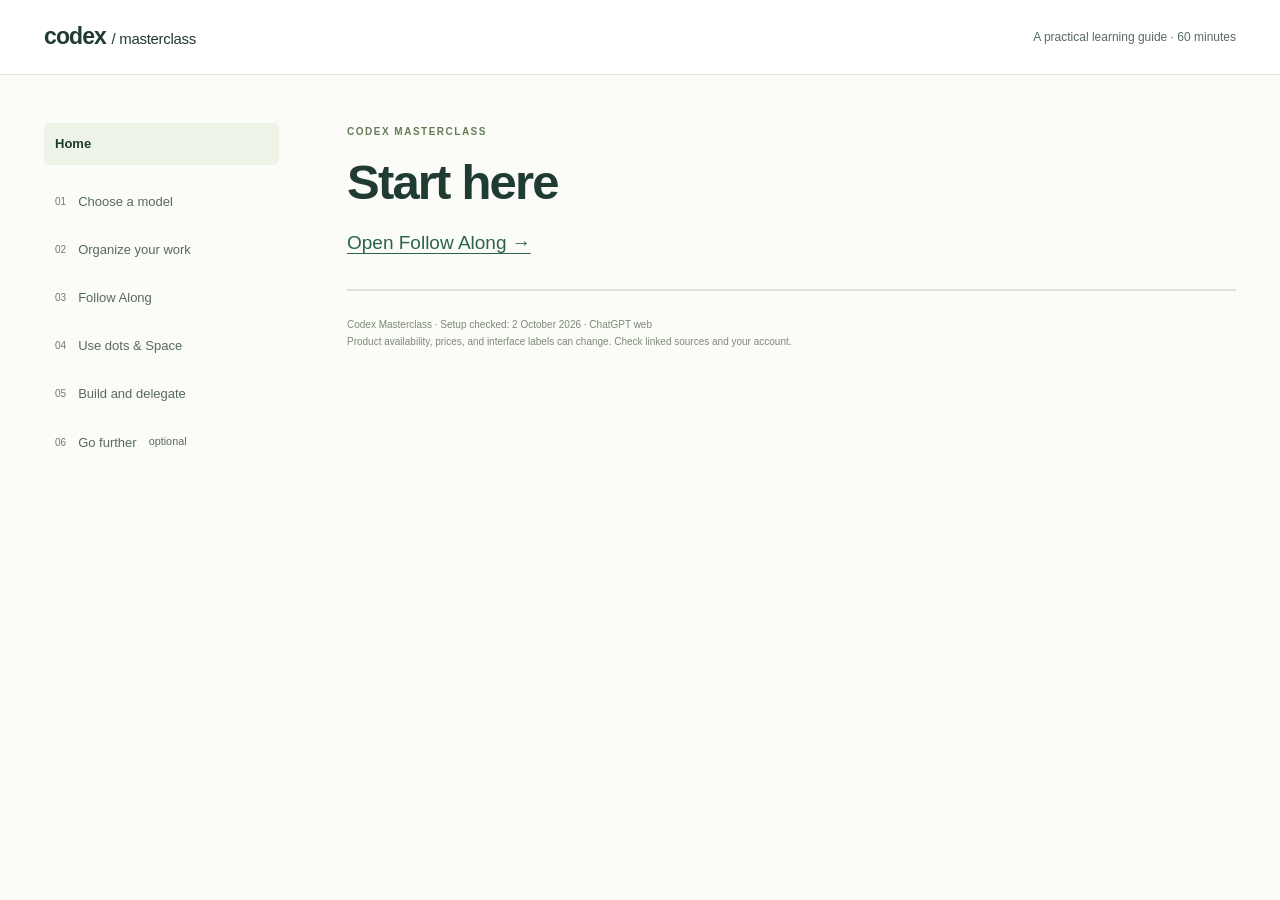
<file: index.html>
<!doctype html><html lang="en"><head><meta charset="utf-8"><meta name="viewport" content="width=device-width, initial-scale=1"><meta name="description" content="Follow along: make a Pet, create a Scheduled Task, and prepare a Codex Cloud environment."><meta name="theme-color" content="#214b3d"><title>Home · Codex Masterclass</title><link rel="stylesheet" href="styles.css"><script src="app.js" defer></script></head><body><a class="skip" href="#content">Skip to lesson</a><header class="site-header"><a class="brand" href="index.html">codex <span>/ masterclass</span></a><span class="header-note">A practical learning guide · 60 minutes</span></header><div class="layout"><aside class="sidebar"><nav class="course-nav" aria-label="Course topics"><a href="index.html" aria-current="page">Home</a><a href="models.html"><span>01</span>Choose a model</a><a href="workspace.html"><span>02</span>Organize your work</a><a href="pet.html"><span>03</span>Follow Along</a><a href="dots-space.html"><span>04</span>Use dots & Space</a><a href="build-demo.html"><span>05</span>Build and delegate</a><a href="further-uses.html"><span>06</span>Go further <small>optional</small></a></nav></aside><main id="content"><header class="page-heading"><p class="eyebrow">Codex Masterclass</p><h1>Start here</h1><p class="lead"><a href="pet.html">Open Follow Along →</a></p></header><footer class="page-footer">Codex Masterclass · Setup checked: 2 October 2026 · ChatGPT web<br>Product availability, prices, and interface labels can change. Check linked sources and your account.</footer></main></div></body></html>
</file>
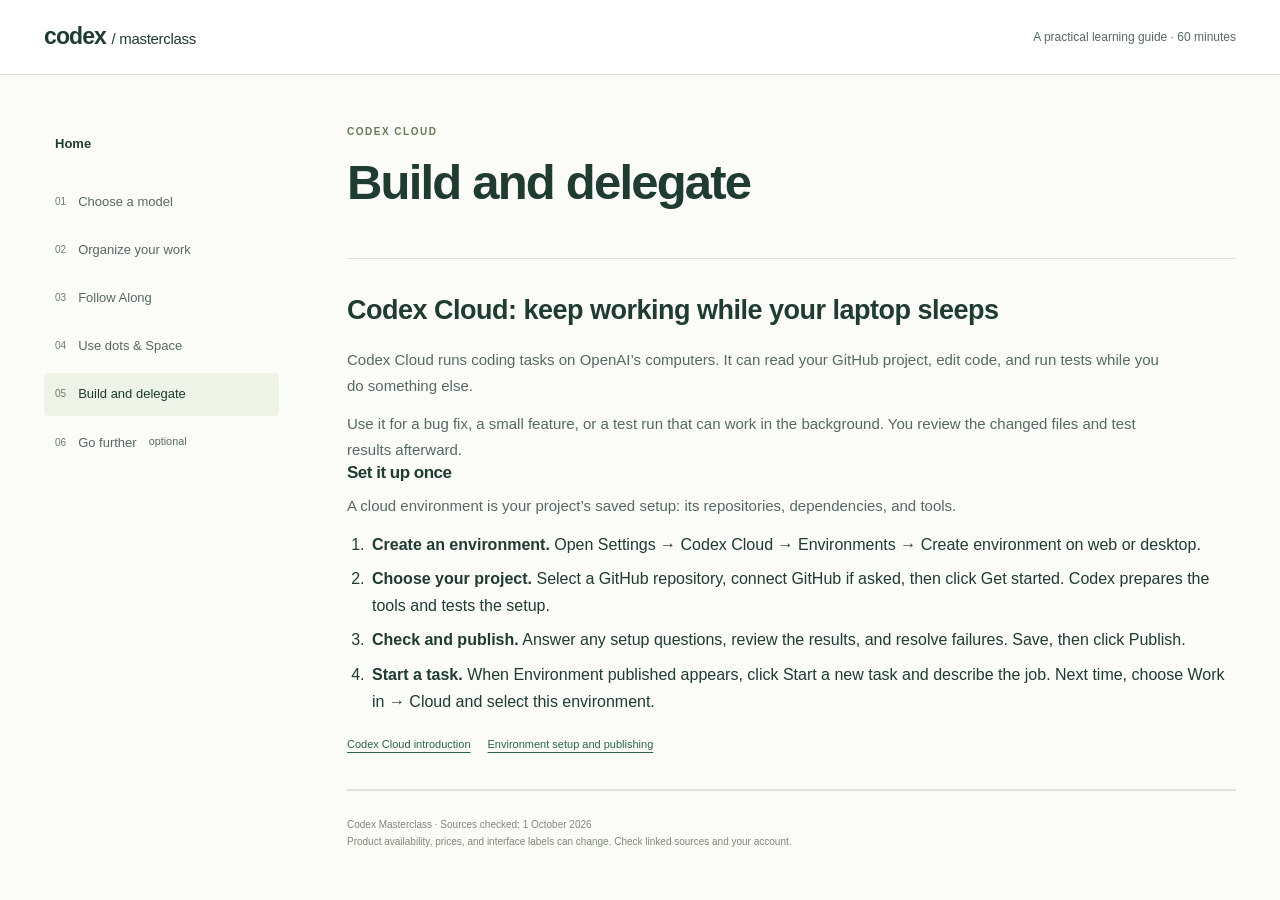
<file: build-demo.html>
<!doctype html><html lang="en"><head><meta charset="utf-8"><meta name="viewport" content="width=device-width, initial-scale=1"><meta name="description" content="Give Codex one small change, let it work in its own workspace, then check the result."><meta name="theme-color" content="#214b3d"><title>Build and delegate · Codex Masterclass</title><link rel="stylesheet" href="styles.css"><link rel="stylesheet" href="assets/reading.css"><script src="app.js" defer></script></head><body><a class="skip" href="#content">Skip to lesson</a><header class="site-header"><a class="brand" href="index.html">codex <span>/ masterclass</span></a><span class="header-note">A practical learning guide · 60 minutes</span></header><div class="layout"><aside class="sidebar"><nav class="course-nav" aria-label="Course topics"><a href="index.html">Home</a><a href="models.html"><span>01</span>Choose a model</a><a href="workspace.html"><span>02</span>Organize your work</a><a href="pet.html"><span>03</span>Follow Along</a><a href="dots-space.html"><span>04</span>Use dots & Space</a><a href="build-demo.html" aria-current="page"><span>05</span>Build and delegate</a><a href="further-uses.html"><span>06</span>Go further <small>optional</small></a></nav></aside><main id="content"><header class="page-heading"><p class="eyebrow">Codex Cloud</p><h1>Build and delegate</h1></header><section class="lesson-section" id="cloud"><h2>Codex Cloud: keep working while your laptop sleeps</h2><p>Codex Cloud runs coding tasks on OpenAI’s computers. It can read your GitHub project, edit code, and run tests while you do something else.</p><p>Use it for a bug fix, a small feature, or a test run that can work in the background. You review the changed files and test results afterward.</p><h3>Set it up once</h3><p>A cloud environment is your project’s saved setup: its repositories, dependencies, and tools.</p><ol><li><strong>Create an environment.</strong> Open Settings → Codex Cloud → Environments → Create environment on web or desktop.</li><li><strong>Choose your project.</strong> Select a GitHub repository, connect GitHub if asked, then click Get started. Codex prepares the tools and tests the setup.</li><li><strong>Check and publish.</strong> Answer any setup questions, review the results, and resolve failures. Save, then click Publish.</li><li><strong>Start a task.</strong> When Environment published appears, click Start a new task and describe the job. Next time, choose Work in → Cloud and select this environment.</li></ol><div class="sources"><a href="https://learn.chatgpt.com/docs/cloud">Codex Cloud introduction</a><a href="https://learn.chatgpt.com/docs/environments/cloud-environments">Environment setup and publishing</a></div></section><footer class="page-footer">Codex Masterclass · Sources checked: 1 October 2026<br>Product availability, prices, and interface labels can change. Check linked sources and your account.</footer></main></div></body></html>
</file>
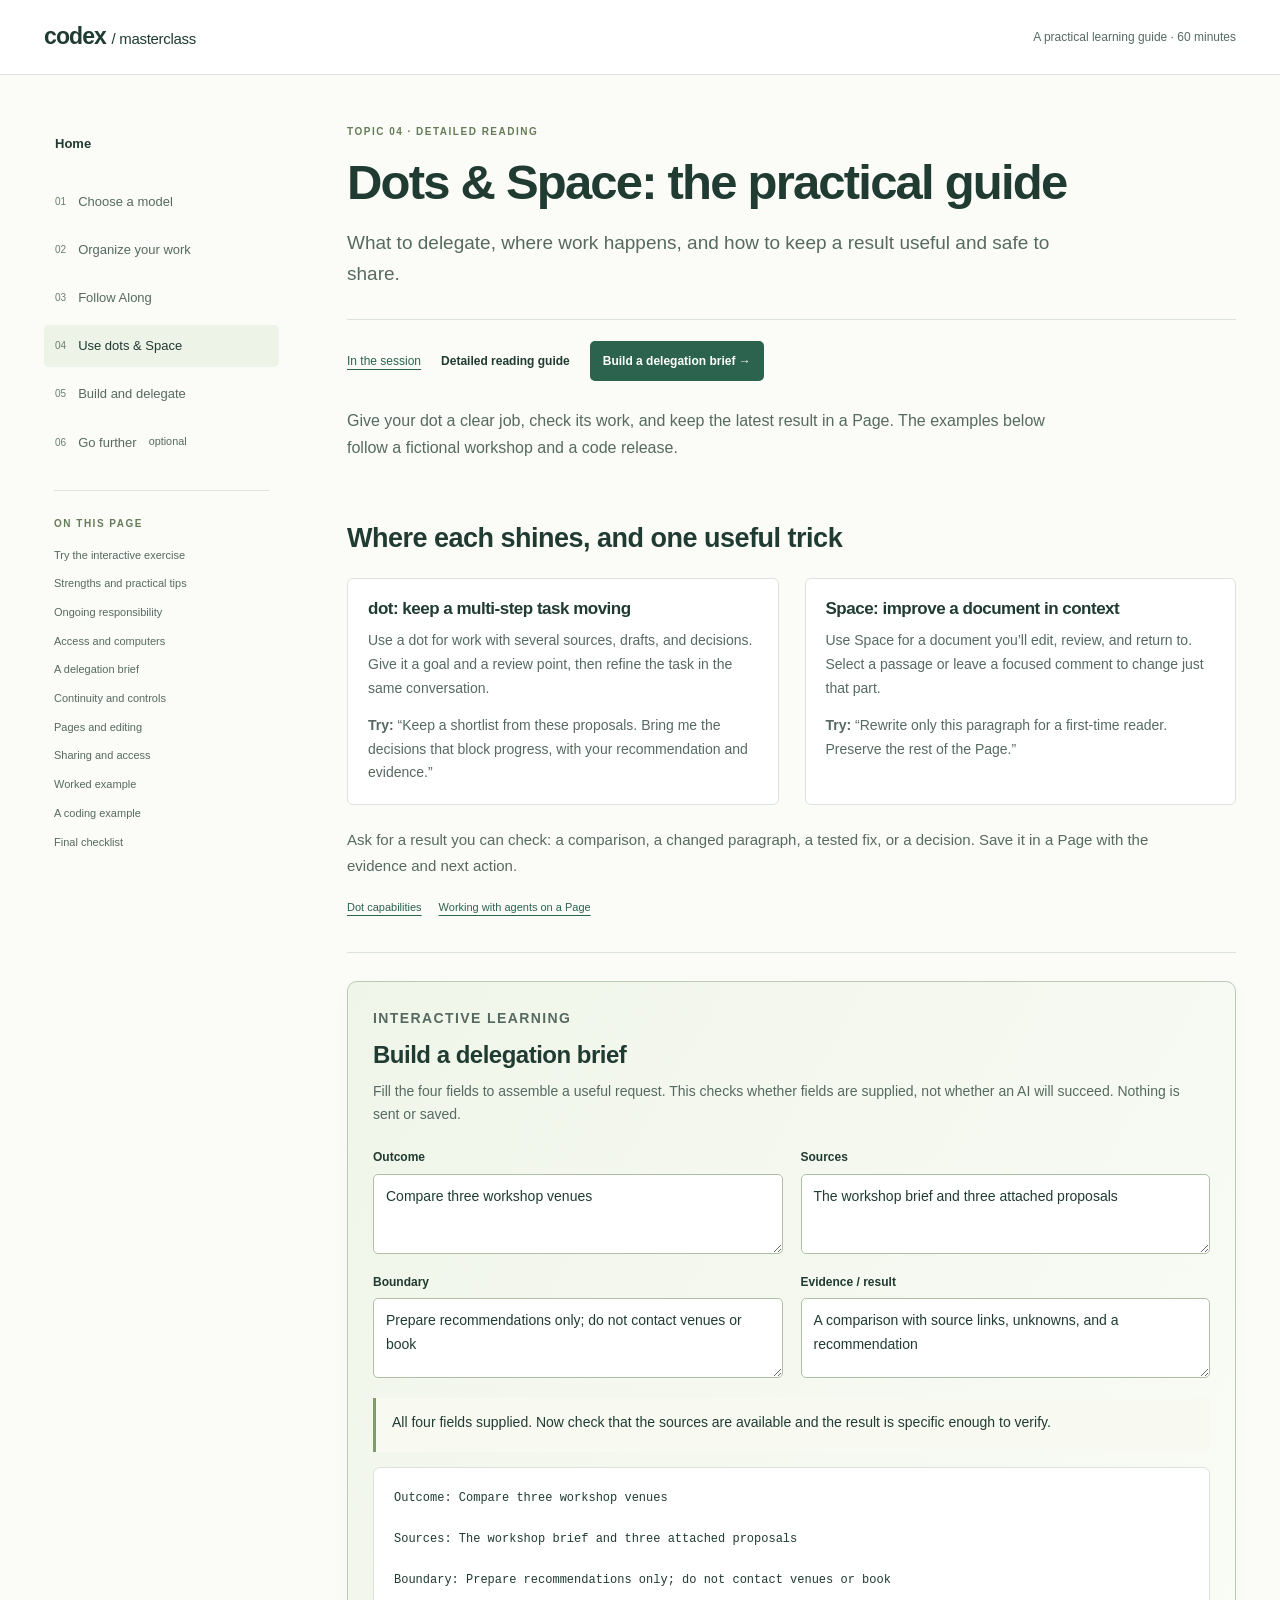
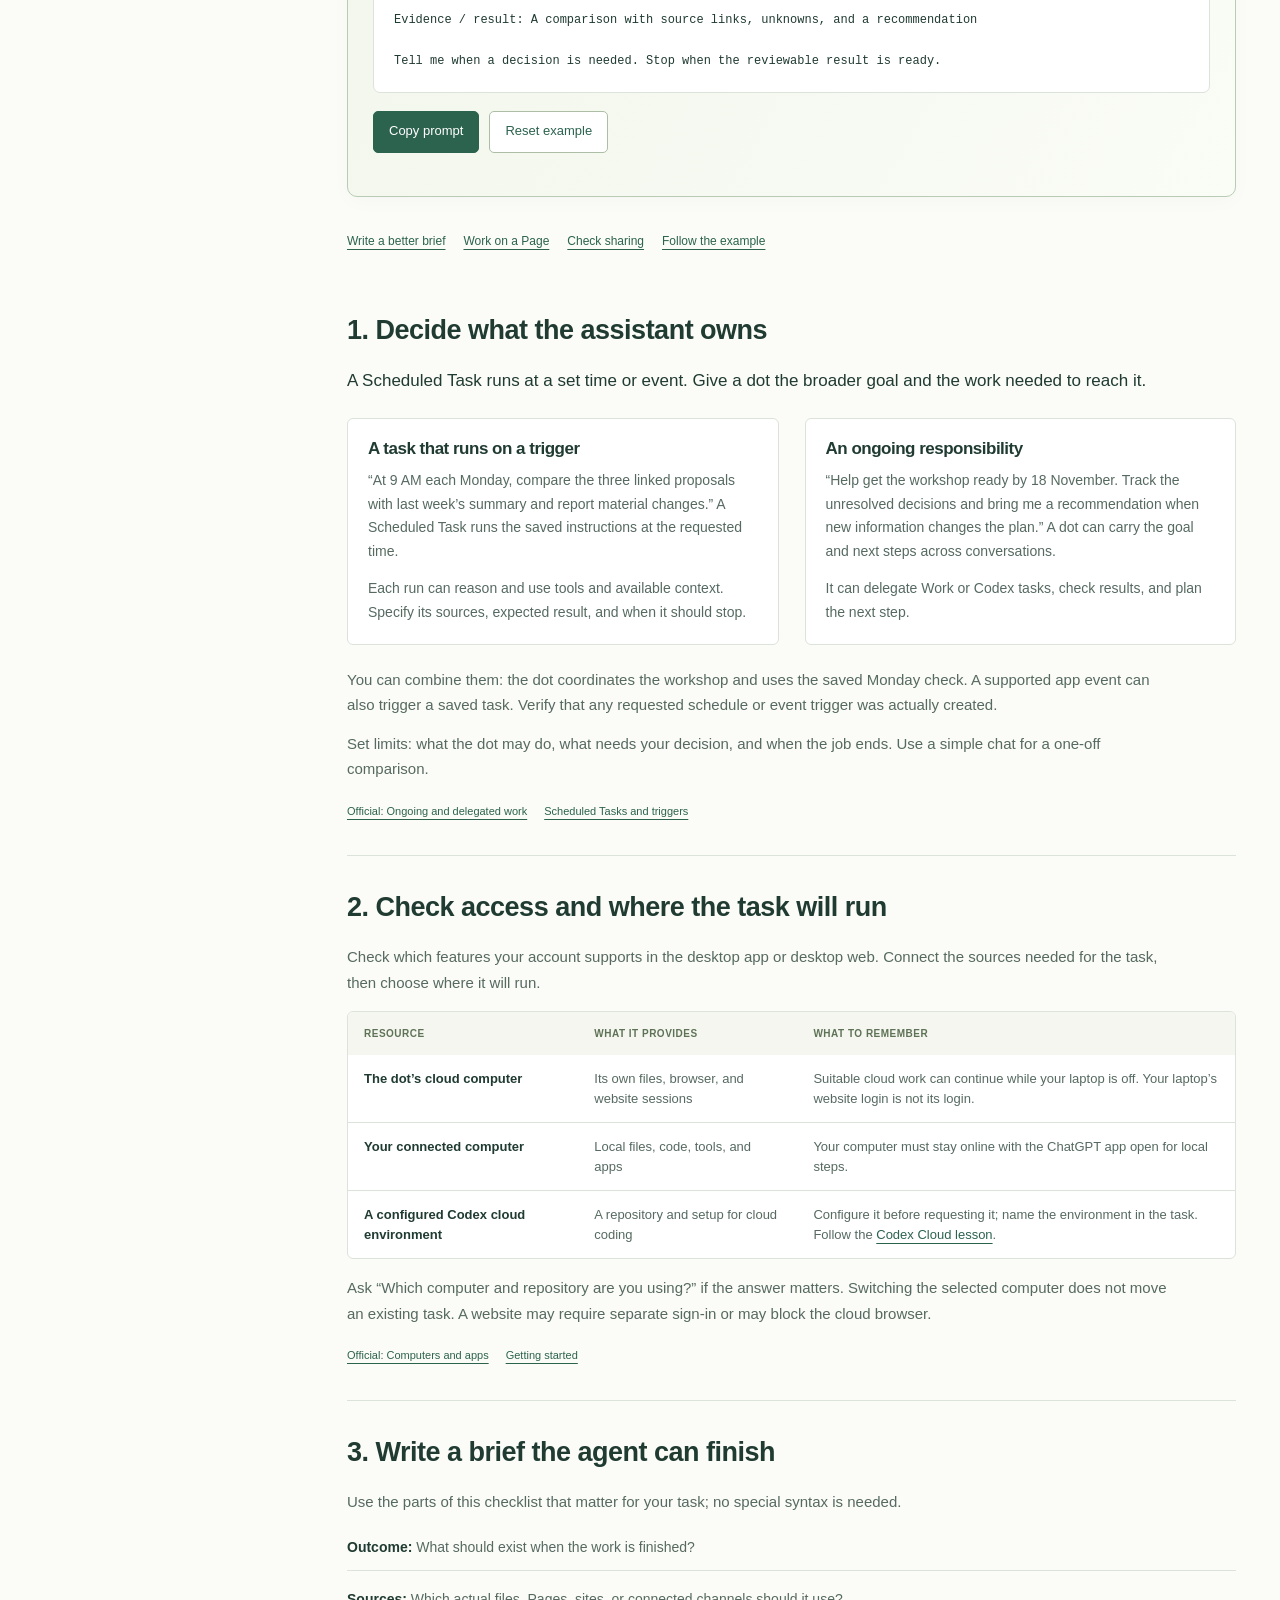
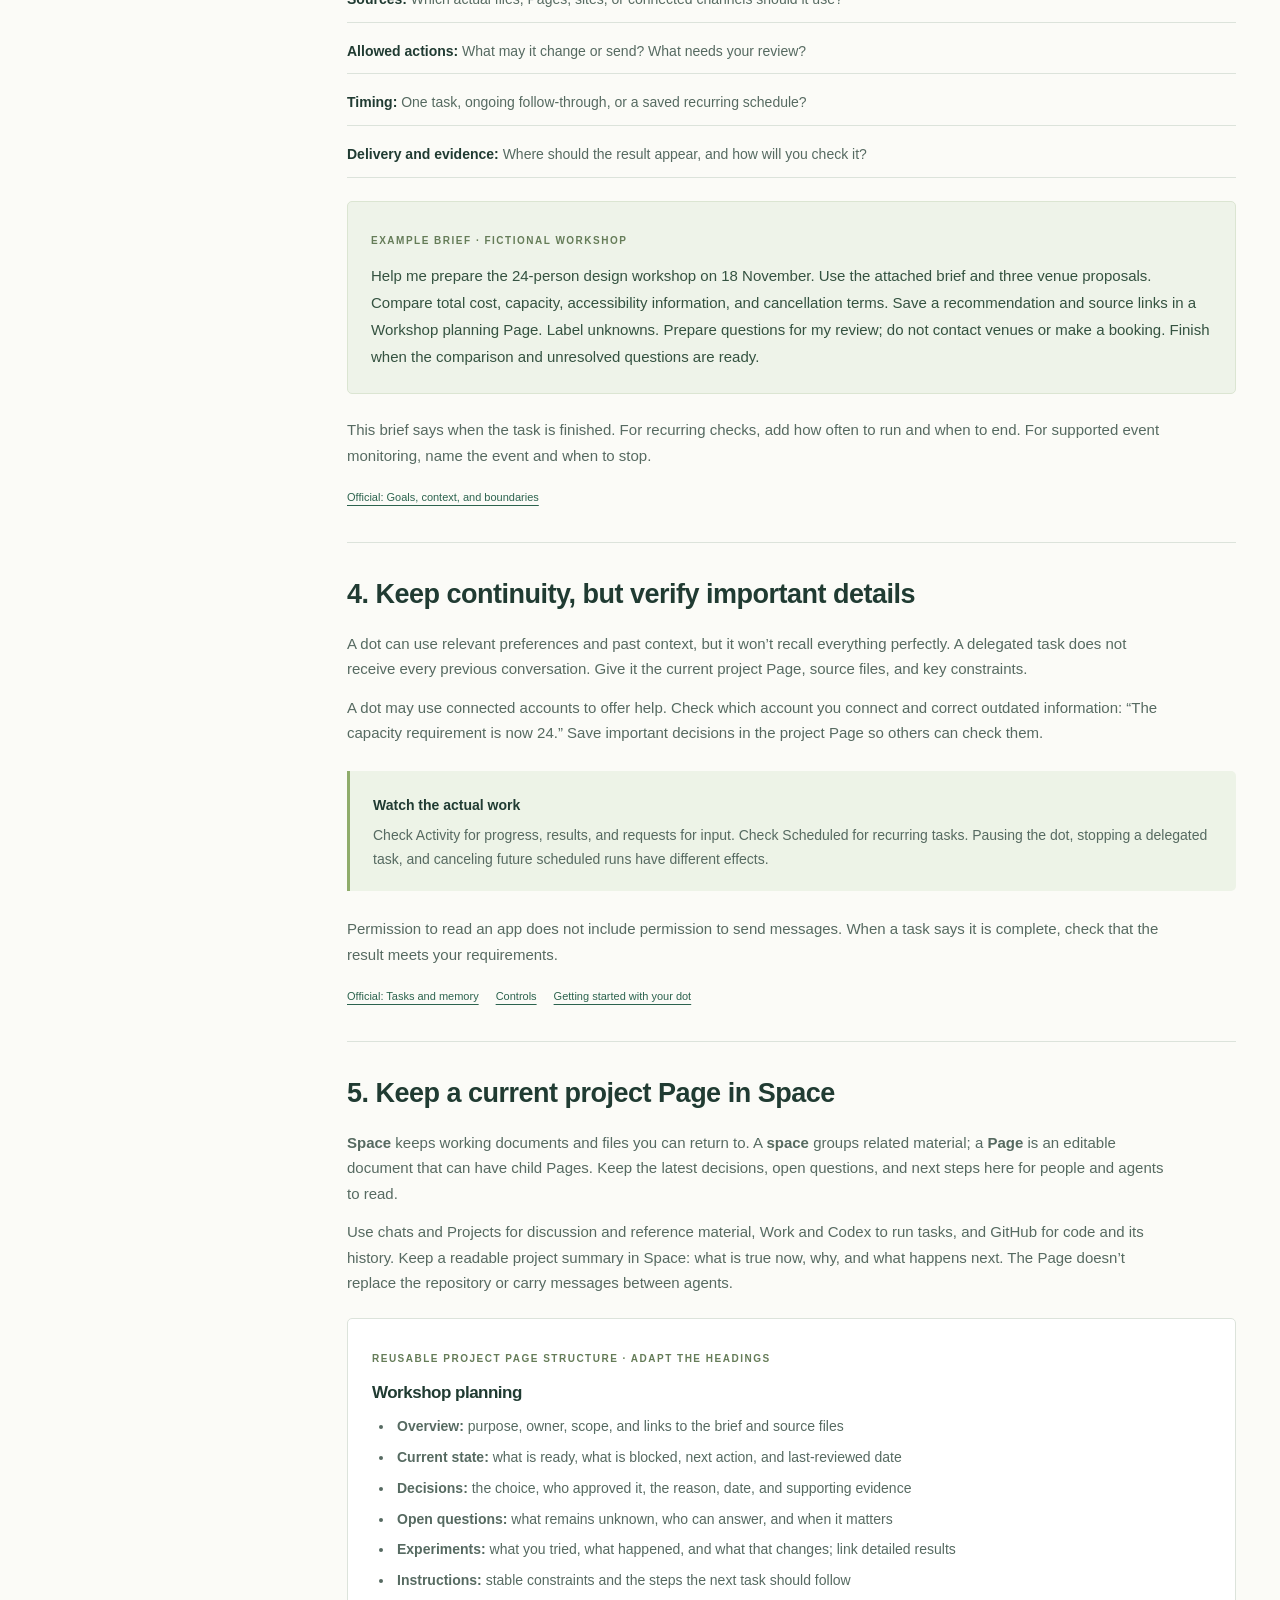
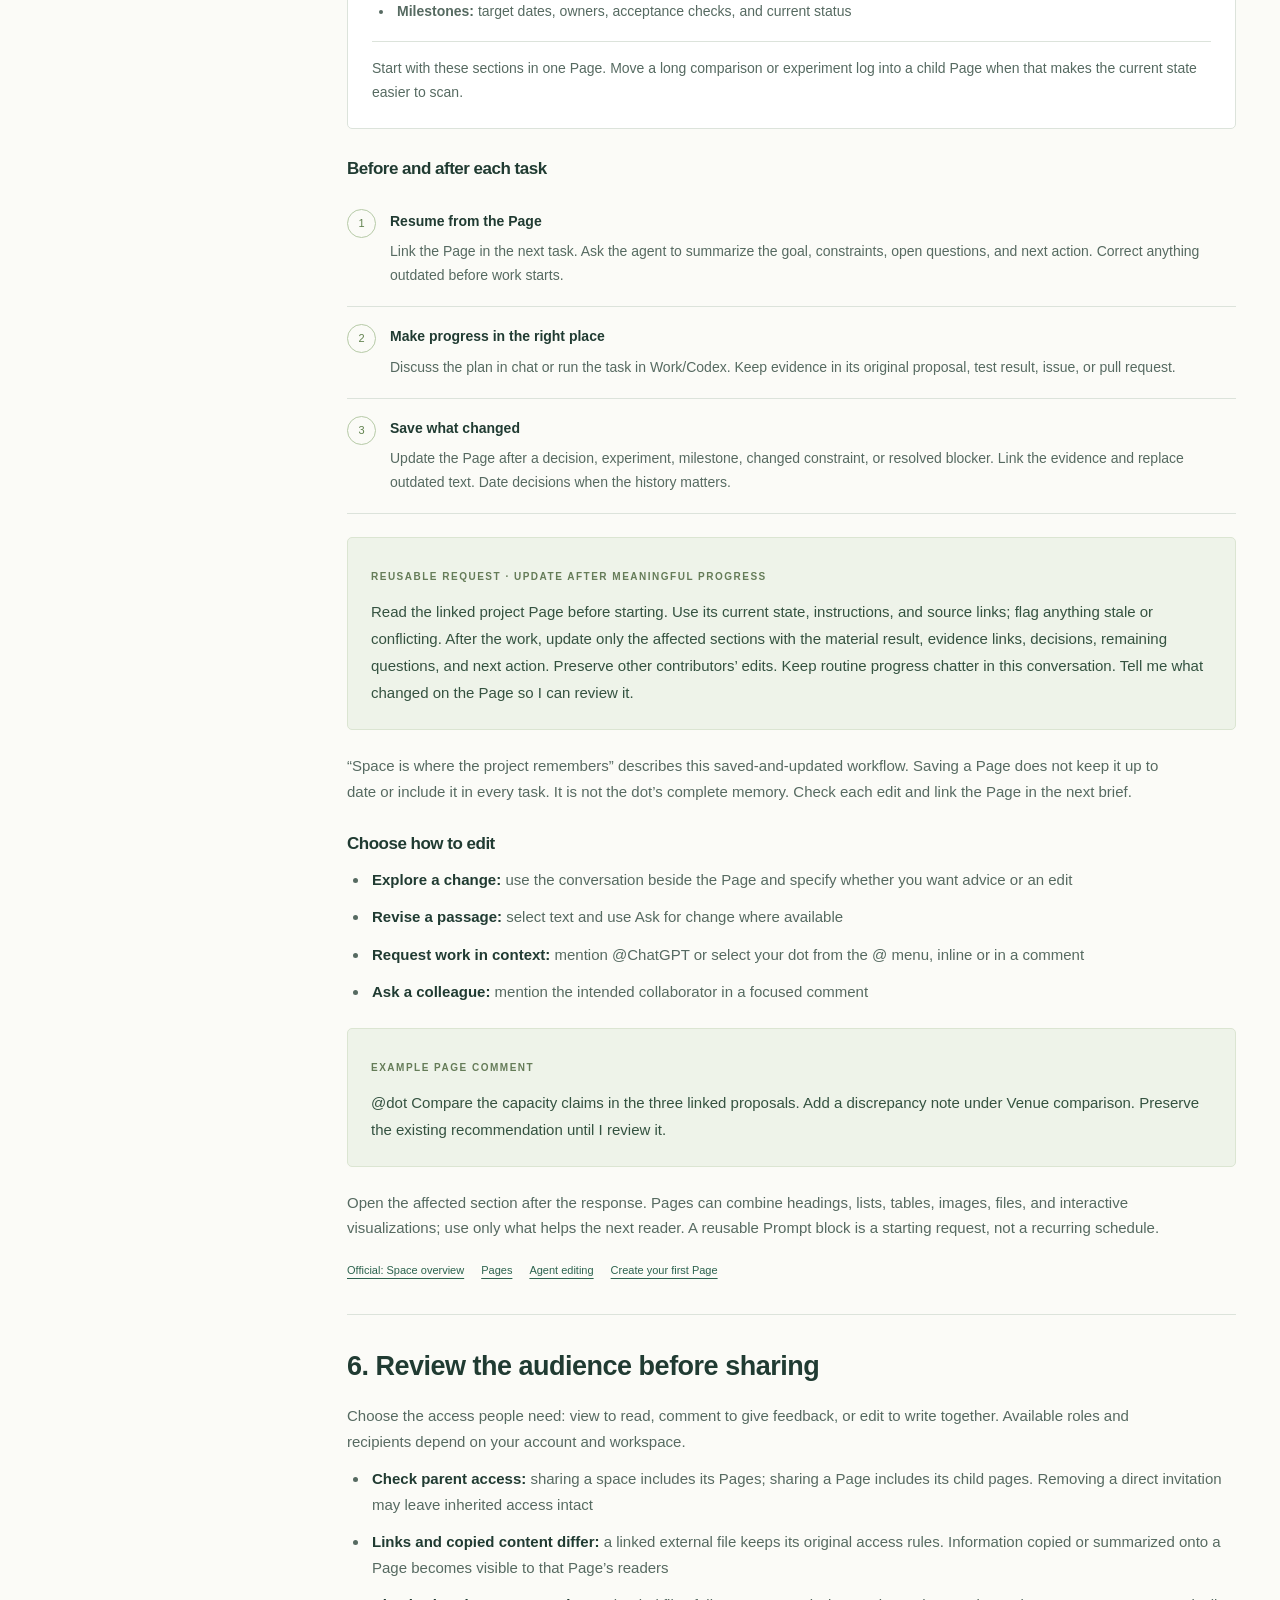
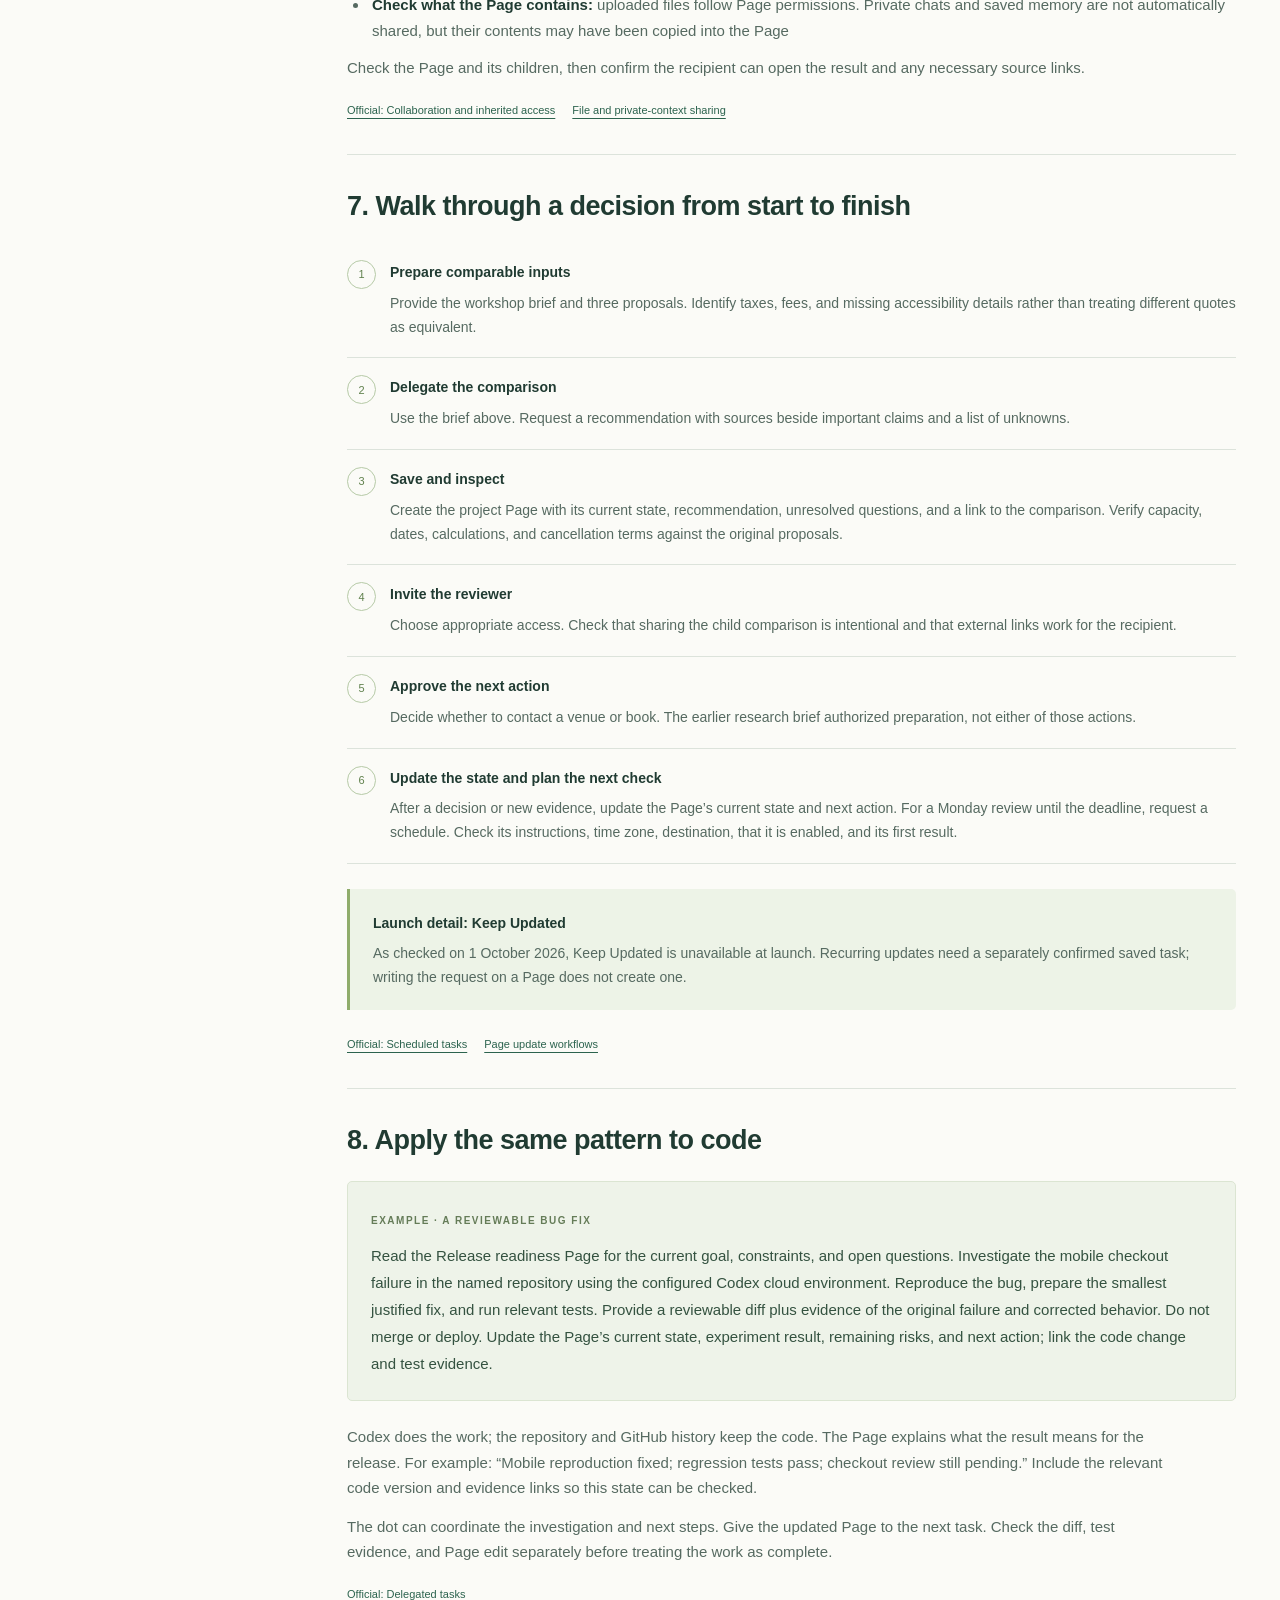
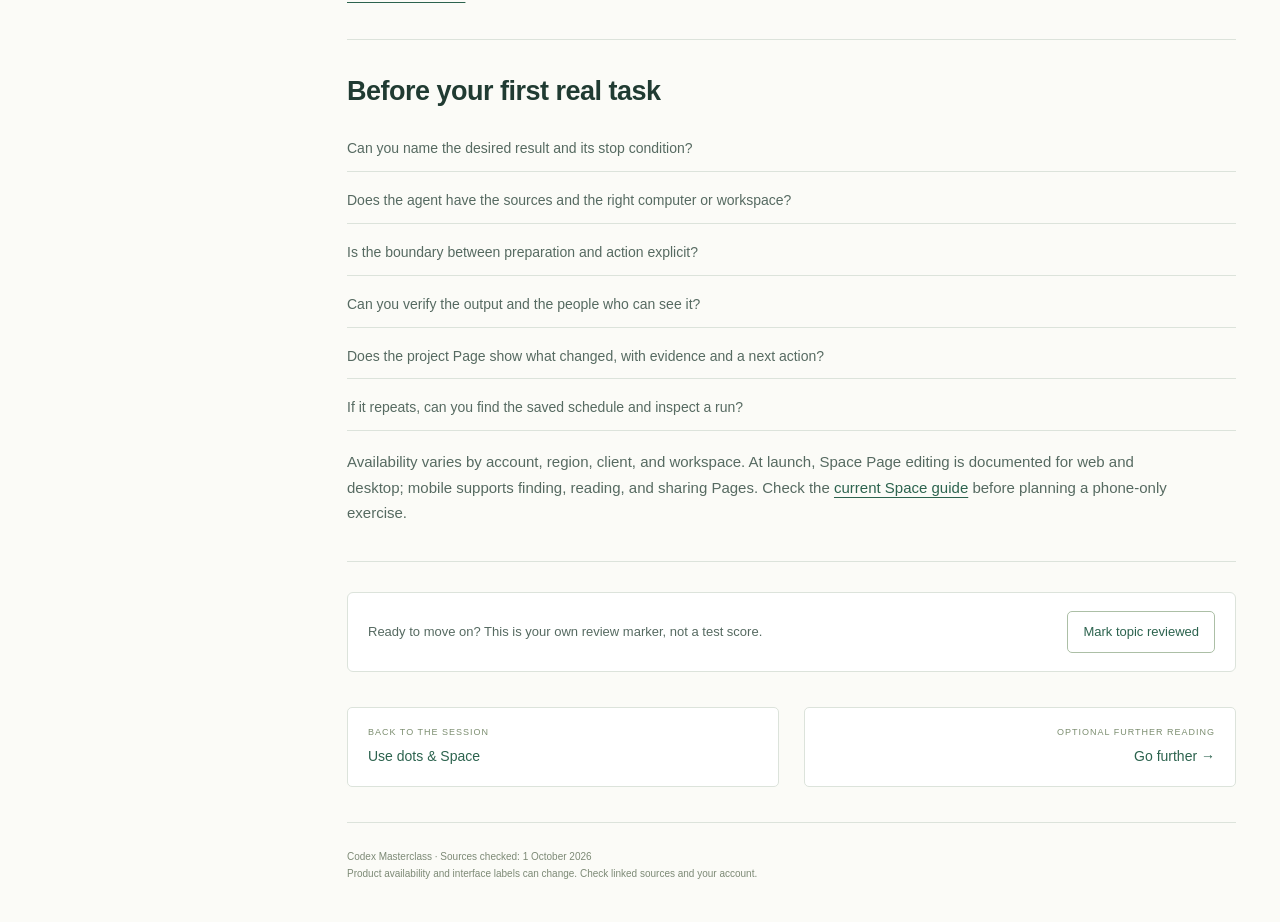
<file: dots-space-guide.html>
<!doctype html>
<html lang="en"><head><meta charset="utf-8"><meta name="viewport" content="width=device-width, initial-scale=1"><meta name="description" content="What to delegate, where work happens, and how to keep a result useful and safe to share."><meta name="theme-color" content="#214b3d"><title>Dots &amp; Space: the practical guide · Codex Masterclass</title><link rel="stylesheet" href="styles.css"><link rel="stylesheet" href="assets/reading.css"><script src="app.js" defer></script><link rel="stylesheet" href="assets/workbook.css?v=2"><link rel="stylesheet" href="assets/workbook-tools.css?v=2"><script src="assets/workbook.js?v=3" defer></script><script src="assets/workbook-tools.js?v=3" defer></script></head>
<body><a class="skip" href="#content">Skip to lesson</a><header class="site-header"><a class="brand" href="index.html">codex <span>/ masterclass</span></a><span class="header-note">A practical learning guide · 60 minutes</span></header><div class="layout"><aside class="sidebar"><nav class="course-nav" aria-label="Course topics"><a href="index.html">Home</a><a href="models.html"><span>01</span>Choose a model</a><a href="workspace.html"><span>02</span>Organize your work</a><a href="pet.html"><span>03</span>Follow Along</a><a href="dots-space.html" aria-current="location"><span>04</span>Use dots & Space</a><a href="build-demo.html"><span>05</span>Build and delegate</a><a href="further-uses.html"><span>06</span>Go further <small>optional</small></a></nav><nav class="on-page" aria-label="On this page"><span class="eyebrow">On this page</span><a href="#strengths">Strengths and practical tips</a><a href="#ongoing">Ongoing responsibility</a><a href="#setup">Access and computers</a><a href="#delegate">A delegation brief</a><a href="#continuity">Continuity and controls</a><a href="#pages">Pages and editing</a><a href="#sharing">Sharing and access</a><a href="#walkthrough">Worked example</a><a href="#coding">A coding example</a><a href="#review">Final checklist</a></nav></aside><main id="content"><header class="page-heading"><p class="eyebrow">Topic 04 · Detailed reading</p><h1>Dots &amp; Space: the practical guide</h1><p class="lead">What to delegate, where work happens, and how to keep a result useful and safe to share.</p></header>
<nav class="reading-mode" aria-label="Lesson depth"><a href="dots-space.html">In the session</a><a href="dots-space-guide.html" aria-current="page">Detailed reading guide</a></nav>
<p class="intro">Give your dot a clear job, check its work, and keep the latest result in a Page. The examples below follow a fictional workshop and a code release.</p>
<section class="lesson-section" id="strengths"><h2>Where each shines, and one useful trick</h2><div class="two-grid"><article><h3>dot: keep a multi-step task moving</h3><p>Use a dot for work with several sources, drafts, and decisions. Give it a goal and a review point, then refine the task in the same conversation.</p><p><strong>Try:</strong> “Keep a shortlist from these proposals. Bring me the decisions that block progress, with your recommendation and evidence.”</p></article><article><h3>Space: improve a document in context</h3><p>Use Space for a document you’ll edit, review, and return to. Select a passage or leave a focused comment to change just that part.</p><p><strong>Try:</strong> “Rewrite only this paragraph for a first-time reader. Preserve the rest of the Page.”</p></article></div><p>Ask for a result you can check: a comparison, a changed paragraph, a tested fix, or a decision. Save it in a Page with the evidence and next action.</p><div class="sources"><a href="https://learn.chatgpt.com/docs/dots">Dot capabilities</a><a href="https://learn.chatgpt.com/docs/space/agents">Working with agents on a Page</a></div></section><nav class="reading-path" aria-label="Quick reading paths"><a href="#delegate">Write a better brief</a><a href="#pages">Work on a Page</a><a href="#sharing">Check sharing</a><a href="#walkthrough">Follow the example</a></nav>
<section class="lesson-section" id="ongoing"><h2>1. Decide what the assistant owns</h2><p class="section-intro">A Scheduled Task runs at a set time or event. Give a dot the broader goal and the work needed to reach it.</p><div class="two-grid"><article><h3>A task that runs on a trigger</h3><p>“At 9 AM each Monday, compare the three linked proposals with last week’s summary and report material changes.” A Scheduled Task runs the saved instructions at the requested time.</p><p>Each run can reason and use tools and available context. Specify its sources, expected result, and when it should stop.</p></article><article><h3>An ongoing responsibility</h3><p>“Help get the workshop ready by 18 November. Track the unresolved decisions and bring me a recommendation when new information changes the plan.” A dot can carry the goal and next steps across conversations.</p><p>It can delegate Work or Codex tasks, check results, and plan the next step.</p></article></div><p>You can combine them: the dot coordinates the workshop and uses the saved Monday check. A supported app event can also trigger a saved task. Verify that any requested schedule or event trigger was actually created.</p><p>Set limits: what the dot may do, what needs your decision, and when the job ends. Use a simple chat for a one-off comparison.</p><div class="sources"><a href="https://learn.chatgpt.com/docs/dots/tasks-and-memory">Official: Ongoing and delegated work</a><a href="https://learn.chatgpt.com/docs/automations">Scheduled Tasks and triggers</a></div></section>
<section class="lesson-section" id="setup"><h2>2. Check access and where the task will run</h2><p>Check which features your account supports in the desktop app or desktop web. Connect the sources needed for the task, then choose where it will run.</p><div class="table-scroll reading-table"><table><thead><tr><th>Resource</th><th>What it provides</th><th>What to remember</th></tr></thead><tbody><tr><th>The dot’s cloud computer</th><td>Its own files, browser, and website sessions</td><td>Suitable cloud work can continue while your laptop is off. Your laptop’s website login is not its login.</td></tr><tr><th>Your connected computer</th><td>Local files, code, tools, and apps</td><td>Your computer must stay online with the ChatGPT app open for local steps.</td></tr><tr><th>A configured Codex cloud environment</th><td>A repository and setup for cloud coding</td><td>Configure it before requesting it; name the environment in the task. Follow the <a href="build-demo.html#cloud">Codex Cloud lesson</a>.</td></tr></tbody></table></div><p>Ask “Which computer and repository are you using?” if the answer matters. Switching the selected computer does not move an existing task. A website may require separate sign-in or may block the cloud browser.</p><div class="sources"><a href="https://learn.chatgpt.com/docs/dots/computers-and-apps">Official: Computers and apps</a><a href="https://learn.chatgpt.com/docs/dots/getting-started">Getting started</a></div></section>
<section class="lesson-section" id="delegate"><h2>3. Write a brief the agent can finish</h2><p>Use the parts of this checklist that matter for your task; no special syntax is needed.</p><ul class="checkpoints"><li><strong>Outcome:</strong> What should exist when the work is finished?</li><li><strong>Sources:</strong> Which actual files, Pages, sites, or connected channels should it use?</li><li><strong>Allowed actions:</strong> What may it change or send? What needs your review?</li><li><strong>Timing:</strong> One task, ongoing follow-through, or a saved recurring schedule?</li><li><strong>Delivery and evidence:</strong> Where should the result appear, and how will you check it?</li></ul><div class="prompt"><span class="eyebrow">Example brief · fictional workshop</span><p>Help me prepare the 24-person design workshop on 18 November. Use the attached brief and three venue proposals. Compare total cost, capacity, accessibility information, and cancellation terms. Save a recommendation and source links in a Workshop planning Page. Label unknowns. Prepare questions for my review; do not contact venues or make a booking. Finish when the comparison and unresolved questions are ready.</p></div><p>This brief says when the task is finished. For recurring checks, add how often to run and when to end. For supported event monitoring, name the event and when to stop.</p><div class="sources"><a href="https://learn.chatgpt.com/docs/dots/getting-started">Official: Goals, context, and boundaries</a></div></section>
<section class="lesson-section" id="continuity"><h2>4. Keep continuity, but verify important details</h2><p>A dot can use relevant preferences and past context, but it won’t recall everything perfectly. A delegated task does not receive every previous conversation. Give it the current project Page, source files, and key constraints.</p><p>A dot may use connected accounts to offer help. Check which account you connect and correct outdated information: “The capacity requirement is now 24.” Save important decisions in the project Page so others can check them.</p><aside class="callout note"><strong>Watch the actual work</strong><p>Check Activity for progress, results, and requests for input. Check Scheduled for recurring tasks. Pausing the dot, stopping a delegated task, and canceling future scheduled runs have different effects.</p></aside><p>Permission to read an app does not include permission to send messages. When a task says it is complete, check that the result meets your requirements.</p><div class="sources"><a href="https://learn.chatgpt.com/docs/dots/tasks-and-memory">Official: Tasks and memory</a><a href="https://learn.chatgpt.com/docs/dots/controls">Controls</a><a href="https://help.openai.com/en/articles/20001530-getting-started-with-your-dot">Getting started with your dot</a></div></section>
<section class="lesson-section" id="pages"><h2>5. Keep a current project Page in Space</h2><p><strong>Space</strong> keeps working documents and files you can return to. A <strong>space</strong> groups related material; a <strong>Page</strong> is an editable document that can have child Pages. Keep the latest decisions, open questions, and next steps here for people and agents to read.</p><p>Use chats and Projects for discussion and reference material, Work and Codex to run tasks, and GitHub for code and its history. Keep a readable project summary in Space: what is true now, why, and what happens next. The Page doesn’t replace the repository or carry messages between agents.</p><div class="worked-example"><span class="eyebrow">Reusable project Page structure · adapt the headings</span><h3>Workshop planning</h3><ul><li><strong>Overview:</strong> purpose, owner, scope, and links to the brief and source files</li><li><strong>Current state:</strong> what is ready, what is blocked, next action, and last-reviewed date</li><li><strong>Decisions:</strong> the choice, who approved it, the reason, date, and supporting evidence</li><li><strong>Open questions:</strong> what remains unknown, who can answer, and when it matters</li><li><strong>Experiments:</strong> what you tried, what happened, and what that changes; link detailed results</li><li><strong>Instructions:</strong> stable constraints and the steps the next task should follow</li><li><strong>Milestones:</strong> target dates, owners, acceptance checks, and current status</li></ul><p class="example-result">Start with these sections in one Page. Move a long comparison or experiment log into a child Page when that makes the current state easier to scan.</p></div><h3 class="subsection">Before and after each task</h3><ol class="steps"><li><strong>Resume from the Page</strong><p>Link the Page in the next task. Ask the agent to summarize the goal, constraints, open questions, and next action. Correct anything outdated before work starts.</p></li><li><strong>Make progress in the right place</strong><p>Discuss the plan in chat or run the task in Work/Codex. Keep evidence in its original proposal, test result, issue, or pull request.</p></li><li><strong>Save what changed</strong><p>Update the Page after a decision, experiment, milestone, changed constraint, or resolved blocker. Link the evidence and replace outdated text. Date decisions when the history matters.</p></li></ol><div class="prompt"><span class="eyebrow">Reusable request · update after meaningful progress</span><p>Read the linked project Page before starting. Use its current state, instructions, and source links; flag anything stale or conflicting. After the work, update only the affected sections with the material result, evidence links, decisions, remaining questions, and next action. Preserve other contributors’ edits. Keep routine progress chatter in this conversation. Tell me what changed on the Page so I can review it.</p></div><p>“Space is where the project remembers” describes this saved-and-updated workflow. Saving a Page does not keep it up to date or include it in every task. It is not the dot’s complete memory. Check each edit and link the Page in the next brief.</p>
<h3 class="subsection">Choose how to edit</h3><ul class="reading-list"><li><strong>Explore a change:</strong> use the conversation beside the Page and specify whether you want advice or an edit</li><li><strong>Revise a passage:</strong> select text and use Ask for change where available</li><li><strong>Request work in context:</strong> mention @ChatGPT or select your dot from the @ menu, inline or in a comment</li><li><strong>Ask a colleague:</strong> mention the intended collaborator in a focused comment</li></ul><div class="prompt"><span class="eyebrow">Example Page comment</span><p>@dot Compare the capacity claims in the three linked proposals. Add a discrepancy note under Venue comparison. Preserve the existing recommendation until I review it.</p></div><p>Open the affected section after the response. Pages can combine headings, lists, tables, images, files, and interactive visualizations; use only what helps the next reader. A reusable Prompt block is a starting request, not a recurring schedule.</p><div class="sources"><a href="https://learn.chatgpt.com/docs/space">Official: Space overview</a><a href="https://learn.chatgpt.com/docs/space/pages">Pages</a><a href="https://learn.chatgpt.com/docs/space/agents">Agent editing</a><a href="https://learn.chatgpt.com/docs/space/getting-started">Create your first Page</a></div></section>
<section class="lesson-section" id="sharing"><h2>6. Review the audience before sharing</h2><p>Choose the access people need: view to read, comment to give feedback, or edit to write together. Available roles and recipients depend on your account and workspace.</p><ul class="reading-list"><li><strong>Check parent access:</strong> sharing a space includes its Pages; sharing a Page includes its child pages. Removing a direct invitation may leave inherited access intact</li><li><strong>Links and copied content differ:</strong> a linked external file keeps its original access rules. Information copied or summarized onto a Page becomes visible to that Page’s readers</li><li><strong>Check what the Page contains:</strong> uploaded files follow Page permissions. Private chats and saved memory are not automatically shared, but their contents may have been copied into the Page</li></ul><p>Check the Page and its children, then confirm the recipient can open the result and any necessary source links.</p><div class="sources"><a href="https://learn.chatgpt.com/docs/space/collaboration">Official: Collaboration and inherited access</a><a href="https://help.openai.com/en/articles/20001549-getting-started-with-space-in-chatgpt">File and private-context sharing</a></div></section>
<section class="lesson-section" id="walkthrough"><h2>7. Walk through a decision from start to finish</h2><ol class="steps"><li><strong>Prepare comparable inputs</strong><p>Provide the workshop brief and three proposals. Identify taxes, fees, and missing accessibility details rather than treating different quotes as equivalent.</p></li><li><strong>Delegate the comparison</strong><p>Use the brief above. Request a recommendation with sources beside important claims and a list of unknowns.</p></li><li><strong>Save and inspect</strong><p>Create the project Page with its current state, recommendation, unresolved questions, and a link to the comparison. Verify capacity, dates, calculations, and cancellation terms against the original proposals.</p></li><li><strong>Invite the reviewer</strong><p>Choose appropriate access. Check that sharing the child comparison is intentional and that external links work for the recipient.</p></li><li><strong>Approve the next action</strong><p>Decide whether to contact a venue or book. The earlier research brief authorized preparation, not either of those actions.</p></li><li><strong>Update the state and plan the next check</strong><p>After a decision or new evidence, update the Page’s current state and next action. For a Monday review until the deadline, request a schedule. Check its instructions, time zone, destination, that it is enabled, and its first result.</p></li></ol><aside class="callout note"><strong>Launch detail: Keep Updated</strong><p>As checked on 1 October 2026, Keep Updated is unavailable at launch. Recurring updates need a separately confirmed saved task; writing the request on a Page does not create one.</p></aside><div class="sources"><a href="https://learn.chatgpt.com/docs/automations">Official: Scheduled tasks</a><a href="https://learn.chatgpt.com/docs/space/agents">Page update workflows</a></div></section>
<section class="lesson-section" id="coding"><h2>8. Apply the same pattern to code</h2><div class="prompt"><span class="eyebrow">Example · a reviewable bug fix</span><p>Read the Release readiness Page for the current goal, constraints, and open questions. Investigate the mobile checkout failure in the named repository using the configured Codex cloud environment. Reproduce the bug, prepare the smallest justified fix, and run relevant tests. Provide a reviewable diff plus evidence of the original failure and corrected behavior. Do not merge or deploy. Update the Page’s current state, experiment result, remaining risks, and next action; link the code change and test evidence.</p></div><p>Codex does the work; the repository and GitHub history keep the code. The Page explains what the result means for the release. For example: “Mobile reproduction fixed; regression tests pass; checkout review still pending.” Include the relevant code version and evidence links so this state can be checked.</p><p>The dot can coordinate the investigation and next steps. Give the updated Page to the next task. Check the diff, test evidence, and Page edit separately before treating the work as complete.</p><div class="sources"><a href="https://learn.chatgpt.com/docs/dots/tasks-and-memory">Official: Delegated tasks</a></div></section>
<section class="lesson-section" id="review"><h2>Before your first real task</h2><ul class="checkpoints"><li>Can you name the desired result and its stop condition?</li><li>Does the agent have the sources and the right computer or workspace?</li><li>Is the boundary between preparation and action explicit?</li><li>Can you verify the output and the people who can see it?</li><li>Does the project Page show what changed, with evidence and a next action?</li><li>If it repeats, can you find the saved schedule and inspect a run?</li></ul><p class="source-note">Availability varies by account, region, client, and workspace. At launch, Space Page editing is documented for web and desktop; mobile supports finding, reading, and sharing Pages. Check the <a href="https://help.openai.com/en/articles/20001549-getting-started-with-space-in-chatgpt">current Space guide</a> before planning a phone-only exercise.</p></section>
<nav class="page-turn" aria-label="Continue learning"><a href="dots-space.html"><small>Back to the session</small>Use dots & Space</a><a href="further-uses.html"><small>Optional further reading</small>Go further <span aria-hidden="true">→</span></a></nav><footer class="page-footer">Codex Masterclass · Sources checked: 1 October 2026<br>Product availability and interface labels can change. Check linked sources and your account.</footer></main></div></body></html>
</file>
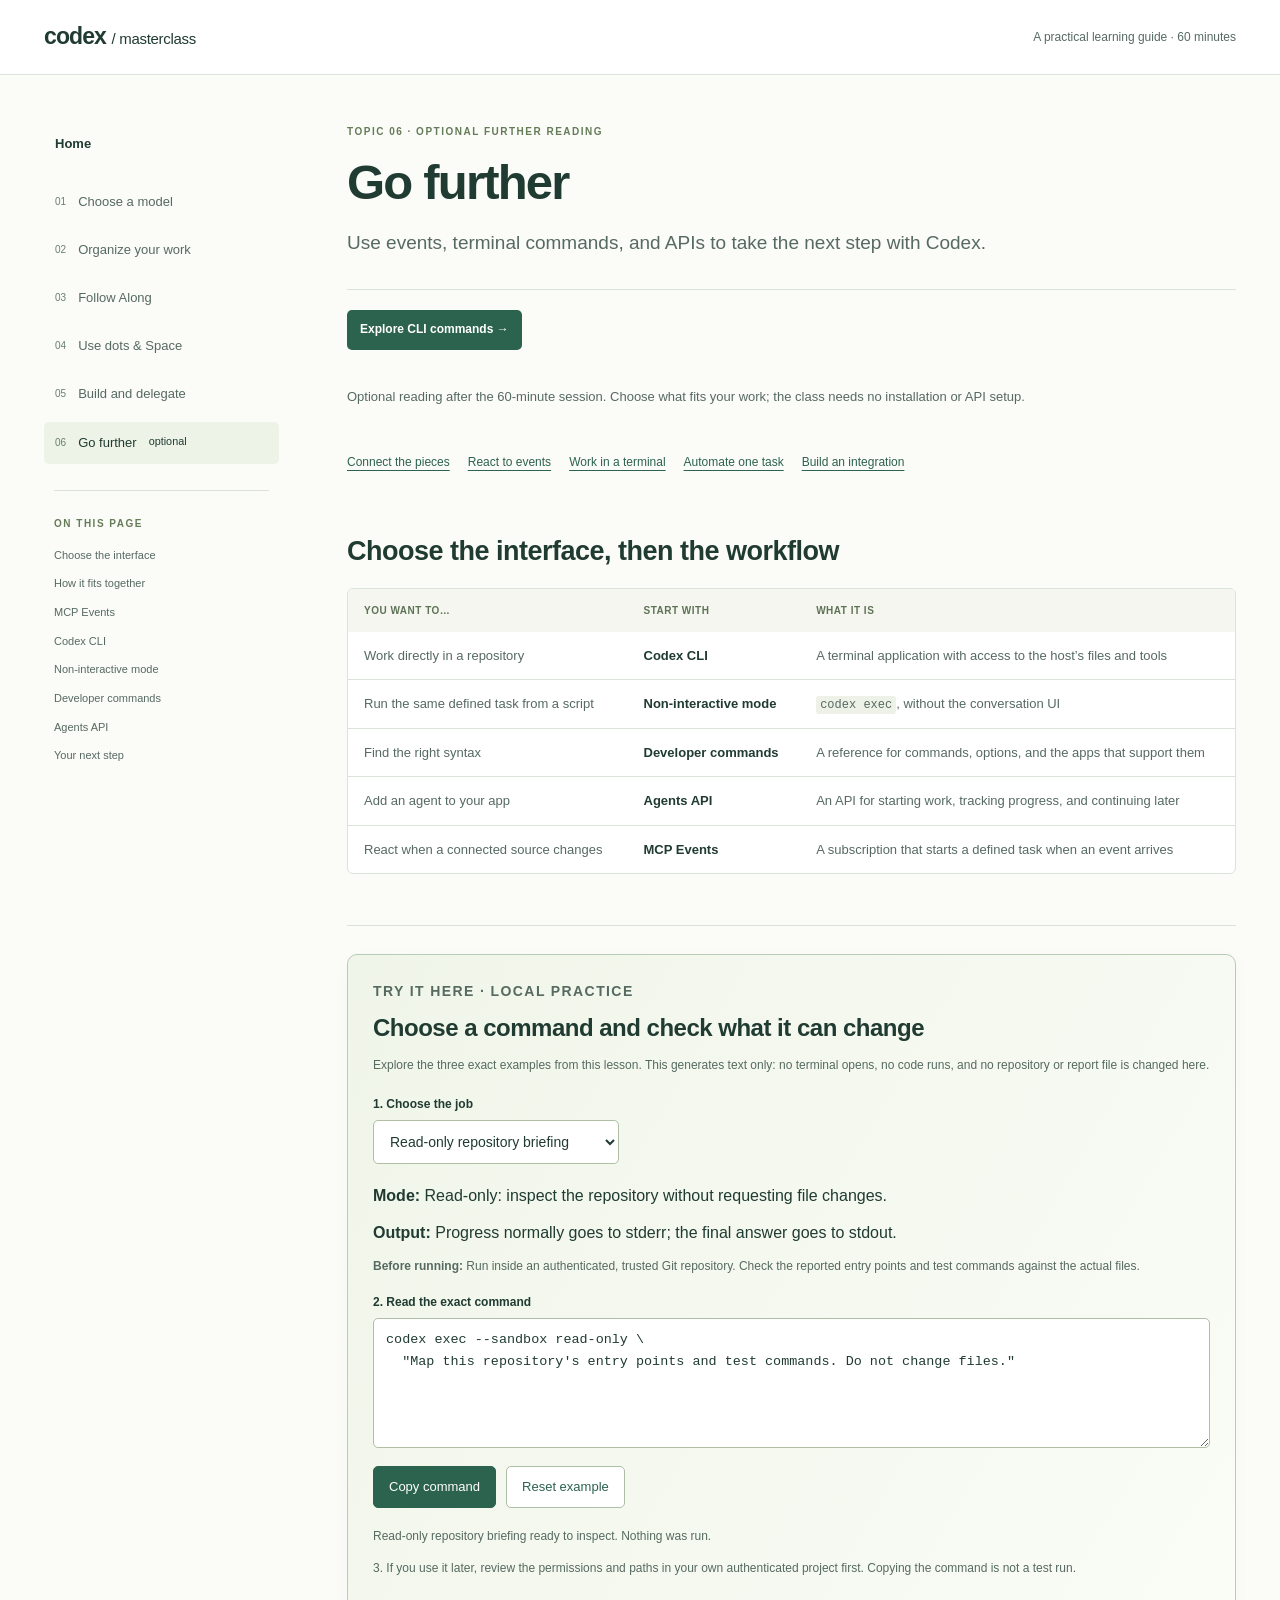
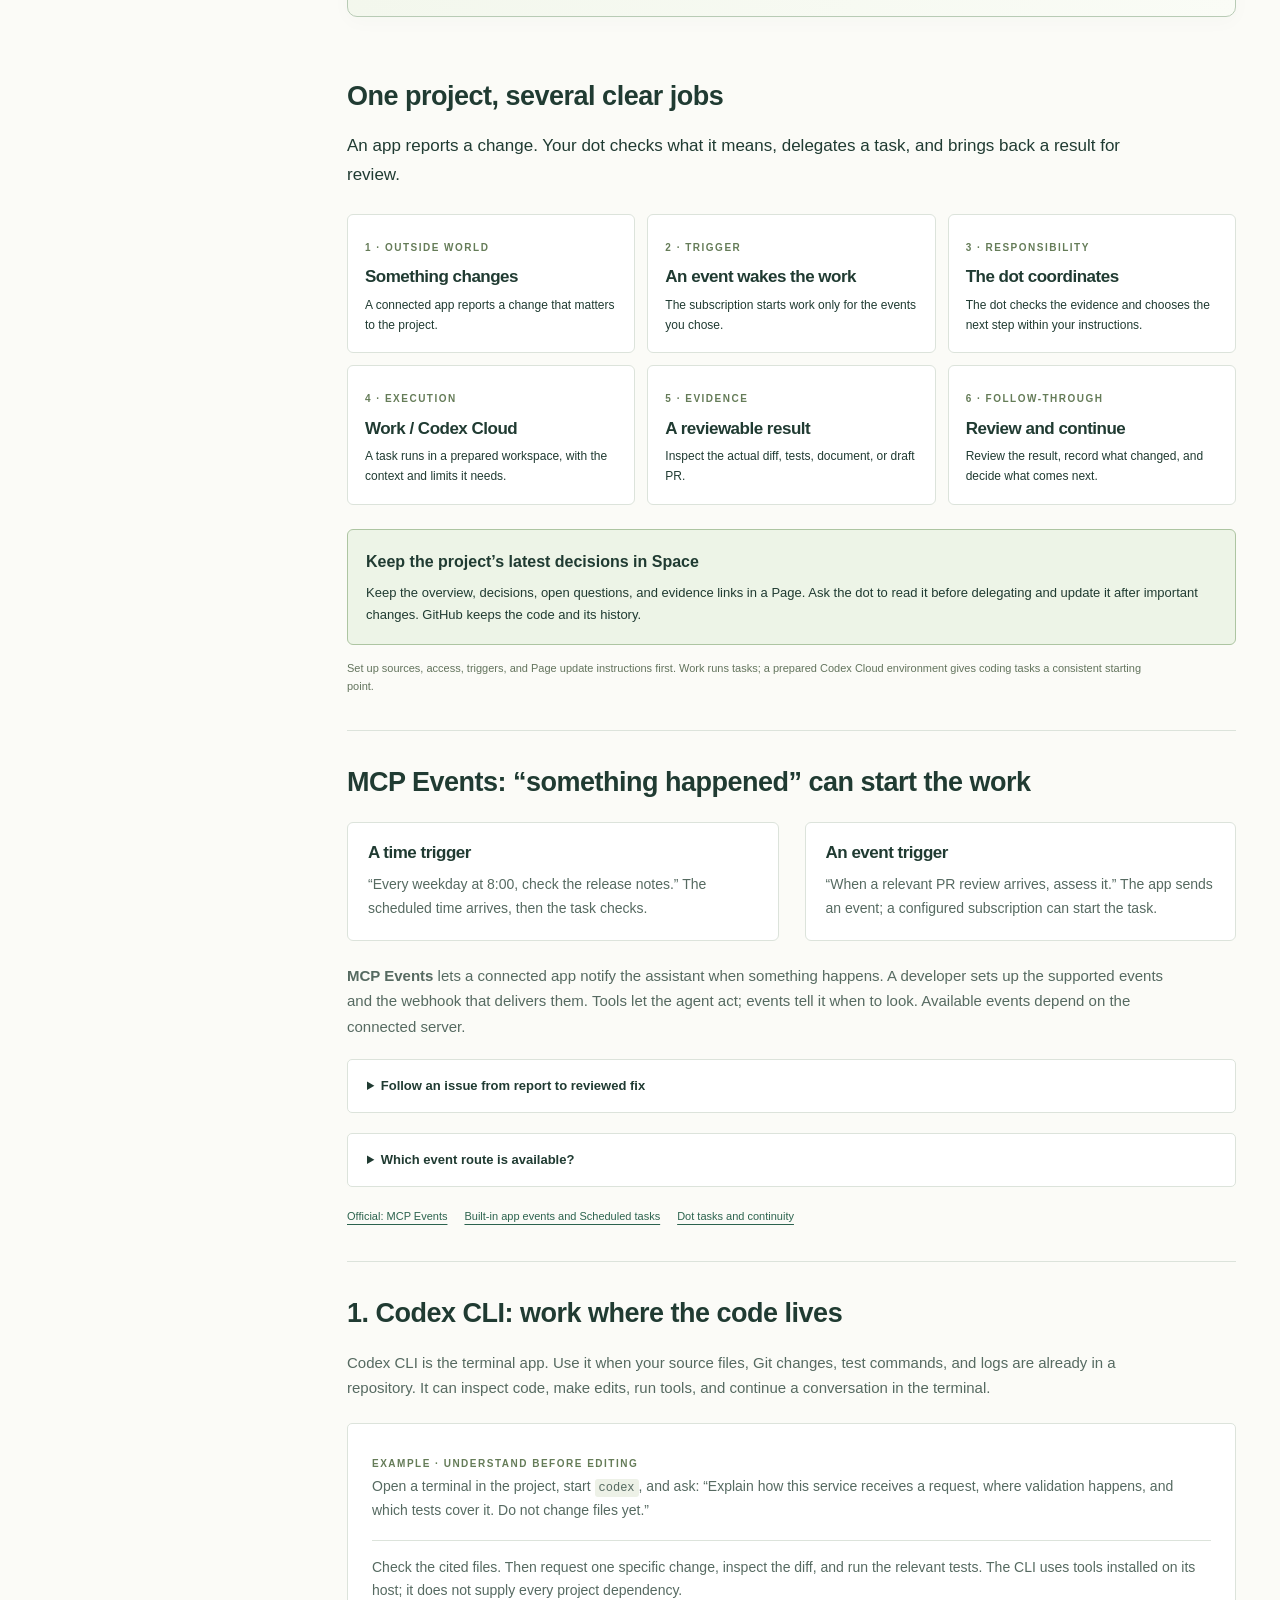
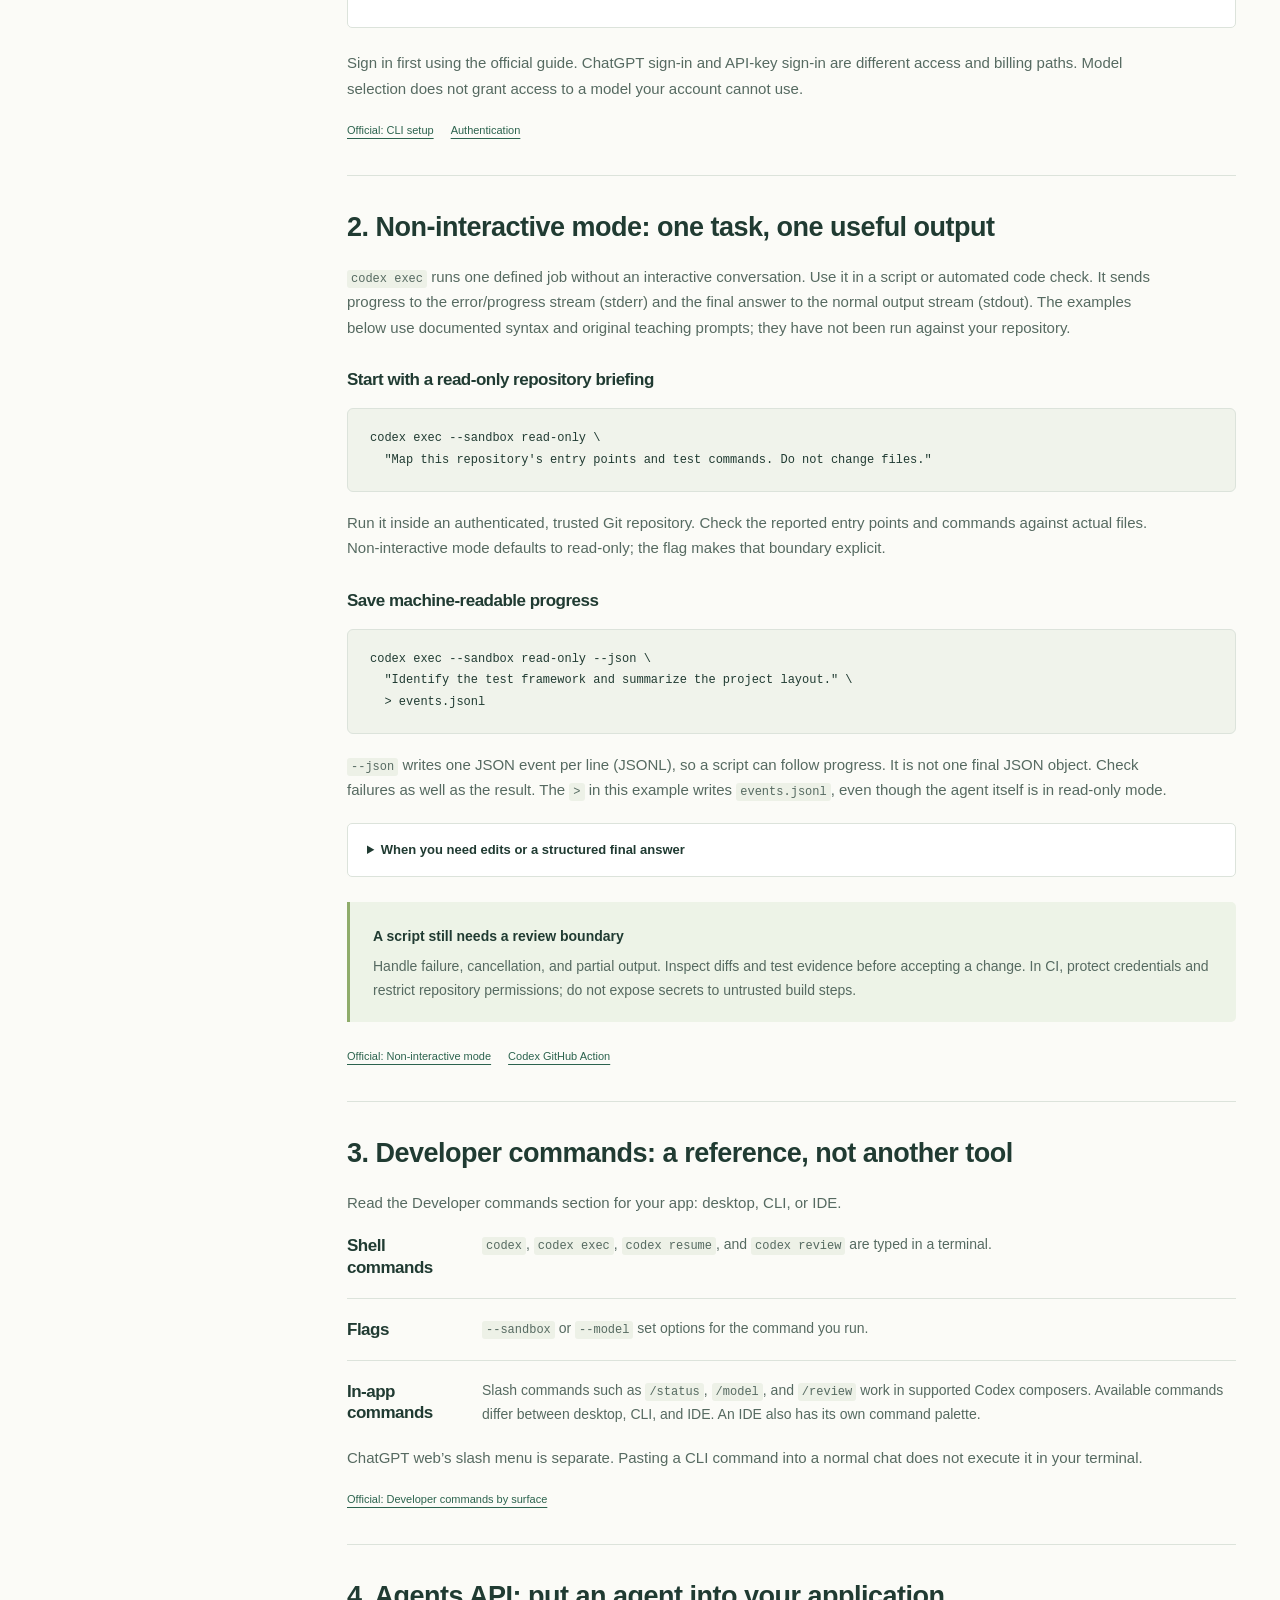
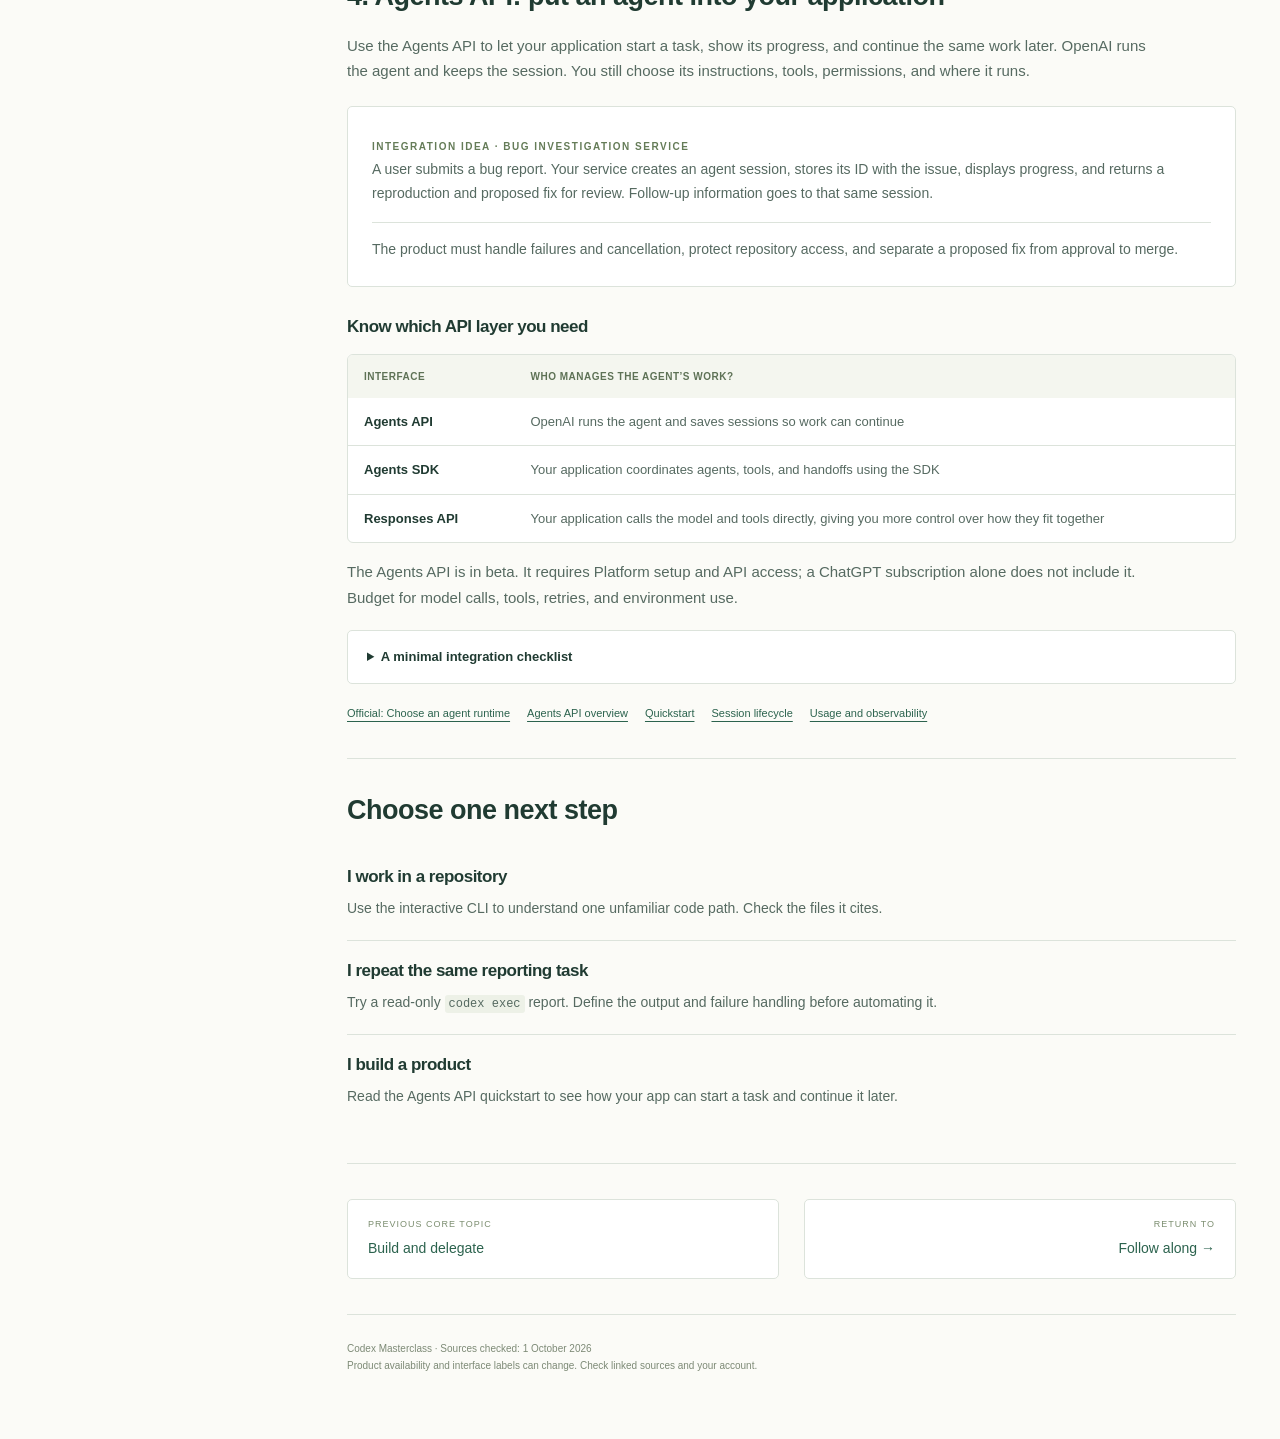
<file: further-uses.html>
<!doctype html>
<html lang="en"><head><meta charset="utf-8"><meta name="viewport" content="width=device-width, initial-scale=1"><meta name="description" content="Use events, terminal commands, and APIs to take the next step with Codex."><meta name="theme-color" content="#214b3d"><title>Go further · Codex Masterclass</title><link rel="stylesheet" href="styles.css"><link rel="stylesheet" href="assets/reading.css"><script src="app.js" defer></script><link rel="stylesheet" href="assets/workbook.css?v=2"><link rel="stylesheet" href="assets/workbook-tools.css?v=2"><script src="assets/workbook.js?v=3" defer></script><script src="assets/workbook-tools.js?v=3" defer></script><link rel="stylesheet" href="assets/cloud-learning.css?v=1"></head>
<body><a class="skip" href="#content">Skip to lesson</a><header class="site-header"><a class="brand" href="index.html">codex <span>/ masterclass</span></a><span class="header-note">A practical learning guide · 60 minutes</span></header><div class="layout"><aside class="sidebar"><nav class="course-nav" aria-label="Course topics"><a href="index.html">Home</a><a href="models.html"><span>01</span>Choose a model</a><a href="workspace.html"><span>02</span>Organize your work</a><a href="pet.html"><span>03</span>Follow Along</a><a href="dots-space.html"><span>04</span>Use dots & Space</a><a href="build-demo.html"><span>05</span>Build and delegate</a><a href="further-uses.html" aria-current="page"><span>06</span>Go further <small>optional</small></a></nav><nav class="on-page" aria-label="On this page"><span class="eyebrow">On this page</span><a href="#map">Choose the interface</a><a href="#architecture">How it fits together</a><a href="#events">MCP Events</a><a href="#cli">Codex CLI</a><a href="#noninteractive">Non-interactive mode</a><a href="#commands">Developer commands</a><a href="#api">Agents API</a><a href="#next">Your next step</a></nav></aside><main id="content"><header class="page-heading"><p class="eyebrow">Topic 06 · Optional further reading</p><h1>Go further</h1><p class="lead">Use events, terminal commands, and APIs to take the next step with Codex.</p></header>
<p class="optional-note">Optional reading after the 60-minute session. Choose what fits your work; the class needs no installation or API setup.</p>
<nav class="reading-path" aria-label="Choose a topic"><a href="#architecture">Connect the pieces</a><a href="#events">React to events</a><a href="#cli">Work in a terminal</a><a href="#noninteractive">Automate one task</a><a href="#api">Build an integration</a></nav>
<section class="lesson-section" id="map"><h2>Choose the interface, then the workflow</h2><div class="table-scroll reading-table"><table><thead><tr><th>You want to…</th><th>Start with</th><th>What it is</th></tr></thead><tbody><tr><td>Work directly in a repository</td><th>Codex CLI</th><td>A terminal application with access to the host’s files and tools</td></tr><tr><td>Run the same defined task from a script</td><th>Non-interactive mode</th><td><code>codex exec</code>, without the conversation UI</td></tr><tr><td>Find the right syntax</td><th>Developer commands</th><td>A reference for commands, options, and the apps that support them</td></tr><tr><td>Add an agent to your app</td><th>Agents API</th><td>An API for starting work, tracking progress, and continuing later</td></tr><tr><td>React when a connected source changes</td><th>MCP Events</th><td>A subscription that starts a defined task when an event arrives</td></tr></tbody></table></div></section>

<section class="lesson-section" id="architecture"><h2>One project, several clear jobs</h2><p class="section-intro">An app reports a change. Your dot checks what it means, delegates a task, and brings back a result for review.</p><div class="architecture-flow"><article><span class="eyebrow">1 · Outside world</span><h3>Something changes</h3><p>A connected app reports a change that matters to the project.</p></article><article><span class="eyebrow">2 · Trigger</span><h3>An event wakes the work</h3><p>The subscription starts work only for the events you chose.</p></article><article><span class="eyebrow">3 · Responsibility</span><h3>The dot coordinates</h3><p>The dot checks the evidence and chooses the next step within your instructions.</p></article><article><span class="eyebrow">4 · Execution</span><h3>Work / Codex Cloud</h3><p>A task runs in a prepared workspace, with the context and limits it needs.</p></article><article><span class="eyebrow">5 · Evidence</span><h3>A reviewable result</h3><p>Inspect the actual diff, tests, document, or draft PR.</p></article><article><span class="eyebrow">6 · Follow-through</span><h3>Review and continue</h3><p>Review the result, record what changed, and decide what comes next.</p></article></div><div class="architecture-context"><strong>Keep the project’s latest decisions in Space</strong><p>Keep the overview, decisions, open questions, and evidence links in a Page. Ask the dot to read it before delegating and update it after important changes. GitHub keeps the code and its history.</p></div><p class="caption">Set up sources, access, triggers, and Page update instructions first. Work runs tasks; a prepared Codex Cloud environment gives coding tasks a consistent starting point.</p></section>
<section class="lesson-section" id="events"><h2>MCP Events: “something happened” can start the work</h2><div class="two-grid"><article><h3>A time trigger</h3><p>“Every weekday at 8:00, check the release notes.” The scheduled time arrives, then the task checks.</p></article><article><h3>An event trigger</h3><p>“When a relevant PR review arrives, assess it.” The app sends an event; a configured subscription can start the task.</p></article></div><p><strong>MCP Events</strong> lets a connected app notify the assistant when something happens. A developer sets up the supported events and the webhook that delivers them. Tools let the agent act; events tell it when to look. Available events depend on the connected server.</p><details><summary>Follow an issue from report to reviewed fix</summary><p><strong>Conceptual custom-plugin example:</strong> GitHub issue created → custom MCP event → dot reads the issue and project Page → bounded Cloud task investigates and tests → draft PR, if authorized → human review → material project-state update → next action.</p><p>This needs an MCP server that advertises an issue-created event, repository access, a published Cloud environment, and explicit instructions for edits and PRs. <strong>The built-in GitHub trigger currently documents PR activity, not issue creation.</strong> For a built-in example, begin with a PR review/comment or commit update instead.</p><p>An event does not authorize a merge. Fetch the source, check relevance, avoid duplicates, and stop for review.</p></details><details><summary>Which event route is available?</summary><ul class="reading-list"><li><strong>Built-in event-triggered tasks:</strong> supported Gmail, Slack, and GitHub events on eligible web/mobile accounts. A task cannot combine an event trigger with a time schedule.</li><li><strong>Custom MCP Events:</strong> documented for Work web, desktop Work using Cloud, and dots. A developer must set up a server that supports events and webhooks.</li></ul><p>Before a demo, check which events your account and server support, then create the subscription.</p></details><div class="sources"><a href="https://developers.openai.com/plugins/build/mcp-events">Official: MCP Events</a><a href="https://learn.chatgpt.com/docs/automations">Built-in app events and Scheduled tasks</a><a href="https://learn.chatgpt.com/docs/dots/tasks-and-memory">Dot tasks and continuity</a></div></section>
<section class="lesson-section" id="cli"><h2>1. Codex CLI: work where the code lives</h2><p>Codex CLI is the terminal app. Use it when your source files, Git changes, test commands, and logs are already in a repository. It can inspect code, make edits, run tools, and continue a conversation in the terminal.</p><div class="worked-example"><span class="eyebrow">Example · understand before editing</span><p>Open a terminal in the project, start <code>codex</code>, and ask: “Explain how this service receives a request, where validation happens, and which tests cover it. Do not change files yet.”</p><p class="example-result">Check the cited files. Then request one specific change, inspect the diff, and run the relevant tests. The CLI uses tools installed on its host; it does not supply every project dependency.</p></div><p>Sign in first using the official guide. ChatGPT sign-in and API-key sign-in are different access and billing paths. Model selection does not grant access to a model your account cannot use.</p><div class="sources"><a href="https://learn.chatgpt.com/docs/codex/cli">Official: CLI setup</a><a href="https://learn.chatgpt.com/docs/auth">Authentication</a></div></section>
<section class="lesson-section" id="noninteractive"><h2>2. Non-interactive mode: one task, one useful output</h2><p><code>codex exec</code> runs one defined job without an interactive conversation. Use it in a script or automated code check. It sends progress to the error/progress stream (stderr) and the final answer to the normal output stream (stdout). The examples below use documented syntax and original teaching prompts; they have not been run against your repository.</p><h3 class="subsection">Start with a read-only repository briefing</h3><pre class="code-example"><code>codex exec --sandbox read-only \
  "Map this repository's entry points and test commands. Do not change files."</code></pre><p>Run it inside an authenticated, trusted Git repository. Check the reported entry points and commands against actual files. Non-interactive mode defaults to read-only; the flag makes that boundary explicit.</p><h3 class="subsection">Save machine-readable progress</h3><pre class="code-example"><code>codex exec --sandbox read-only --json \
  "Identify the test framework and summarize the project layout." \
  &gt; events.jsonl</code></pre><p><code>--json</code> writes one JSON event per line (JSONL), so a script can follow progress. It is not one final JSON object. Check failures as well as the result. The <code>&gt;</code> in this example writes <code>events.jsonl</code>, even though the agent itself is in read-only mode.</p><details><summary>When you need edits or a structured final answer</summary><p>Use <code>--sandbox workspace-write</code> only when local edits are intended. Give a real bug description, limit the change, and require tests:</p><pre class="code-example"><code>codex exec --sandbox workspace-write \
  "Add one regression test for the empty-input bug described in bug.md. Run the relevant test. Do not commit or push."</code></pre><p>For a final answer in a fixed format, use <code>--output-schema</code> with a JSON Schema file. Keep publishing or merging separate from generating a proposed result. The older <code>--full-auto</code> flag is deprecated.</p></details><aside class="callout note"><strong>A script still needs a review boundary</strong><p>Handle failure, cancellation, and partial output. Inspect diffs and test evidence before accepting a change. In CI, protect credentials and restrict repository permissions; do not expose secrets to untrusted build steps.</p></aside><div class="sources"><a href="https://learn.chatgpt.com/docs/non-interactive-mode">Official: Non-interactive mode</a><a href="https://learn.chatgpt.com/docs/github-action">Codex GitHub Action</a></div></section>
<section class="lesson-section" id="commands"><h2>3. Developer commands: a reference, not another tool</h2><p>Read the Developer commands section for your app: desktop, CLI, or IDE.</p><div class="concept-list"><article><h3>Shell commands</h3><p><code>codex</code>, <code>codex exec</code>, <code>codex resume</code>, and <code>codex review</code> are typed in a terminal.</p></article><article><h3>Flags</h3><p><code>--sandbox</code> or <code>--model</code> set options for the command you run.</p></article><article><h3>In-app commands</h3><p>Slash commands such as <code>/status</code>, <code>/model</code>, and <code>/review</code> work in supported Codex composers. Available commands differ between desktop, CLI, and IDE. An IDE also has its own command palette.</p></article></div><p>ChatGPT web’s slash menu is separate. Pasting a CLI command into a normal chat does not execute it in your terminal.</p><div class="sources"><a href="https://learn.chatgpt.com/docs/developer-commands">Official: Developer commands by surface</a></div></section>
<section class="lesson-section" id="api"><h2>4. Agents API: put an agent into your application</h2><p>Use the Agents API to let your application start a task, show its progress, and continue the same work later. OpenAI runs the agent and keeps the session. You still choose its instructions, tools, permissions, and where it runs.</p><div class="worked-example"><span class="eyebrow">Integration idea · bug investigation service</span><p>A user submits a bug report. Your service creates an agent session, stores its ID with the issue, displays progress, and returns a reproduction and proposed fix for review. Follow-up information goes to that same session.</p><p class="example-result">The product must handle failures and cancellation, protect repository access, and separate a proposed fix from approval to merge.</p></div><h3 class="subsection">Know which API layer you need</h3><div class="table-scroll"><table><thead><tr><th>Interface</th><th>Who manages the agent’s work?</th></tr></thead><tbody><tr><th>Agents API</th><td>OpenAI runs the agent and saves sessions so work can continue</td></tr><tr><th>Agents SDK</th><td>Your application coordinates agents, tools, and handoffs using the SDK</td></tr><tr><th>Responses API</th><td>Your application calls the model and tools directly, giving you more control over how they fit together</td></tr></tbody></table></div><p>The Agents API is in beta. It requires Platform setup and API access; a ChatGPT subscription alone does not include it. Budget for model calls, tools, retries, and environment use.</p><details><summary>A minimal integration checklist</summary><p>OpenAI’s Codex harness coordinates the agent’s steps, condenses long conversation history (compaction), and recovers interrupted work.</p><ol class="reading-list"><li>List the sources the agent can read, tools it can use, and actions needing human approval</li><li>Choose an OpenAI-hosted or appropriate self-hosted environment and its network policy</li><li>Create the session and store its ID with your application’s work item</li><li>Read progress events and check the result; a finished turn does not prove every tool succeeded</li><li>Continue the same session when needed. If the connection drops, retrieve saved state and items; do not assume missed events will replay</li></ol><p>Follow the current quickstart for beta headers and credentials. Keep API keys outside the agent sandbox and out of public source code.</p></details><div class="sources"><a href="https://developers.openai.com/api/docs/guides/agents">Official: Choose an agent runtime</a><a href="https://developers.openai.com/api/docs/guides/agents-api/overview">Agents API overview</a><a href="https://developers.openai.com/api/docs/guides/agents-api/quickstart">Quickstart</a><a href="https://developers.openai.com/api/docs/guides/agents-api/sessions">Session lifecycle</a><a href="https://developers.openai.com/api/docs/guides/agents-api/observability">Usage and observability</a></div></section>
<section class="lesson-section" id="next"><h2>Choose one next step</h2><div class="decision-list"><article><h3>I work in a repository</h3><p>Use the interactive CLI to understand one unfamiliar code path. Check the files it cites.</p></article><article><h3>I repeat the same reporting task</h3><p>Try a read-only <code>codex exec</code> report. Define the output and failure handling before automating it.</p></article><article><h3>I build a product</h3><p>Read the Agents API quickstart to see how your app can start a task and continue it later.</p></article></div></section>
<nav class="page-turn" aria-label="Continue learning"><a href="build-demo.html"><small>Previous core topic</small>Build and delegate</a><a href="pet.html"><small>Return to</small>Follow along <span aria-hidden="true">→</span></a></nav><footer class="page-footer">Codex Masterclass · Sources checked: 1 October 2026<br>Product availability and interface labels can change. Check linked sources and your account.</footer></main></div></body></html>
</file>
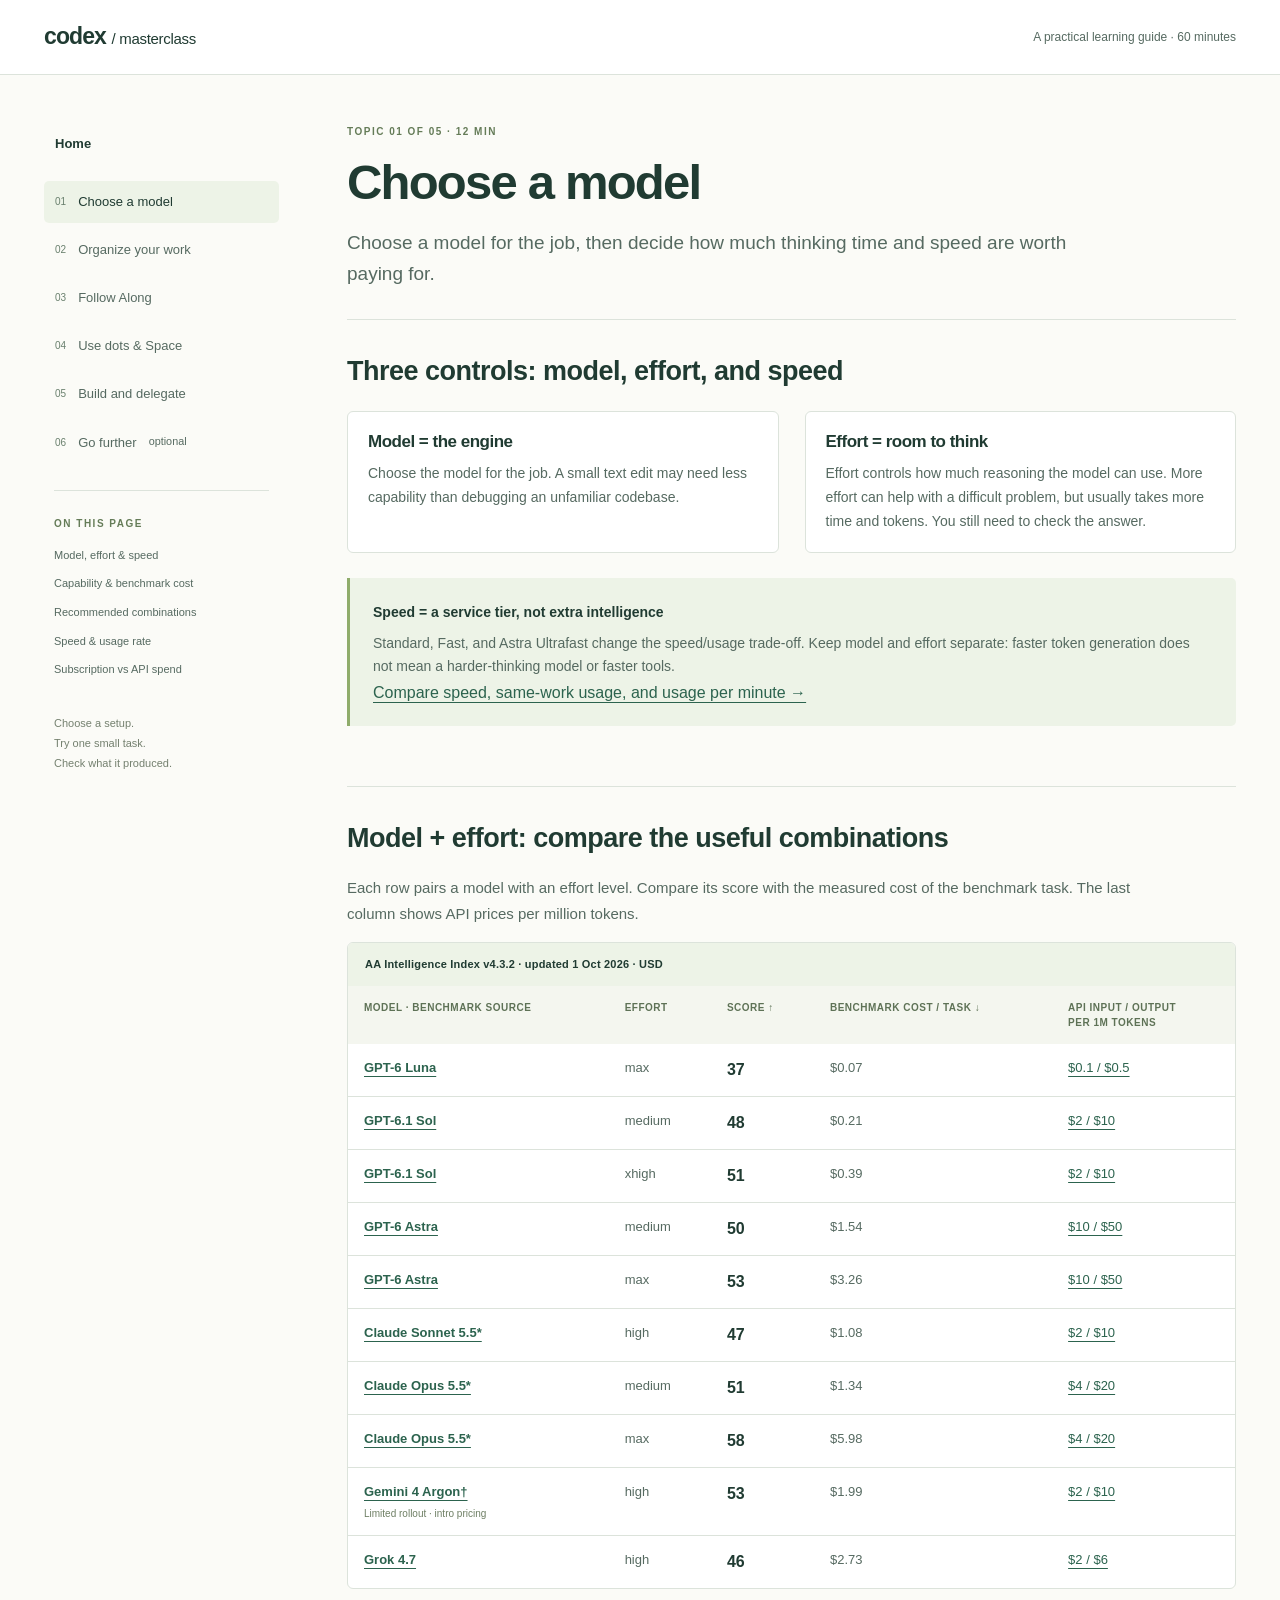
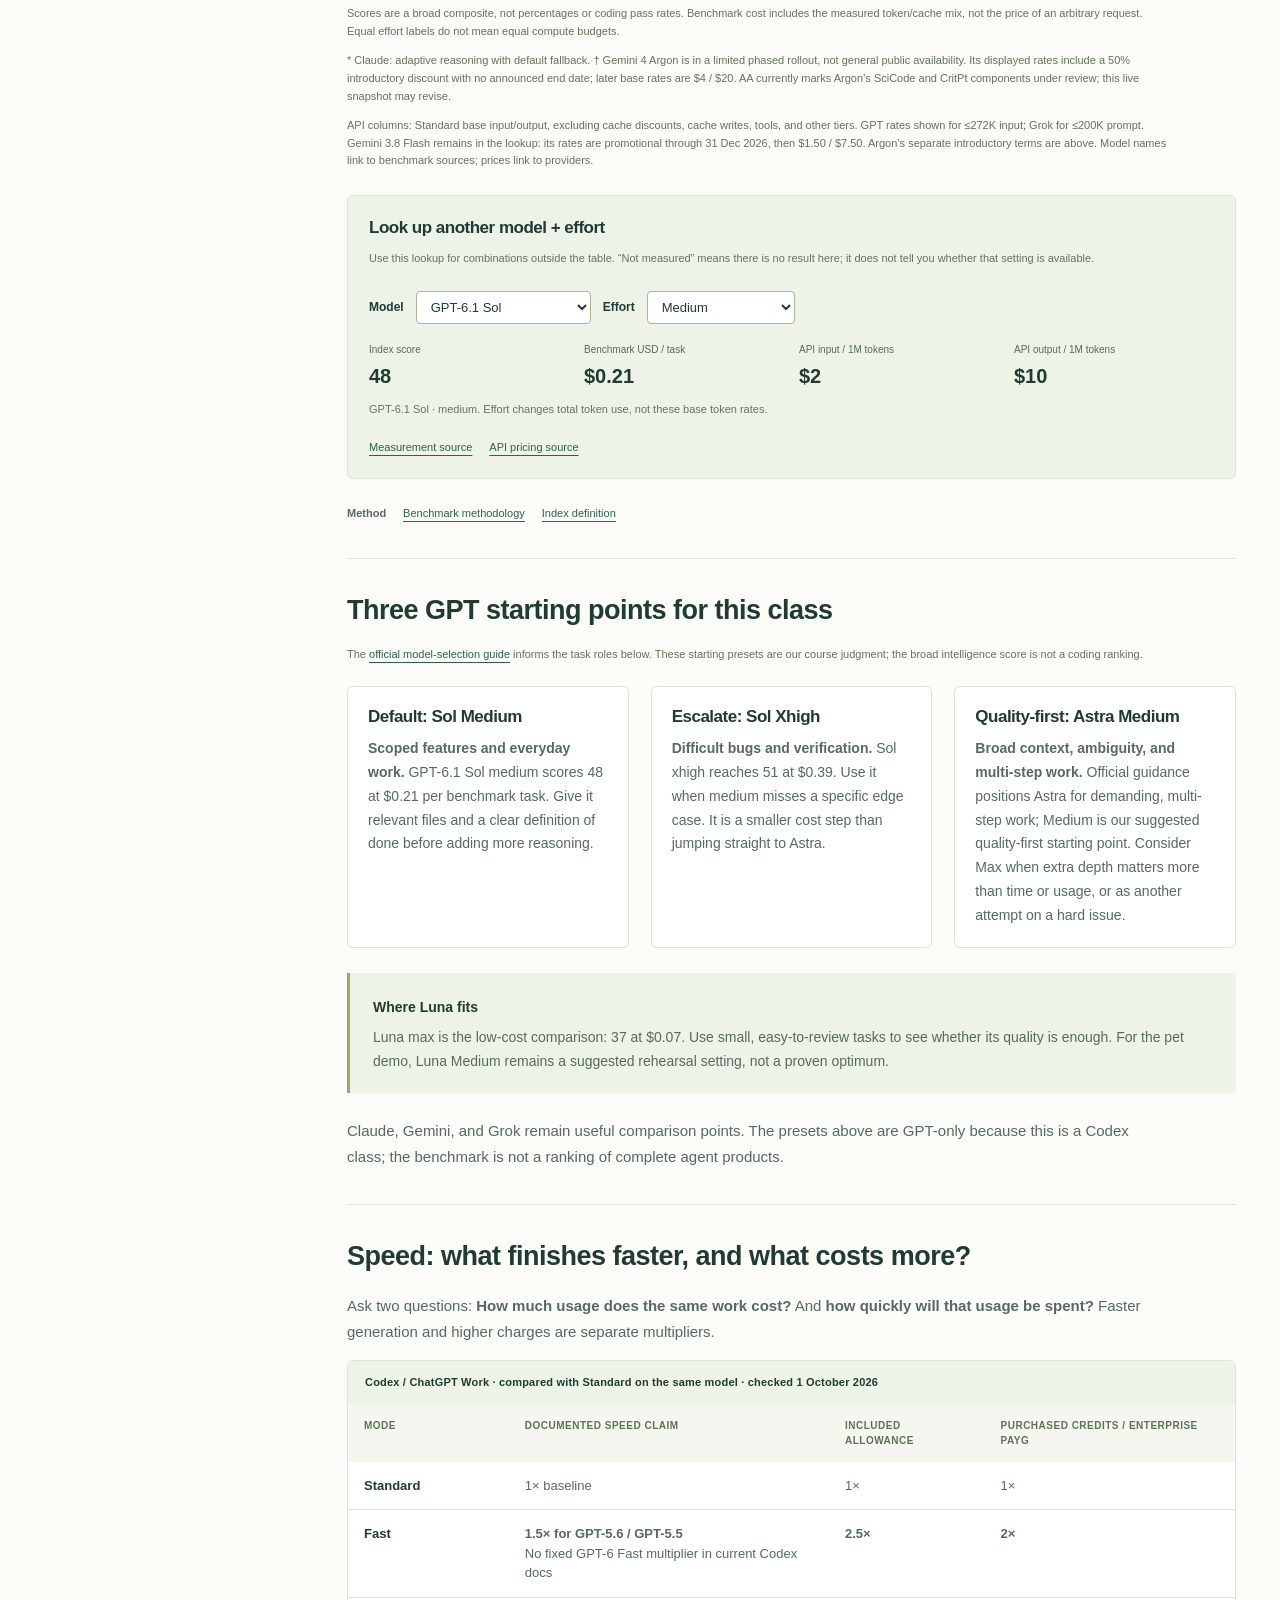
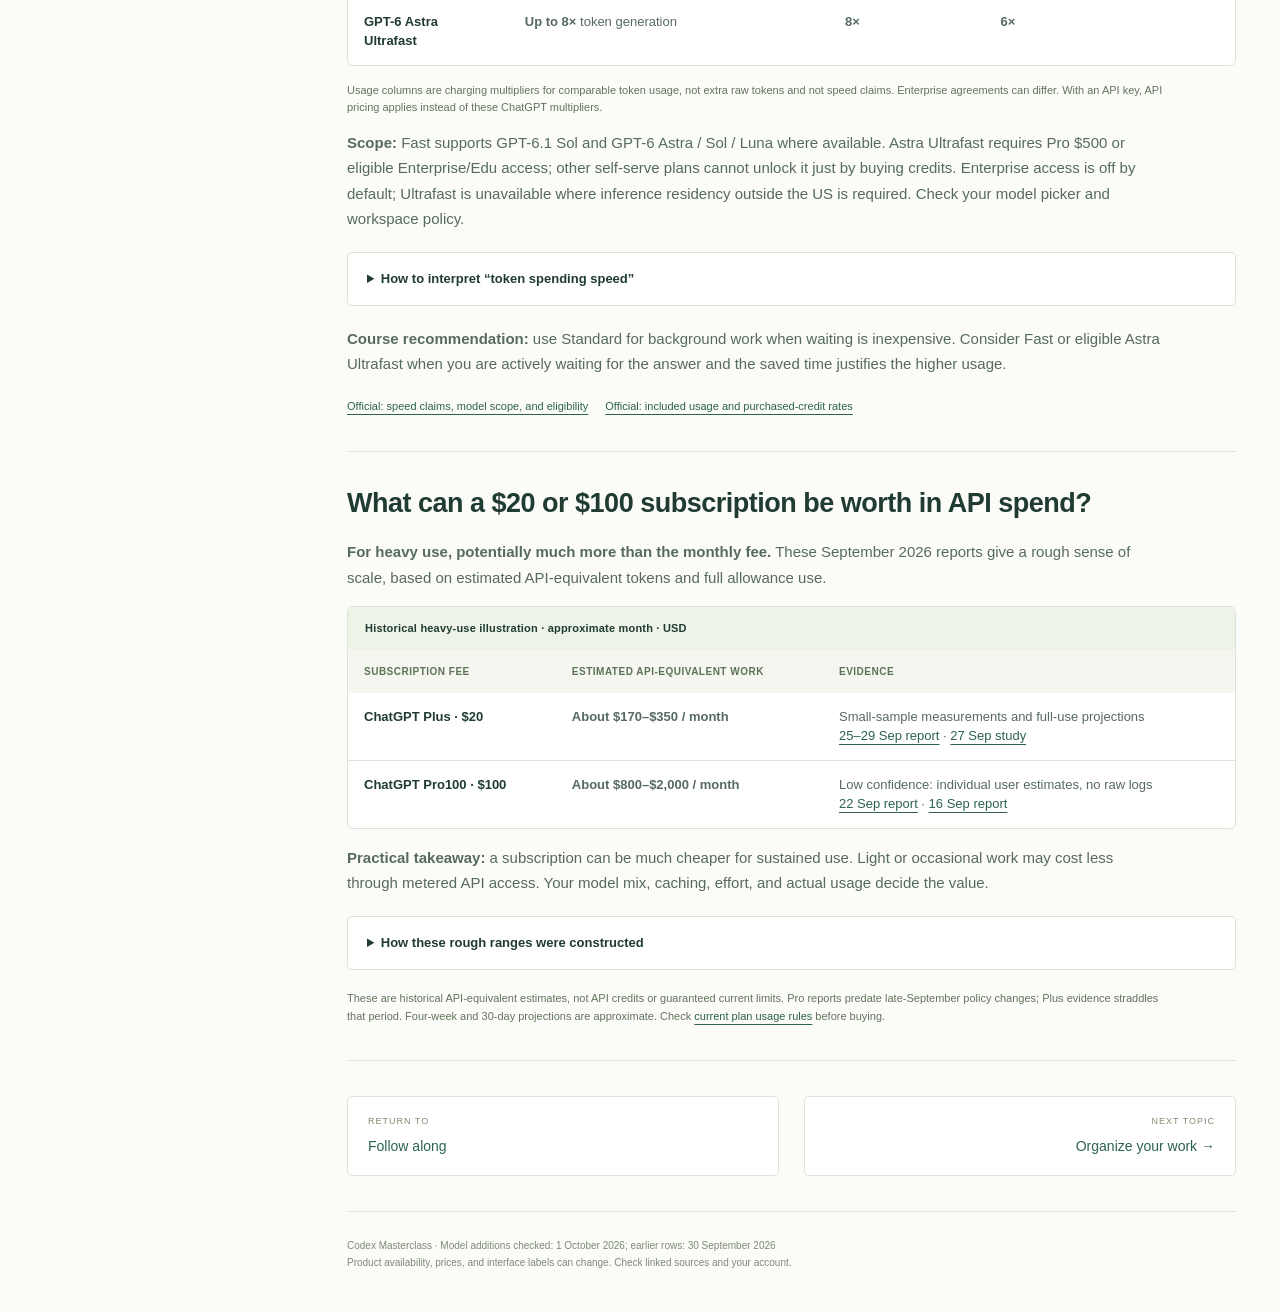
<file: models.html>
<!doctype html><html lang="en"><head><meta charset="utf-8"><meta name="viewport" content="width=device-width, initial-scale=1"><meta name="description" content="Choose a model for the job, then decide how much thinking time and speed are worth paying for."><meta name="theme-color" content="#214b3d"><title>Choose a model · Codex Masterclass</title><link rel="stylesheet" href="styles.css"><script src="app.js" defer></script><style>.lookup-box{margin:25px 0;padding:21px;border:1px solid var(--line);border-radius:6px;background:var(--soft)}.lookup-results{display:grid;grid-template-columns:repeat(4,minmax(0,1fr));gap:15px;margin:18px 0 10px}.lookup-results dt{font-size:10px;color:var(--muted);line-height:1.5}.lookup-results dd{font-size:20px;font-weight:650;margin:6px 0 0;line-height:1.3}.lookup-box .table-toolbar{gap:8px 12px}.lookup-box select{max-width:100%}@media(max-width:760px){.lookup-results{grid-template-columns:1fr 1fr}.lookup-box .table-toolbar{display:grid;grid-template-columns:50px minmax(0,1fr)}}@media print{.lookup-box{display:none}}</style></head><body><a class="skip" href="#content">Skip to lesson</a><header class="site-header"><a class="brand" href="index.html">codex <span>/ masterclass</span></a><span class="header-note">A practical learning guide · 60 minutes</span></header><div class="layout"><aside class="sidebar"><nav class="course-nav" aria-label="Course topics"><a href="index.html">Home</a><a href="models.html" aria-current="page"><span>01</span>Choose a model</a><a href="workspace.html"><span>02</span>Organize your work</a><a href="pet.html"><span>03</span>Follow Along</a><a href="dots-space.html"><span>04</span>Use dots & Space</a><a href="build-demo.html"><span>05</span>Build and delegate</a><a href="further-uses.html"><span>06</span>Go further <small>optional</small></a></nav><nav class="on-page" aria-label="On this page"><span class="eyebrow">On this page</span><a href="#two-choices">Model, effort &amp; speed</a><a href="#compare">Capability & benchmark cost</a><a href="#choose">Recommended combinations</a><a href="#speed">Speed &amp; usage rate</a><a href="#subscription">Subscription vs API spend</a></nav><p class="sidebar-note">Choose a setup.<br>Try one small task.<br>Check what it produced.</p></aside><main id="content"><header class="page-heading"><p class="eyebrow">Topic 01 of 05 · 12 min</p><h1>Choose a model</h1><p class="lead">Choose a model for the job, then decide how much thinking time and speed are worth paying for.</p></header><section class="lesson-section" id="two-choices"><h2>Three controls: model, effort, and speed</h2><div class="two-grid"><article><h3>Model = the engine</h3><p>Choose the model for the job. A small text edit may need less capability than debugging an unfamiliar codebase.</p></article><article><h3>Effort = room to think</h3><p>Effort controls how much reasoning the model can use. More effort can help with a difficult problem, but usually takes more time and tokens. You still need to check the answer.</p></article></div><div class="callout"><strong>Speed = a service tier, not extra intelligence</strong><p>Standard, Fast, and Astra Ultrafast change the speed/usage trade-off. Keep model and effort separate: faster token generation does not mean a harder-thinking model or faster tools.</p><a href="#speed">Compare speed, same-work usage, and usage per minute →</a></div></section><section class="lesson-section" id="compare"><h2>Model + effort: compare the useful combinations</h2><p>Each row pairs a model with an effort level. Compare its score with the measured cost of the benchmark task. The last column shows API prices per million tokens.</p><div class="table-scroll" tabindex="0" role="region" aria-label="Representative model and effort comparison"><table id="model-comparison"><caption>AA Intelligence Index v4.3.2 · updated 1 Oct 2026 · USD</caption><thead><tr><th>Model · benchmark source</th><th>Effort</th><th>Score ↑</th><th>Benchmark cost / task ↓</th><th>API input / output<br>per 1M tokens</th></tr></thead><tbody><tr><th scope="row"><a href="https://artificialanalysis.ai/models/releases/gpt-6-luna">GPT-6 Luna</a></th><td>max</td><td class="score">37</td><td>$0.07</td><td><a href="https://developers.openai.com/api/docs/models/gpt-6-luna">$0.1 / $0.5</a></td></tr><tr><th scope="row"><a href="https://artificialanalysis.ai/models/releases/gpt-6-1-sol">GPT-6.1 Sol</a></th><td>medium</td><td class="score">48</td><td>$0.21</td><td><a href="https://developers.openai.com/api/docs/models/gpt-6.1-sol">$2 / $10</a></td></tr><tr><th scope="row"><a href="https://artificialanalysis.ai/models/releases/gpt-6-1-sol">GPT-6.1 Sol</a></th><td>xhigh</td><td class="score">51</td><td>$0.39</td><td><a href="https://developers.openai.com/api/docs/models/gpt-6.1-sol">$2 / $10</a></td></tr><tr><th scope="row"><a href="https://artificialanalysis.ai/models/releases/gpt-6-astra">GPT-6 Astra</a></th><td>medium</td><td class="score">50</td><td>$1.54</td><td><a href="https://developers.openai.com/api/docs/models/gpt-6-astra">$10 / $50</a></td></tr><tr><th scope="row"><a href="https://artificialanalysis.ai/models/releases/gpt-6-astra">GPT-6 Astra</a></th><td>max</td><td class="score">53</td><td>$3.26</td><td><a href="https://developers.openai.com/api/docs/models/gpt-6-astra">$10 / $50</a></td></tr><tr><th scope="row"><a href="https://artificialanalysis.ai/models/releases/claude-sonnet-5-5">Claude Sonnet 5.5*</a></th><td>high</td><td class="score">47</td><td>$1.08</td><td><a href="https://www.anthropic.com/claude-sonnet-5-5">$2 / $10</a></td></tr><tr><th scope="row"><a href="https://artificialanalysis.ai/models/releases/claude-opus-5-5">Claude Opus 5.5*</a></th><td>medium</td><td class="score">51</td><td>$1.34</td><td><a href="https://www.anthropic.com/claude-opus-5-5">$4 / $20</a></td></tr><tr><th scope="row"><a href="https://artificialanalysis.ai/models/releases/claude-opus-5-5">Claude Opus 5.5*</a></th><td>max</td><td class="score">58</td><td>$5.98</td><td><a href="https://www.anthropic.com/claude-opus-5-5">$4 / $20</a></td></tr><tr><th scope="row"><a href="https://artificialanalysis.ai/models/gemini-4-argon">Gemini 4 Argon†</a><small>Limited rollout · intro pricing</small></th><td>high</td><td class="score">53</td><td>$1.99</td><td><a href="https://blog.google/innovation-and-ai/models-and-research/gemini-models/gemini-4-argon/">$2 / $10</a></td></tr><tr><th scope="row"><a href="https://artificialanalysis.ai/models/grok-4-7-high">Grok 4.7</a></th><td>high</td><td class="score">46</td><td>$2.73</td><td><a href="https://docs.x.ai/developers/models/grok-4.7">$2 / $6</a></td></tr></tbody></table></div><p class="caption">Scores are a broad composite, not percentages or coding pass rates. Benchmark cost includes the measured token/cache mix, not the price of an arbitrary request. Equal effort labels do not mean equal compute budgets.</p><p class="caption">* Claude: adaptive reasoning with default fallback. † Gemini 4 Argon is in a limited phased rollout, not general public availability. Its displayed rates include a 50% introductory discount with no announced end date; later base rates are $4 / $20. AA currently marks Argon’s SciCode and CritPt components under review; this live snapshot may revise.</p><p class="caption">API columns: Standard base input/output, excluding cache discounts, cache writes, tools, and other tiers. GPT rates shown for ≤272K input; Grok for ≤200K prompt. Gemini 3.8 Flash remains in the lookup: its rates are promotional through 31 Dec 2026, then $1.50 / $7.50. Argon’s separate introductory terms are above. Model names link to benchmark sources; prices link to providers.</p><div class="lookup-box"><h3>Look up another model + effort</h3><p class="caption">Use this lookup for combinations outside the table. “Not measured” means there is no result here; it does not tell you whether that setting is available.</p><div class="table-toolbar"><label for="lookup-model">Model</label><select id="lookup-model"><option value="0">GPT-6 Luna</option><option value="1" selected>GPT-6.1 Sol</option><option value="2">GPT-6 Astra</option><option value="3">Claude Sonnet 5.5*</option><option value="4">Claude Opus 5.5*</option><option value="5">Gemini 3.8 Flash</option><option value="6">Grok 4.7</option><option value="7">Gemini 4 Argon</option><option value="8">GPT-5.6 Terra</option><option value="9">Claude Fable 5.1*</option></select><label for="lookup-effort">Effort</label><select id="lookup-effort"><option value="0">Low</option><option value="1" selected>Medium</option><option value="2">High</option><option value="3">Xhigh</option><option value="4">Max</option><option value="5">Non-reasoning</option></select></div><dl class="lookup-results" aria-live="polite"><div><dt>Index score</dt><dd id="lookup-score">48</dd></div><div><dt>Benchmark USD / task</dt><dd id="lookup-cost">$0.21</dd></div><div><dt>API input / 1M tokens</dt><dd id="lookup-input">$2</dd></div><div><dt>API output / 1M tokens</dt><dd id="lookup-output">$10</dd></div></dl><p class="caption" id="lookup-status">GPT-6.1 Sol · medium. API token rates do not change with this effort selector; total tokens used can change.</p><div class="sources"><a id="lookup-bench-source" href="https://artificialanalysis.ai/models/releases/gpt-6-1-sol">Measurement source</a><a id="lookup-api-source" href="https://developers.openai.com/api/docs/models/gpt-6.1-sol">API pricing source</a></div><noscript><p class="caption">The static table above is available without JavaScript. Enable JavaScript to use this lookup.</p></noscript></div><div class="sources"><strong>Method</strong><a href="https://artificialanalysis.ai/methodology/intelligence-benchmarking">Benchmark methodology</a><a href="https://artificialanalysis.ai/evaluations/artificial-analysis-intelligence-index">Index definition</a></div></section><section class="lesson-section" id="choose"><h2>Three GPT starting points for this class</h2><p class="caption">The <a href="https://developers.openai.com/api/docs/guides/model-selection">official model-selection guide</a> informs the task roles below. These starting presets are our course judgment; the broad intelligence score is not a coding ranking.</p><div class="three-grid"><article><h3>Default: Sol Medium</h3><p><strong>Scoped features and everyday work.</strong> GPT-6.1 Sol medium scores 48 at $0.21 per benchmark task. Give it relevant files and a clear definition of done before adding more reasoning.</p></article><article><h3>Escalate: Sol Xhigh</h3><p><strong>Difficult bugs and verification.</strong> Sol xhigh reaches 51 at $0.39. Use it when medium misses a specific edge case. It is a smaller cost step than jumping straight to Astra.</p></article><article><h3>Quality-first: Astra Medium</h3><p><strong>Broad context, ambiguity, and multi-step work.</strong> Official guidance positions Astra for demanding, multi-step work; Medium is our suggested quality-first starting point. Consider Max when extra depth matters more than time or usage, or as another attempt on a hard issue.</p></article></div><aside class="callout"><strong>Where Luna fits</strong><p>Luna max is the low-cost comparison: 37 at $0.07. Use small, easy-to-review tasks to see whether its quality is enough. For the pet demo, Luna Medium remains a suggested rehearsal setting, not a proven optimum.</p></aside><p>Claude, Gemini, and Grok remain useful comparison points. The presets above are GPT-only because this is a Codex class; the benchmark is not a ranking of complete agent products.</p></section><section class="lesson-section" id="speed"><h2>Speed: what finishes faster, and what costs more?</h2><p class="section-intro">Ask two questions: <strong>How much usage does the same work cost?</strong> And <strong>how quickly will that usage be spent?</strong> Faster generation and higher charges are separate multipliers.</p><div class="table-scroll"><table><caption>Codex / ChatGPT Work · compared with Standard on the same model · checked 1 October 2026</caption><thead><tr><th scope="col">Mode</th><th scope="col">Documented speed claim</th><th scope="col">Included allowance</th><th scope="col">Purchased credits / Enterprise PAYG</th></tr></thead><tbody><tr><th scope="row">Standard</th><td>1× baseline</td><td>1×</td><td>1×</td></tr><tr><th scope="row">Fast</th><td><strong>1.5× for GPT-5.6 / GPT-5.5</strong><br>No fixed GPT-6 Fast multiplier in current Codex docs</td><td><strong>2.5×</strong></td><td><strong>2×</strong></td></tr><tr><th scope="row">GPT-6 Astra Ultrafast</th><td><strong>Up to 8×</strong> token generation</td><td><strong>8×</strong></td><td><strong>6×</strong></td></tr></tbody></table></div><p class="caption">Usage columns are charging multipliers for comparable token usage, not extra raw tokens and not speed claims. Enterprise agreements can differ. With an API key, API pricing applies instead of these ChatGPT multipliers.</p><p><strong>Scope:</strong> Fast supports GPT-6.1 Sol and GPT-6 Astra / Sol / Luna where available. Astra Ultrafast requires Pro $500 or eligible Enterprise/Edu access; other self-serve plans cannot unlock it just by buying credits. Enterprise access is off by default; Ultrafast is unavailable where inference residency outside the US is required. Check your model picker and workspace policy.</p>

<details><summary>How to interpret “token spending speed”</summary><p><strong>Same work:</strong> the billing multiplier changes the charge; it does not mean the model must produce 8× as many tokens. Actual token counts still depend on context, effort, output, retries, and tool use.</p><p><strong>Per minute:</strong> for a constant token mix and sustained generation, relative burn rate ≈ generation-speed multiplier × usage multiplier. At the full 8× Astra claim, that is 8 × 8 = <strong>64× included allowance</strong>, or 8 × 6 = <strong>48× paid-credit usage</strong> per generation minute. These are illustrative ratios, not predictions of your dashboard or whole-task spend.</p><p><strong>Concrete paid-credit example:</strong> Astra with 10,000 uncached input tokens and 2,000 total billable output tokens costs about <strong>5 credits Standard, 10 Fast, or 30 Ultrafast</strong>, calculated from the published rates. This excludes any additional tokens and tools; it is not an included-allowance estimate.</p><p><strong>Whole-task time:</strong> tool calls, tests, waiting, and other overhead are not accelerated by the token-generation claim. An 8× token-generation rate does not guarantee an 8× faster coding task.</p></details><p><strong>Course recommendation:</strong> use Standard for background work when waiting is inexpensive. Consider Fast or eligible Astra Ultrafast when you are actively waiting for the answer and the saved time justifies the higher usage.</p><div class="sources"><a href="https://learn.chatgpt.com/docs/agent-configuration/speed">Official: speed claims, model scope, and eligibility</a><a href="https://learn.chatgpt.com/docs/pricing">Official: included usage and purchased-credit rates</a></div></section><section class="lesson-section" id="subscription"><h2>What can a $20 or $100 subscription be worth in API spend?</h2><p><strong>For heavy use, potentially much more than the monthly fee.</strong> These September 2026 reports give a rough sense of scale, based on estimated API-equivalent tokens and full allowance use.</p><div class="table-scroll"><table><caption>Historical heavy-use illustration · approximate month · USD</caption><thead><tr><th>Subscription fee</th><th>Estimated API-equivalent work</th><th>Evidence</th></tr></thead><tbody><tr><th>ChatGPT Plus · $20</th><td><strong>About $170–$350 / month</strong></td><td>Small-sample measurements and full-use projections<br><a href="https://www.reddit.com/r/codex/comments/1wp0v6x/allowance_for_gpt_6_luna_sol_and_astra_measured/">25–29 Sep report</a> · <a href="https://finopsllm.com/research/codex-usage-limits-chatgpt-pro">27 Sep study</a></td></tr><tr><th>ChatGPT Pro100 · $100</th><td><strong>About $800–$2,000 / month</strong></td><td>Low confidence: individual user estimates, no raw logs<br><a href="https://news.ycombinator.com/item?id=49806331">22 Sep report</a> · <a href="https://www.reddit.com/r/codex/comments/1wfyw1r/comment/pa4urib/">16 Sep report</a></td></tr></tbody></table></div><p><strong>Practical takeaway:</strong> a subscription can be much cheaper for sustained use. Light or occasional work may cost less through metered API access. Your model mix, caching, effort, and actual usage decide the value.</p><details><summary>How these rough ranges were constructed</summary><p><strong>Plus:</strong> one user’s short-context allowance tests projected $167–$283 over 30 days across models. A separate single-user study reported $61–$81 per full week in its recent seven windows, roughly $261–$347 when normalized to 30 days. Rounded together: $170–$350.</p><p><strong>Pro100:</strong> one user estimated about $200 in a capped week ($800 across four such weeks); another estimated about $2,000 per month from their own token/cost tool. This is a rough illustration from two reports, not a statistical range.</p></details><p class="caption">These are historical API-equivalent estimates, not API credits or guaranteed current limits. Pro reports predate late-September policy changes; Plus evidence straddles that period. Four-week and 30-day projections are approximate. Check <a href="https://learn.chatgpt.com/docs/pricing">current plan usage rules</a> before buying.</p></section><nav class="page-turn" aria-label="Continue learning"><a href="pet.html"><small>Return to</small>Follow along</a><a href="workspace.html"><small>Next topic</small>Organize your work <span aria-hidden="true">→</span></a></nav><footer class="page-footer">Codex Masterclass · Model additions checked: 1 October 2026; earlier rows: 30 September 2026<br>Product availability, prices, and interface labels can change. Check linked sources and your account.</footer></main></div><script>(()=>{const models=[{"name":"GPT-6 Luna","scores":[21,29,32,34,37,null],"costs":[0.0045,0.02,0.03,0.04,0.07,null],"api":[0.1,0.5],"bench":"https://artificialanalysis.ai/models/releases/gpt-6-luna","provider":"https://developers.openai.com/api/docs/models/gpt-6-luna"},{"name":"GPT-6.1 Sol","scores":[42,48,50,51,52,null],"costs":[0.13,0.21,0.32,0.39,0.72,null],"api":[2,10],"bench":"https://artificialanalysis.ai/models/releases/gpt-6-1-sol","provider":"https://developers.openai.com/api/docs/models/gpt-6.1-sol"},{"name":"GPT-6 Astra","scores":[46,50,51,52,53,null],"costs":[0.82,1.54,1.73,2.31,3.26,null],"api":[10,50],"bench":"https://artificialanalysis.ai/models/releases/gpt-6-astra","provider":"https://developers.openai.com/api/docs/models/gpt-6-astra"},{"name":"Claude Sonnet 5.5*","scores":[null,41,47,52,56,null],"costs":[null,0.59,1.08,2.74,7.6,null],"api":[2,10],"bench":"https://artificialanalysis.ai/models/releases/claude-sonnet-5-5","provider":"https://www.anthropic.com/claude-sonnet-5-5"},{"name":"Claude Opus 5.5*","scores":[42,51,54,56,58,null],"costs":[0.55,1.34,1.82,3.46,5.98,null],"api":[4,20],"bench":"https://artificialanalysis.ai/models/releases/claude-opus-5-5","provider":"https://www.anthropic.com/claude-opus-5-5"},{"name":"Gemini 3.8 Flash","scores":[null,null,41,null,null,null],"costs":[null,null,1.24,null,null,null],"api":[0.75,3.75],"bench":"https://artificialanalysis.ai/models/gemini-3-8-flash","provider":"https://ai.google.dev/gemini-api/docs/pricing"},{"name":"Grok 4.7","scores":[null,null,46,null,null,null],"costs":[null,null,2.73,null,null,null],"api":[2,6],"bench":"https://artificialanalysis.ai/models/grok-4-7-high","provider":"https://docs.x.ai/developers/models/grok-4.7"},{"name":"Gemini 4 Argon","scores":[null,null,53,null,null,null],"costs":[null,null,1.99,null,null,null],"api":[2,10],"bench":"https://artificialanalysis.ai/articles/gemini-4-argon-google-top-three-labs","benches":[null,null,"https://artificialanalysis.ai/models/gemini-4-argon",null,null,null],"provider":"https://blog.google/innovation-and-ai/models-and-research/gemini-models/gemini-4-argon/","note":"Limited rollout, not generally available. API and benchmark cost use 50% introductory pricing; expiry not announced. Later API input/output: $4 / $20 per 1M tokens."},{"name":"GPT-5.6 Terra","scores":[27,30,34,38,42,21],"costs":[0.14,0.18,0.34,0.63,1.4,0.14],"api":[2,12],"bench":"https://artificialanalysis.ai/models/gpt-5-6-terra-non-reasoning","benches":["https://artificialanalysis.ai/models/gpt-5-6-terra-low","https://artificialanalysis.ai/models/gpt-5-6-terra-medium","https://artificialanalysis.ai/models/gpt-5-6-terra-high","https://artificialanalysis.ai/models/gpt-5-6-terra-xhigh","https://artificialanalysis.ai/models/gpt-5-6-terra","https://artificialanalysis.ai/models/gpt-5-6-terra-non-reasoning"],"provider":"https://developers.openai.com/api/docs/models/gpt-5.6-terra","note":"Standard rates at \u2264272K input. Above that threshold, the full request uses $4 input / $18 output per 1M tokens."},{"name":"Claude Fable 5.1*","scores":[47,49,51,53,53,null],"costs":[2.37,2.98,3.91,5.98,7.63,null],"api":[10,50],"bench":"https://artificialanalysis.ai/models/claude-fable-5-1-low","benches":["https://artificialanalysis.ai/models/claude-fable-5-1-low","https://artificialanalysis.ai/models/claude-fable-5-1-medium","https://artificialanalysis.ai/models/claude-fable-5-1-high","https://artificialanalysis.ai/models/claude-fable-5-1-xhigh","https://artificialanalysis.ai/models/claude-fable-5-1",null],"provider":"https://platform.claude.com/docs/en/models/fable-5-1/whats-new-fable-5-1","note":"Adaptive reasoning with default fallback. API rates are Standard processing; optional tiers and tool charges are separate."}];const efforts=['low','medium','high','xhigh','max','none'];const modelSelect=document.getElementById('lookup-model');const effortSelect=document.getElementById('lookup-effort');const usd=value=>value===null?'Not measured':'$'+value.toFixed(value<.01?4:2);function render(){const m=models[Number(modelSelect.value)],e=Number(effortSelect.value);document.getElementById('lookup-score').textContent=m.scores[e]??'Not measured';document.getElementById('lookup-cost').textContent=usd(m.costs[e]);document.getElementById('lookup-input').textContent='$'+m.api[0];document.getElementById('lookup-output').textContent='$'+m.api[1];document.getElementById('lookup-bench-source').href=m.benches?.[e]||m.bench;document.getElementById('lookup-api-source').href=m.provider;document.getElementById('lookup-status').textContent=m.name+' · '+(efforts[e]==='none'?'non-reasoning':efforts[e])+'. '+(m.scores[e]===null?'No verified measurement in this snapshot. ':'')+(m.note?m.note+' ':'')+'Effort changes total token use, not these base token rates.';}modelSelect.addEventListener('change',()=>{const m=models[Number(modelSelect.value)];if(m.scores[Number(effortSelect.value)]===null)effortSelect.value=String(m.scores.findIndex(v=>v!==null));render();});effortSelect.addEventListener('change',render);render();})();</script></body></html>
</file>
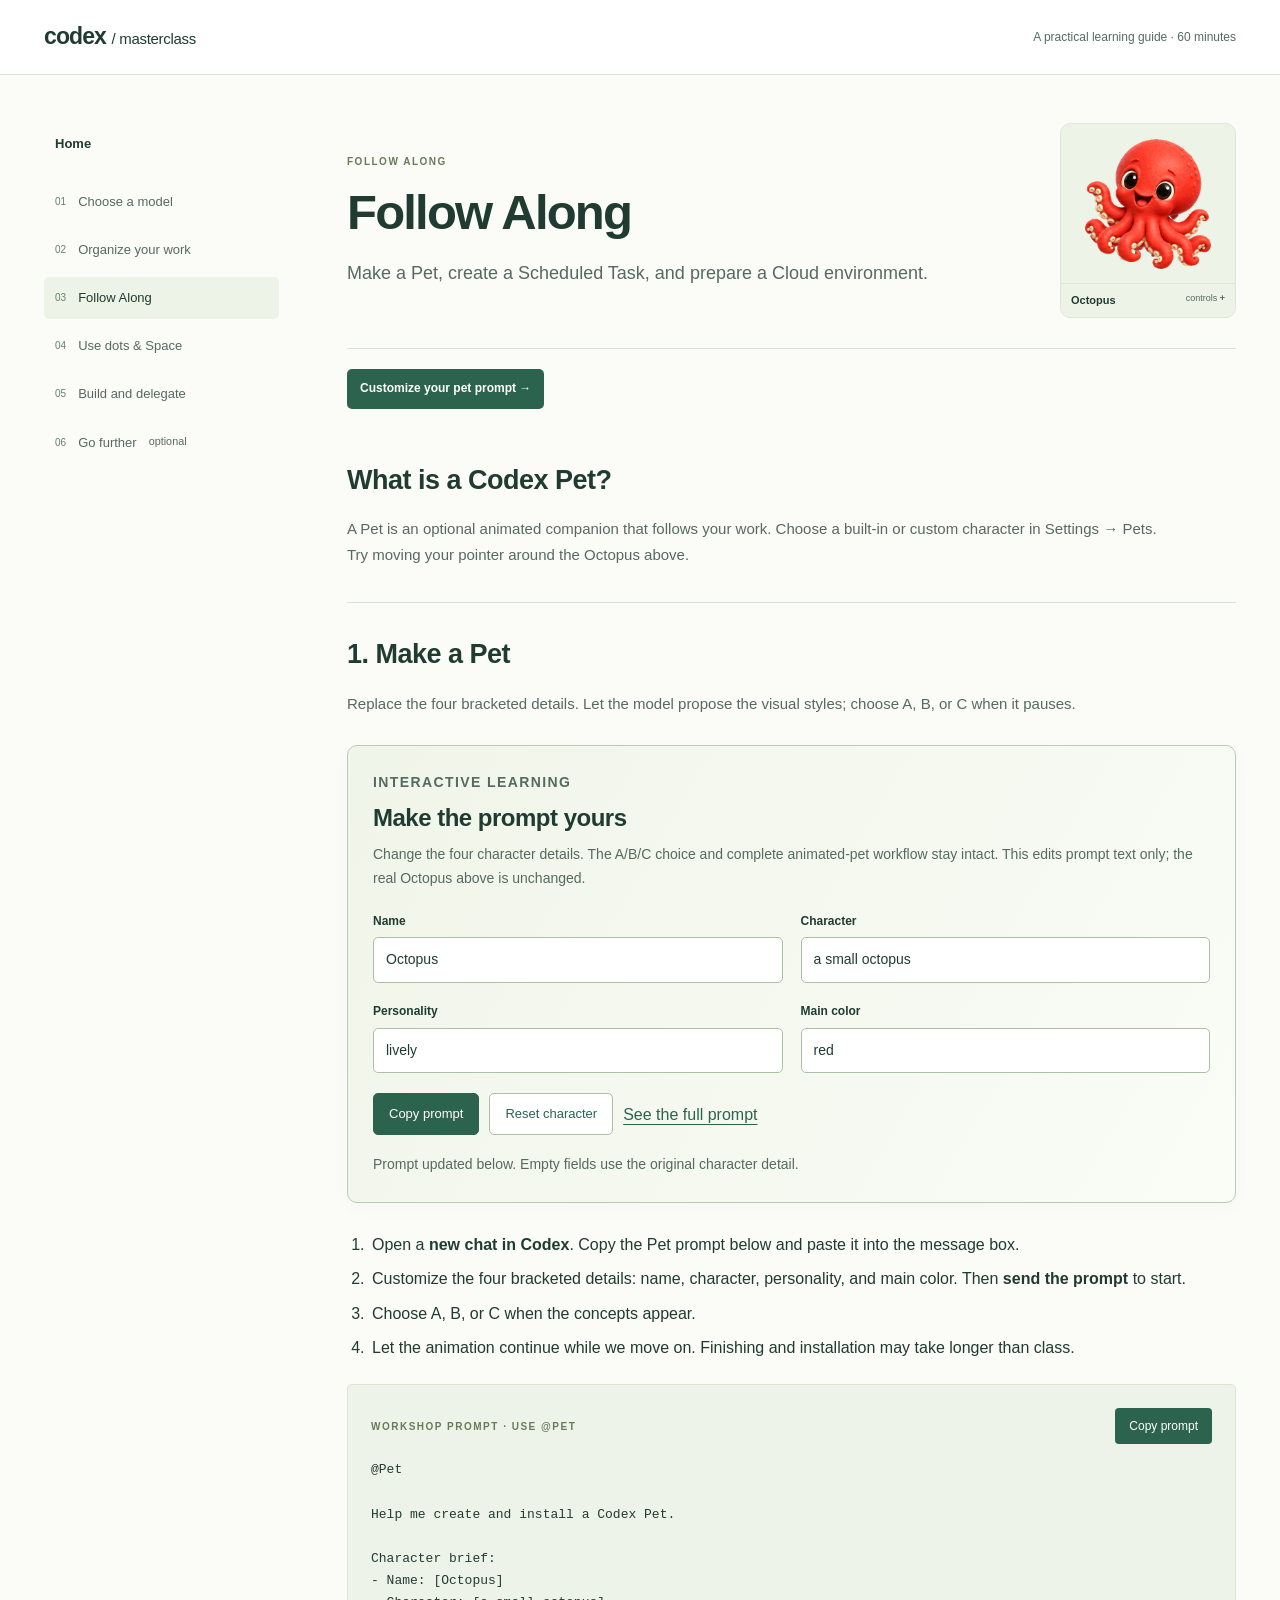
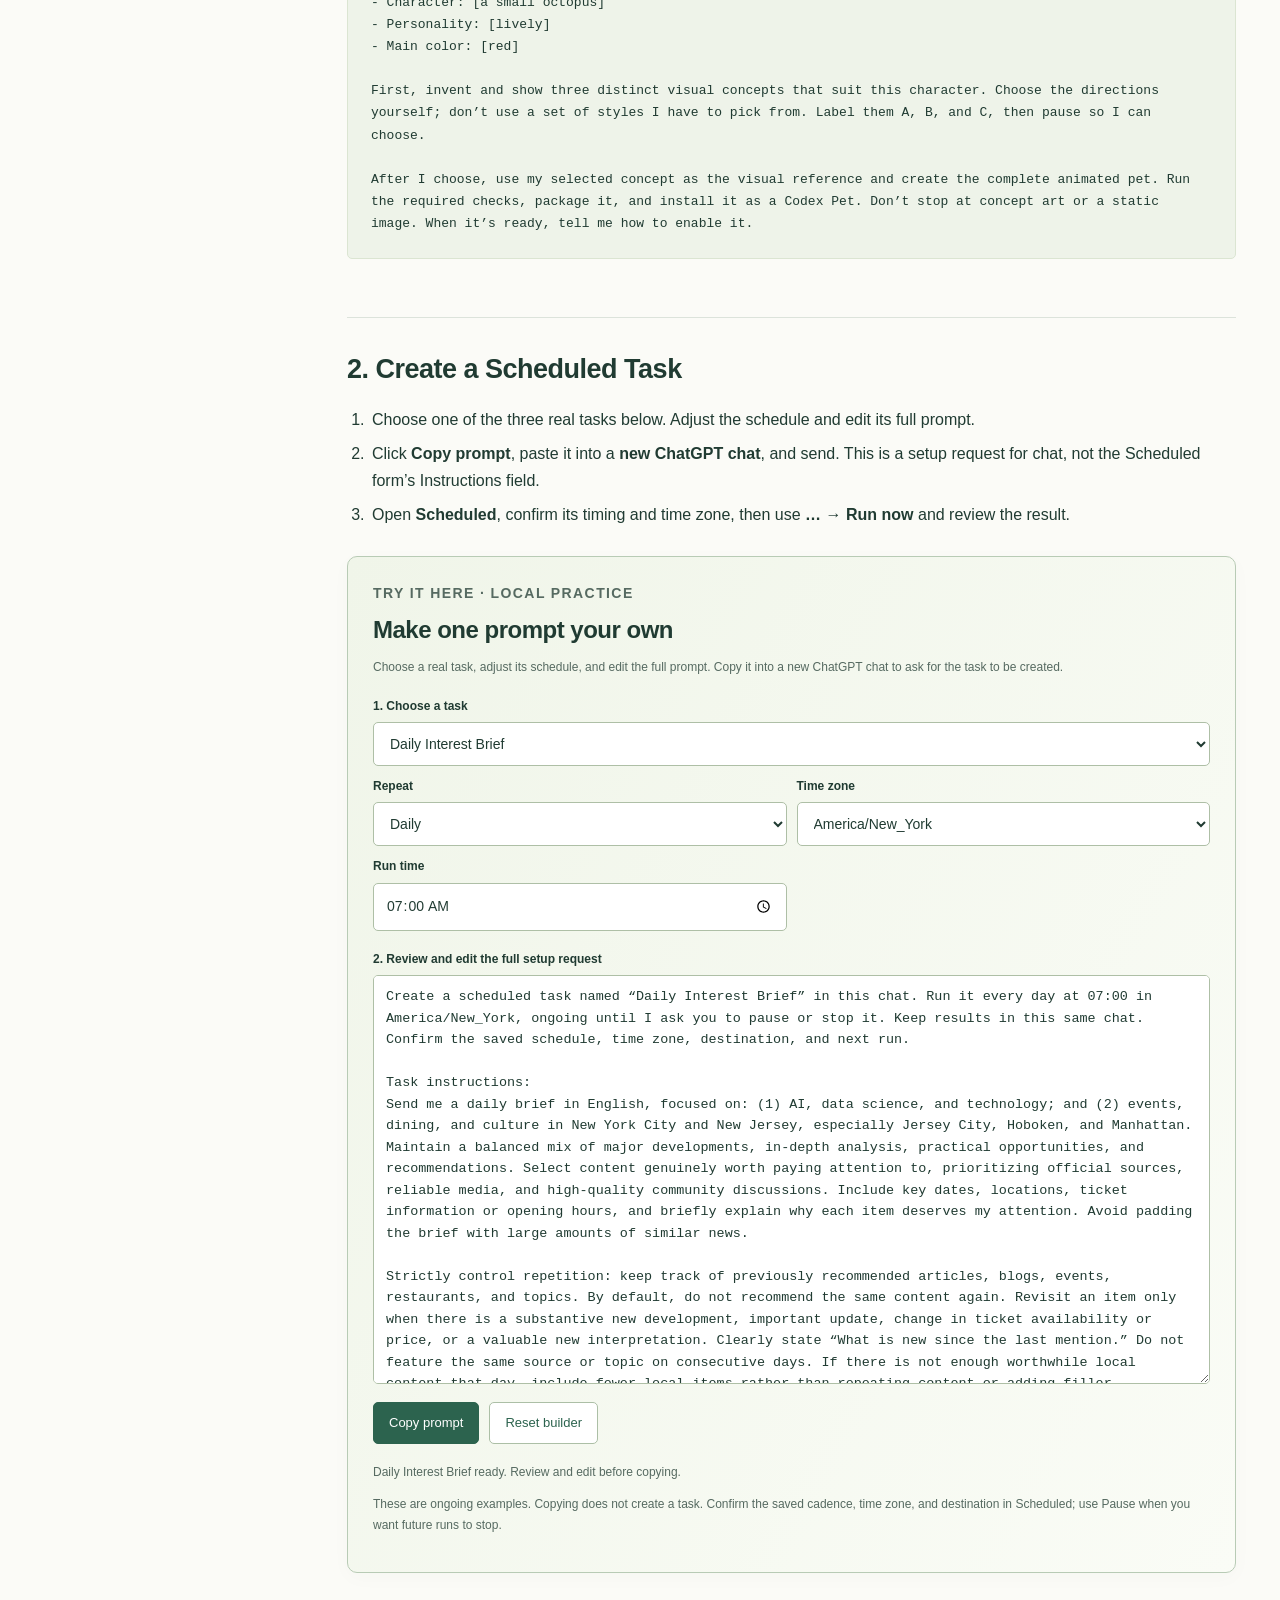
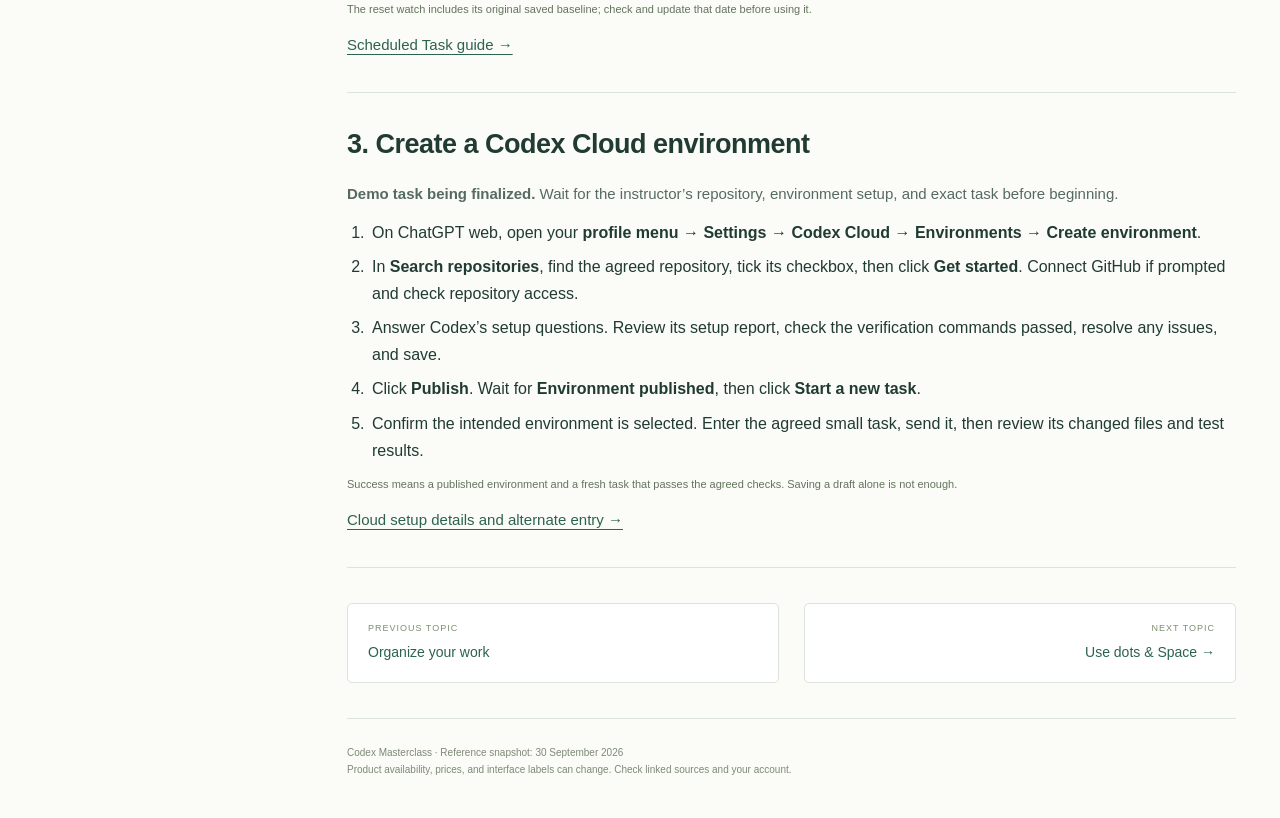
<file: pet.html>
<!doctype html><html lang="en"><head><meta charset="utf-8"><meta name="viewport" content="width=device-width, initial-scale=1"><meta name="description" content="Describe a character, choose a concept, and inspect how it moves."><meta name="theme-color" content="#214b3d"><title>Follow Along · Codex Masterclass</title><link rel="stylesheet" href="styles.css"><script src="app.js" defer></script><link rel="stylesheet" href="assets/pet-demo.css"><script src="assets/pet-demo.js" defer></script><link rel="stylesheet" href="assets/workbook.css?v=2"><script src="assets/workbook.js?v=5" defer></script><link rel="stylesheet" href="assets/workbook-tools.css?v=2"><script src="assets/home-task-builder.js?v=1" defer></script></head><body><a class="skip" href="#content">Skip to lesson</a><header class="site-header"><a class="brand" href="index.html">codex <span>/ masterclass</span></a><span class="header-note">A practical learning guide · 60 minutes</span></header><div class="layout"><aside class="sidebar"><nav class="course-nav" aria-label="Course topics"><a href="index.html">Home</a><a href="models.html"><span>01</span>Choose a model</a><a href="workspace.html"><span>02</span>Organize your work</a><a href="pet.html" aria-current="page"><span>03</span>Follow Along</a><a href="dots-space.html"><span>04</span>Use dots & Space</a><a href="build-demo.html"><span>05</span>Build and delegate</a><a href="further-uses.html"><span>06</span>Go further <small>optional</small></a></nav></aside><main id="content" data-no-review-marker><header class="page-heading pet-heading"><div class="pet-heading-copy"><p class="eyebrow">Follow along</p><h1>Follow Along</h1><p class="lead">Make a Pet, create a Scheduled Task, and prepare a Cloud environment.</p></div><div class="pet-example pet-mini" id="octopus-demo" data-sprite="assets/octopus.webp" data-ready="false"><div class="pet-playground" tabindex="0" role="group" aria-label="Octopus follows your pointer. Use arrow keys to change its gaze."><div class="pet-sprite" role="img" aria-label="The presenter’s real red Octopus Pet" style="background-image:url('assets/octopus.webp');background-position:0 0"></div></div><details class="pet-control-menu"><summary>Octopus <span>controls</span></summary><p class="pet-control-help">Move your pointer, use arrow keys, or tap a direction.</p><div class="pet-demo-controls" aria-label="Octopus controls"><button type="button" data-look="12">Left</button><button type="button" data-look="0">Up</button><button type="button" data-look="8">Down</button><button type="button" data-look="4">Right</button><button type="button" data-idle>Rest</button><button type="button" data-motion-toggle aria-pressed="false">Pause animation</button></div></details><p class="pet-demo-status" role="status">Loading Octopus…</p><noscript><p class="pet-control-help">Enable JavaScript for motion.</p><style>.pet-control-menu,.pet-demo-status{display:none}</style></noscript></div></header><section class="lesson-section" id="what-is-a-pet"><h2>What is a Codex Pet?</h2><p>A Pet is an optional animated companion that follows your work. Choose a built-in or custom character in Settings → Pets. Try moving your pointer around the Octopus above.</p></section><section class="lesson-section" id="prepared-prompt"><h2>1. Make a Pet</h2><p>Replace the four bracketed details. Let the model propose the visual styles; choose A, B, or C when it pauses.</p><ol><li>Open a <strong>new chat in Codex</strong>. Copy the Pet prompt below and paste it into the message box.</li><li>Customize the four bracketed details: name, character, personality, and main color. Then <strong>send the prompt</strong> to start.</li><li>Choose A, B, or C when the concepts appear.</li><li>Let the animation continue while we move on. Finishing and installation may take longer than class.</li></ol><div class="prompt"><div class="prompt-header"><span class="eyebrow">Workshop prompt · use @Pet</span><button class="copy-button" data-copy="pet-prompt">Copy prompt</button></div><pre class="prompt-text" id="pet-prompt">@Pet

Help me create and install a Codex Pet.

Character brief:
- Name: [Octopus]
- Character: [a small octopus]
- Personality: [lively]
- Main color: [red]

First, invent and show three distinct visual concepts that suit this character. Choose the directions yourself; don’t use a set of styles I have to pick from. Label them A, B, and C, then pause so I can choose.

After I choose, use my selected concept as the visual reference and create the complete animated pet. Run the required checks, package it, and install it as a Codex Pet. Don’t stop at concept art or a static image. When it’s ready, tell me how to enable it.</pre></div></section><section class="lesson-section" id="schedule-a-task"><h2>2. Create a Scheduled Task</h2><ol><li>Choose one of the three real tasks below. Adjust the schedule and edit its full prompt.</li><li>Click <strong>Copy prompt</strong>, paste it into a <strong>new ChatGPT chat</strong>, and send. This is a setup request for chat, not the Scheduled form’s Instructions field.</li><li>Open <strong>Scheduled</strong>, confirm its timing and time zone, then use <strong>… → Run now</strong> and review the result.</li></ol><div id="home-task-builder"></div><p class="caption">The reset watch includes its original saved baseline; check and update that date before using it.</p><p><a href="scheduled-tasks-guide.html">Scheduled Task guide →</a></p></section><section class="lesson-section" id="prepare-cloud"><h2>3. Create a Codex Cloud environment</h2><p><strong>Demo task being finalized.</strong> Wait for the instructor’s repository, environment setup, and exact task before beginning.</p><ol><li>On ChatGPT web, open your <strong>profile menu → Settings → Codex Cloud → Environments → Create environment</strong>.</li><li>In <strong>Search repositories</strong>, find the agreed repository, tick its checkbox, then click <strong>Get started</strong>. Connect GitHub if prompted and check repository access.</li><li>Answer Codex’s setup questions. Review its setup report, check the verification commands passed, resolve any issues, and save.</li><li>Click <strong>Publish</strong>. Wait for <strong>Environment published</strong>, then click <strong>Start a new task</strong>.</li><li>Confirm the intended environment is selected. Enter the agreed small task, send it, then review its changed files and test results.</li></ol><p class="caption">Success means a published environment and a fresh task that passes the agreed checks. Saving a draft alone is not enough.</p><p><a href="build-demo.html#cloud">Cloud setup details and alternate entry →</a></p></section><nav class="page-turn" aria-label="Continue learning"><a href="workspace.html"><small>Previous topic</small>Organize your work</a><a href="dots-space.html"><small>Next topic</small>Use dots & Space <span aria-hidden="true">→</span></a></nav><footer class="page-footer">Codex Masterclass · Reference snapshot: 30 September 2026<br>Product availability, prices, and interface labels can change. Check linked sources and your account.</footer></main></div><script type="application/json" id="home-task-data">[{"name": "Daily Interest Brief", "cadence": "daily", "time": "07:00", "instructions": "Send me a daily brief in English, focused on: (1) AI, data science, and technology; and (2) events, dining, and culture in New York City and New Jersey, especially Jersey City, Hoboken, and Manhattan. Maintain a balanced mix of major developments, in-depth analysis, practical opportunities, and recommendations. Select content genuinely worth paying attention to, prioritizing official sources, reliable media, and high-quality community discussions. Include key dates, locations, ticket information or opening hours, and briefly explain why each item deserves my attention. Avoid padding the brief with large amounts of similar news.\n\nStrictly control repetition: keep track of previously recommended articles, blogs, events, restaurants, and topics. By default, do not recommend the same content again. Revisit an item only when there is a substantive new development, important update, change in ticket availability or price, or a valuable new interpretation. Clearly state “What is new since the last mention.” Do not feature the same source or topic on consecutive days. If there is not enough worthwhile local content that day, include fewer local items rather than repeating content or adding filler.\n\nThe AI section should go beyond traditional news and papers. Actively seek a broader range of high-quality blog-style content, including personal blogs, company engineering blogs, research-team articles, technical essays, newsletters, long-form analysis, product release notes, research notes, project retrospectives, important articles in developer documentation, GitHub project write-ups, and high-quality community posts. Prioritize fresh material with independent perspectives, solid technical detail, and value for practical work or long-term judgment. Explain the content type and why you recommend it.\n\nHard requirement: every day, the AI / data science / technology section must recommend at least one entirely new, high-quality piece of content. Do not leave this section empty in the name of “quality over quantity.” This daily required pick must be a specific piece that has not been recommended before. Provide its accurate title, actual author or organization, publication date, content type, main ideas, why it is worth my time, and original source. If there is no sufficiently important news that day, choose from high-quality blogs, engineering articles, research notes, newsletters, technical retrospectives, project documentation, or substantial community posts rather than repeating old content.\n\nThe daily required pick must be a complete article, report, paper, technical document, project retrospective, or long-form post with sufficient substance. Do not present a quote post of only a few sentences, a link-blog excerpt, a repost, a short comment, a brief social-media post, or an aggregation page as the “daily must-read.” When encountering link-blog entries or quote posts by authors such as Simon Willison, distinguish who excerpted or recommended the piece, who wrote the original, and where the complete original is available. Open and read the underlying original article. If that original is strong enough, recommend it with accurate attribution; you may also identify who linked to or recommended it. If the underlying content lacks substance, do not select it as the daily must-read. Do not expand a few sentences into sweeping conclusions that the original article does not adequately develop."}, {"name": "Codex Global Reset Watch — Long Term", "cadence": "hourly", "time": "", "instructions": "Search the public web for NEW evidence about the next free/global Codex usage-limit reset for paid ChatGPT users.\n\nHighest priority sources:\n\n1. Thibault Sottiaux (@thsottiaux) on X. Explicitly check his newest posts AND replies, especially from the last 24 hours.\n\n2. Recent r/codex discussions and the Codex Reset Discussion Megathread.\n\n3. Codex reset trackers / forecast sites, including codex-resets.com, codex.lunarwerx.com, willcodexquotareset.com, and other credible Codex reset trackers.\n\n4. OpenAI Community.\n\n5. OpenAI Status.\n\n6. Other credible recent public reports.\n\nPay special attention to cryptic first-party signals from Tibo, including language such as reset button, new reset button, fancy reset button, gifted a reset button, surprise, milestone, 20M users, today, tomorrow, later, “maybe”, jokes or replies that strongly imply an upcoming reset. A Tibo post such as “I was gifted a very fancy new reset button today” should be treated as a meaningful first-party signal and reported as IMMINENT even if he does not explicitly say that he will press it.\n\nDistinguish carefully between global/free resets, normal individual weekly quota refreshes, individual banked/manual resets, purchasable usage credits, and people merely asking/hoping for a reset. Do NOT inspect or report my personal Codex usage balance.\n\nNotify me only when there is meaningful NEW information:\n\n- CONFIRMED: a global/free Codex reset has happened or is propagating.\n\n- IMMINENT: a strong first-party signal suggests a global/free reset is likely soon. A new Tibo “reset button” hint is sufficient to report as IMMINENT even if he has not explicitly promised to press it.\n\n- COMMUNITY PREDICTION: unusually strong, convergent Reddit/X/tracker evidence points to a specific likely reset window. Clearly label this as UNCONFIRMED.\n\n- RESET REGIME CHANGE: meaningful first-party or convergent evidence changes the practical likelihood or frequency of future free/global resets.\n\nDo not notify merely because individual users can purchase additional usage credits.\n\nFor every notification, give the relevant time in America/New_York; clearly label CONFIRMED / IMMINENT / COMMUNITY PREDICTION / RESET REGIME CHANGE; summarize the strongest evidence; distinguish first-party evidence from community speculation; explain how strong the evidence is; explain the practical implication for whether I should conserve or spend my remaining Codex usage; and provide links/citations to the best public sources.\n\nDo not notify repeatedly about the same evidence. If multiple community reports conflict or are mostly wishful thinking, do not report them as meaningful evidence.\n\nCurrent baseline: the most recent confirmed free/global reset completed on 2026-09-12 at 08:09 UTC / 4:09 AM America/New_York, when Tibo posted “Reset all propagated. Sweet dreams.” The preceding announcement at 2026-09-12 03:20 UTC said a reset was landing. This September 12 event is already known and must NOT be reported again. Earlier resets, including the 15M-user reset announced at 2026-08-13 01:01 UTC / 2026-08-12 9:01 PM America/New_York, are also already known.\n\nThis is a permanent long-term monitoring task. After any new global/free reset is detected and reported, treat that newly detected reset as the new baseline and continue monitoring for the NEXT reset. Never pause, complete, terminate, or stop monitoring just because a reset has occurred. The loop is always: monitor → detect reset → update baseline → continue monitoring next reset → repeat forever."}, {"name": "Exceptional Sale Watch", "cadence": "six", "time": "", "instructions": "Check Amazon and Walmart for unusually strong, broadly worthwhile sales across any product category. Only notify me when a deal is genuinely exceptional—such as a clear historical low or near-low, a steep discount versus the normal street price, or an unusually valuable bundle from a reputable seller. Ignore routine promotions, inflated list-price discounts, low-quality products, membership-only gimmicks, and deals with weak reviews or questionable sellers. Do not repeat a product or deal that has already been reported unless there is a material new development, such as a substantial additional price drop, a meaningfully better bundle, a different reputable seller beating the prior price, a major restock after selling out, or a clearly changed expiration/urgency. Treat minor price fluctuations as unchanged. For new alerts, include the product, current price, normal/recent price context, why the deal is exceptional, retailer, seller, expiration or likely urgency, and a direct purchase link. If no new or materially improved deal clearly meets this bar, do not notify me."}]</script></body></html>
</file>
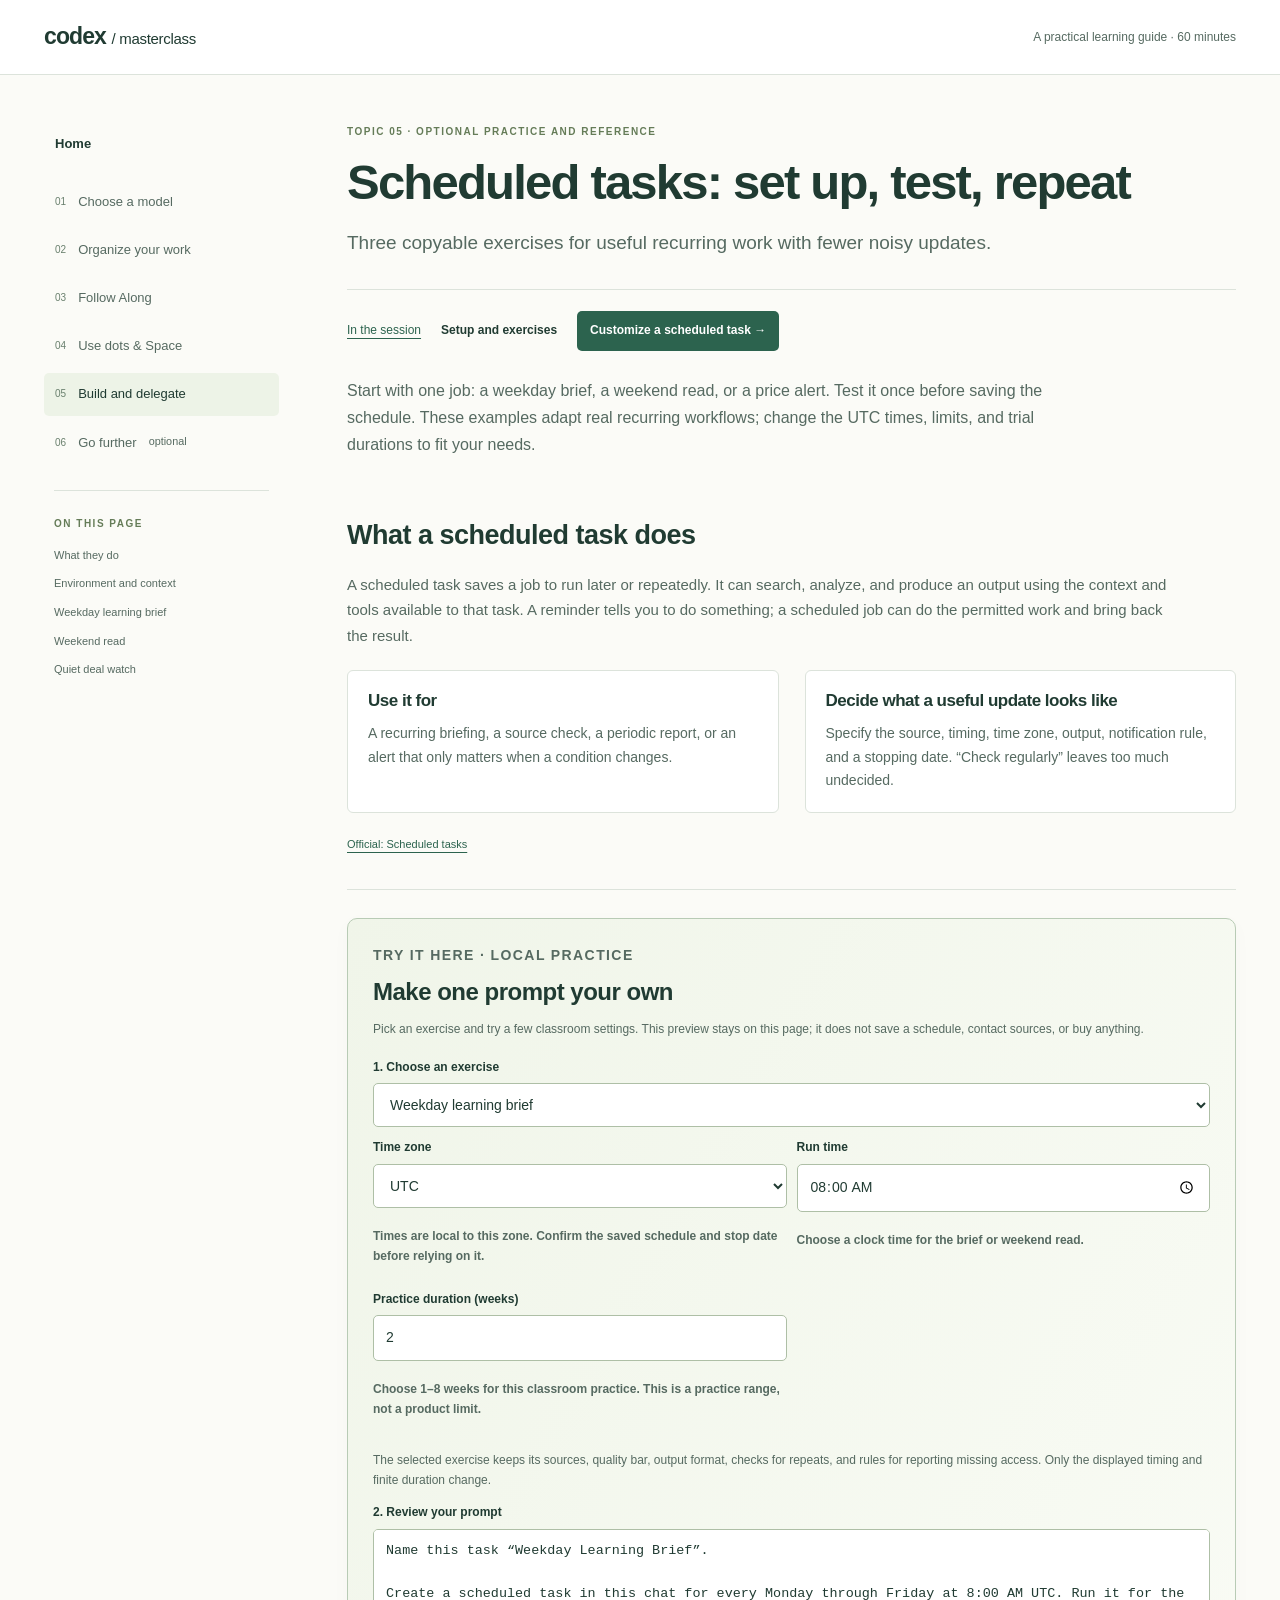
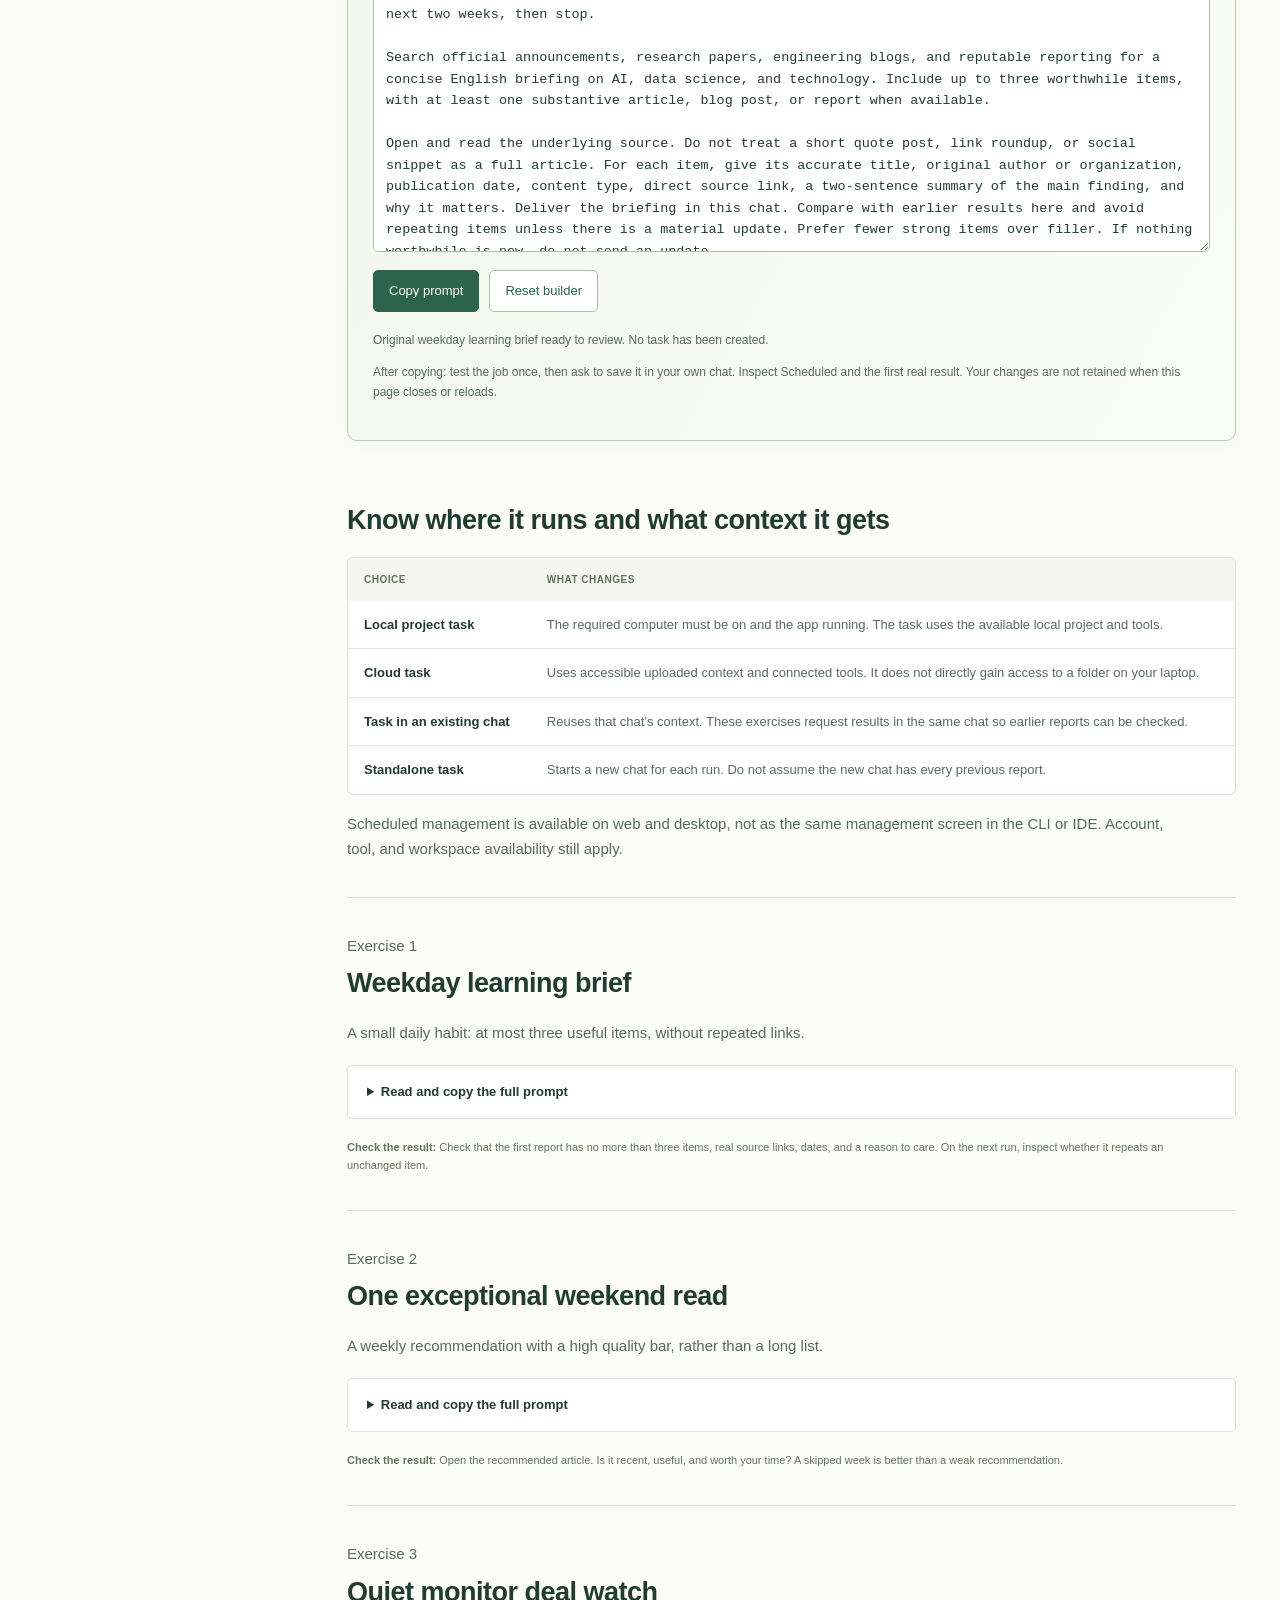
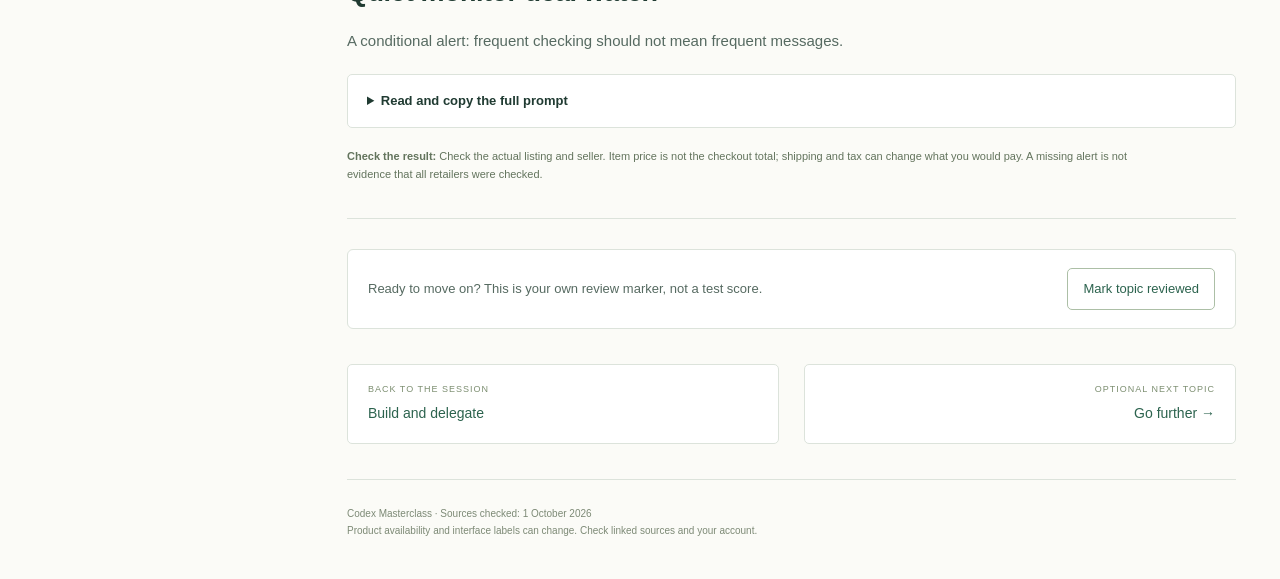
<file: scheduled-tasks-guide.html>
<!doctype html>
<html lang="en"><head><meta charset="utf-8"><meta name="viewport" content="width=device-width, initial-scale=1"><meta name="description" content="Three copyable exercises for useful recurring work with fewer noisy updates."><meta name="theme-color" content="#214b3d"><title>Scheduled tasks: set up, test, repeat · Codex Masterclass</title><link rel="stylesheet" href="styles.css"><link rel="stylesheet" href="assets/reading.css"><script src="app.js" defer></script><link rel="stylesheet" href="assets/workbook.css?v=2"><link rel="stylesheet" href="assets/workbook-tools.css?v=2"><script src="assets/workbook.js?v=3" defer></script><script src="assets/workbook-tools.js?v=4" defer></script></head>
<body><a class="skip" href="#content">Skip to lesson</a><header class="site-header"><a class="brand" href="index.html">codex <span>/ masterclass</span></a><span class="header-note">A practical learning guide · 60 minutes</span></header><div class="layout"><aside class="sidebar"><nav class="course-nav" aria-label="Course topics"><a href="index.html">Home</a><a href="models.html"><span>01</span>Choose a model</a><a href="workspace.html"><span>02</span>Organize your work</a><a href="pet.html"><span>03</span>Follow Along</a><a href="dots-space.html"><span>04</span>Use dots & Space</a><a href="build-demo.html" aria-current="location"><span>05</span>Build and delegate</a><a href="further-uses.html"><span>06</span>Go further <small>optional</small></a></nav><nav class="on-page" aria-label="On this page"><span class="eyebrow">On this page</span><a href="#basics">What they do</a><a href="#environment">Environment and context</a><a href="#exercise-brief">Weekday learning brief</a><a href="#exercise-read">Weekend read</a><a href="#exercise-deal">Quiet deal watch</a></nav></aside><main id="content"><header class="page-heading"><p class="eyebrow">Topic 05 · Optional practice and reference</p><h1>Scheduled tasks: set up, test, repeat</h1><p class="lead">Three copyable exercises for useful recurring work with fewer noisy updates.</p></header><nav class="reading-mode" aria-label="Lesson depth"><a href="pet.html#schedule-a-task">In the session</a><a href="scheduled-tasks-guide.html" aria-current="page">Setup and exercises</a></nav><p class="intro">Start with one job: a weekday brief, a weekend read, or a price alert. Test it once before saving the schedule. These examples adapt real recurring workflows; change the UTC times, limits, and trial durations to fit your needs.</p>
<section class="lesson-section" id="basics"><h2>What a scheduled task does</h2><p>A scheduled task saves a job to run later or repeatedly. It can search, analyze, and produce an output using the context and tools available to that task. A reminder tells you to do something; a scheduled job can do the permitted work and bring back the result.</p><div class="two-grid"><article><h3>Use it for</h3><p>A recurring briefing, a source check, a periodic report, or an alert that only matters when a condition changes.</p></article><article><h3>Decide what a useful update looks like</h3><p>Specify the source, timing, time zone, output, notification rule, and a stopping date. “Check regularly” leaves too much undecided.</p></article></div><div class="sources"><a href="https://learn.chatgpt.com/docs/automations">Official: Scheduled tasks</a></div></section>

<section class="lesson-section" id="environment"><h2>Know where it runs and what context it gets</h2><div class="table-scroll"><table><thead><tr><th>Choice</th><th>What changes</th></tr></thead><tbody><tr><th>Local project task</th><td>The required computer must be on and the app running. The task uses the available local project and tools.</td></tr><tr><th>Cloud task</th><td>Uses accessible uploaded context and connected tools. It does not directly gain access to a folder on your laptop.</td></tr><tr><th>Task in an existing chat</th><td>Reuses that chat’s context. These exercises request results in the same chat so earlier reports can be checked.</td></tr><tr><th>Standalone task</th><td>Starts a new chat for each run. Do not assume the new chat has every previous report.</td></tr></tbody></table></div><p>Scheduled management is available on web and desktop, not as the same management screen in the CLI or IDE. Account, tool, and workspace availability still apply.</p></section>
<section class="lesson-section" id="exercise-brief"><p class="section-label">Exercise 1</p><h2>Weekday learning brief</h2><p>A small daily habit: at most three useful items, without repeated links.</p><details><summary>Read and copy the full prompt</summary><div class="prompt"><div class="prompt-header"><span class="eyebrow">English prompt · customize before submitting</span><button class="copy-button" type="button" data-copy="task-brief" aria-label="Copy Weekday Learning Brief prompt" aria-live="polite">Copy prompt</button></div><pre class="prompt-text" id="task-brief">Name this task “Weekday Learning Brief”.

Create a scheduled task in this chat for every Monday through Friday at 8:00 AM UTC. Run it for the next two weeks, then stop.

Search official announcements, research papers, engineering blogs, and reputable reporting for a concise English briefing on AI, data science, and technology. Include up to three worthwhile items, with at least one substantive article, blog post, or report when available.

Open and read the underlying source. Do not treat a short quote post, link roundup, or social snippet as a full article. For each item, give its accurate title, original author or organization, publication date, content type, direct source link, a two-sentence summary of the main finding, and why it matters. Deliver the briefing in this chat. Compare with earlier results here and avoid repeating items unless there is a material update. Prefer fewer strong items over filler. If nothing worthwhile is new, do not send an update.

If earlier results are unavailable, say so and establish a baseline instead of claiming deduplication. If a required source cannot be checked, report the blocker once instead of claiming nothing changed.

Confirm the saved timing, time zone, destination, and stop date.</pre></div></details><p class="caption"><strong>Check the result:</strong> Check that the first report has no more than three items, real source links, dates, and a reason to care. On the next run, inspect whether it repeats an unchanged item.</p></section><section class="lesson-section" id="exercise-read"><p class="section-label">Exercise 2</p><h2>One exceptional weekend read</h2><p>A weekly recommendation with a high quality bar, rather than a long list.</p><details><summary>Read and copy the full prompt</summary><div class="prompt"><div class="prompt-header"><span class="eyebrow">English prompt · customize before submitting</span><button class="copy-button" type="button" data-copy="task-read" aria-label="Copy One Exceptional Weekend Read prompt" aria-live="polite">Copy prompt</button></div><pre class="prompt-text" id="task-read">Name this task “One Exceptional Weekend Read”.

Create a scheduled task in this chat for Saturdays at 9:00 AM UTC. Run it for four Saturdays, then stop.

Find one exceptional article or essay published in the previous 14 days about AI, technology, science, psychology, or learning. Prefer free access; if a paywalled piece is clearly strongest, label it.

Give the title, author, publication date, access status (free or paywalled), direct source link, a short summary, and three reasons it is worth reading. Deliver the recommendation in this chat. Check earlier results here and do not recommend the same piece twice. Choose quality over length or popularity. If no new article meets the standard, do not send an update.

If earlier results are unavailable, say so and establish a baseline instead of claiming deduplication. If a required source cannot be checked, report the blocker once instead of claiming nothing changed.

Confirm the saved timing, time zone, destination, and final run.</pre></div></details><p class="caption"><strong>Check the result:</strong> Open the recommended article. Is it recent, useful, and worth your time? A skipped week is better than a weak recommendation.</p></section><section class="lesson-section" id="exercise-deal"><p class="section-label">Exercise 3</p><h2>Quiet monitor deal watch</h2><p>A conditional alert: frequent checking should not mean frequent messages.</p><details><summary>Read and copy the full prompt</summary><div class="prompt"><div class="prompt-header"><span class="eyebrow">English prompt · customize before submitting</span><button class="copy-button" type="button" data-copy="task-deal" aria-label="Copy Quiet Monitor Deal Watch prompt" aria-live="polite">Copy prompt</button></div><pre class="prompt-text" id="task-deal">Name this task “Quiet Monitor Deal Watch”.

Create a scheduled task in this chat at 00:00, 06:00, 12:00, and 18:00 UTC each day for the next seven days, then stop.

Check Amazon and Walmart for exceptional deals on new 27-inch 4K monitors with at least 120 Hz and an OLED or high-spec mini-LED panel. Use $500 as the maximum item price. Verify the exact model, specifications, seller, availability, shipping charges, and any available price history. Do not treat an inflated list-price discount as proof of value.

Alert me in this chat only when a matching product is within the price limit and unusually good value. Include the exact model and key specifications, price, seller, direct product link, shipping information, and why it qualifies. Compare with earlier alerts here; do not repeat an alert unless the price, seller, bundle, or availability materially improves. Otherwise do not send an update. Do not buy anything.

If earlier alerts are unavailable, say so and establish a baseline instead of claiming deduplication. If a required source cannot be checked, report that blocker once instead of claiming there were no deals. Confirm the saved timing, time zone, destination, and stop date.</pre></div></details><p class="caption"><strong>Check the result:</strong> Check the actual listing and seller. Item price is not the checkout total; shipping and tax can change what you would pay. A missing alert is not evidence that all retailers were checked.</p></section>


<nav class="page-turn" aria-label="Continue learning"><a href="pet.html#schedule-a-task"><small>Back to the session</small>Build and delegate</a><a href="further-uses.html"><small>Optional next topic</small>Go further <span aria-hidden="true">→</span></a></nav><footer class="page-footer">Codex Masterclass · Sources checked: 1 October 2026<br>Product availability and interface labels can change. Check linked sources and your account.</footer></main></div></body></html>
</file>
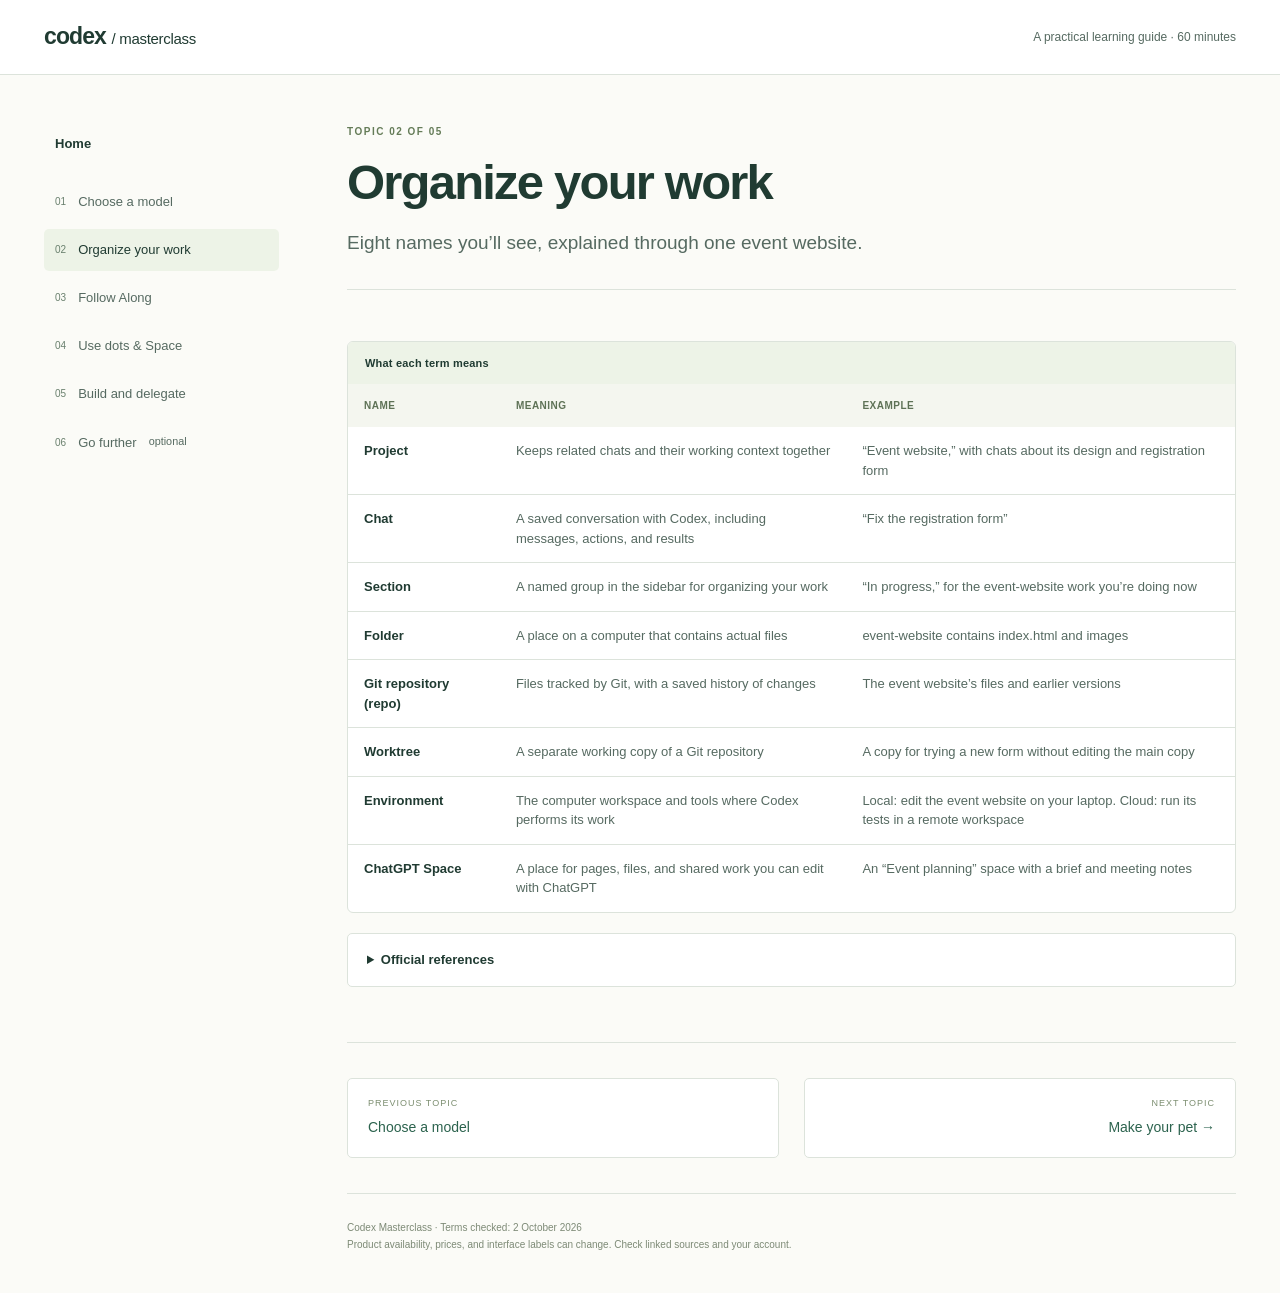
<file: workspace.html>
<!doctype html><html lang="en"><head><meta charset="utf-8"><meta name="viewport" content="width=device-width, initial-scale=1"><meta name="description" content="Keep related chats together, give each task a clear goal, and keep parallel code changes separate."><meta name="theme-color" content="#214b3d"><title>Organize your work · Codex Masterclass</title><link rel="stylesheet" href="styles.css"><script src="app.js" defer></script></head><body><a class="skip" href="#content">Skip to lesson</a><header class="site-header"><a class="brand" href="index.html">codex <span>/ masterclass</span></a><span class="header-note">A practical learning guide · 60 minutes</span></header><div class="layout"><aside class="sidebar"><nav class="course-nav" aria-label="Course topics"><a href="index.html">Home</a><a href="models.html"><span>01</span>Choose a model</a><a href="workspace.html" aria-current="page"><span>02</span>Organize your work</a><a href="pet.html"><span>03</span>Follow Along</a><a href="dots-space.html"><span>04</span>Use dots & Space</a><a href="build-demo.html"><span>05</span>Build and delegate</a><a href="further-uses.html"><span>06</span>Go further <small>optional</small></a></nav></aside><main id="content"><header class="page-heading"><p class="eyebrow">Topic 02 of 05</p><h1>Organize your work</h1><p class="lead">Eight names you’ll see, explained through one event website.</p></header><section class="lesson-section" id="terms"><div class="table-scroll" tabindex="0" role="region" aria-label="Workspace terms and examples"><table><caption>What each term means</caption><thead><tr><th scope="col">Name</th><th scope="col">Meaning</th><th scope="col">Example</th></tr></thead><tbody><tr><th scope="row">Project</th><td>Keeps related chats and their working context together</td><td>“Event website,” with chats about its design and registration form</td></tr><tr><th scope="row">Chat</th><td>A saved conversation with Codex, including messages, actions, and results</td><td>“Fix the registration form”</td></tr><tr><th scope="row">Section</th><td>A named group in the sidebar for organizing your work</td><td>“In progress,” for the event-website work you’re doing now</td></tr><tr><th scope="row">Folder</th><td>A place on a computer that contains actual files</td><td>event-website contains index.html and images</td></tr><tr><th scope="row">Git repository (repo)</th><td>Files tracked by Git, with a saved history of changes</td><td>The event website’s files and earlier versions</td></tr><tr><th scope="row">Worktree</th><td>A separate working copy of a Git repository</td><td>A copy for trying a new form without editing the main copy</td></tr><tr><th scope="row">Environment</th><td>The computer workspace and tools where Codex performs its work</td><td>Local: edit the event website on your laptop. Cloud: run its tests in a remote workspace</td></tr><tr><th scope="row">ChatGPT Space</th><td>A place for pages, files, and shared work you can edit with ChatGPT</td><td>An “Event planning” space with a brief and meeting notes</td></tr></tbody></table></div><details><summary>Official references</summary><div class="sources"><a href="https://learn.chatgpt.com/docs/projects#use-local-projects-for-folders-and-codebases">Projects and folders</a><a href="https://learn.chatgpt.com/docs/glossary">Chats and other terms</a><a href="https://github.com/openai/codex/releases/tag/rust-v0.147.0">Sidebar sections</a><a href="https://git-scm.com/book/en/v2/Git-Basics-Getting-a-Git-Repository">Git repositories</a><a href="https://learn.chatgpt.com/docs/environments/git-worktrees">Worktrees</a><a href="https://learn.chatgpt.com/docs/environments/modes">Local and Cloud environments</a><a href="https://learn.chatgpt.com/docs/space">ChatGPT Space</a></div></details></section><nav class="page-turn" aria-label="Continue learning"><a href="models.html"><small>Previous topic</small>Choose a model</a><a href="pet.html"><small>Next topic</small>Make your pet <span aria-hidden="true">→</span></a></nav><footer class="page-footer">Codex Masterclass · Terms checked: 2 October 2026<br>Product availability, prices, and interface labels can change. Check linked sources and your account.</footer></main></div></body></html>
</file>
<file: styles.css>
:root{--bg:#fbfbf7;--paper:#fff;--ink:#203b32;--muted:#566a61;--line:#dce3db;--soft:#edf3e7;--accent:#2c634e;--warm:#f4f0df}*{box-sizing:border-box}html{scroll-behavior:smooth;scroll-padding-top:30px}body{margin:0;background:var(--bg);color:var(--ink);font:16px/1.7 -apple-system,BlinkMacSystemFont,'Segoe UI',Arial,sans-serif}a{color:var(--accent);text-underline-offset:4px}a:hover{text-decoration-thickness:2px}a:focus-visible,button:focus-visible,select:focus-visible,summary:focus-visible,[tabindex]:focus-visible{outline:3px solid #6f973a;outline-offset:4px}h1,h2,h3,p{margin:0}h1,h2,h3{line-height:1.25;letter-spacing:-.5px}h1{font-size:clamp(34px,4vw,49px);font-weight:650;letter-spacing:-1.8px;margin:12px 0 15px}h2{font-size:27px;font-weight:650;margin-bottom:19px}h3{font-size:17px;font-weight:650;margin-bottom:10px}p+p{margin-top:13px}ul,ol{padding-left:22px;margin:12px 0}li{padding-left:3px;margin:7px 0}.site-header{height:75px;border-bottom:1px solid var(--line);padding:0 44px;display:flex;align-items:center;justify-content:space-between;background:var(--paper)}.brand{font-weight:750;font-size:23px;text-decoration:none;letter-spacing:-.9px;color:var(--ink)}.brand span{font-weight:450;font-size:15px;letter-spacing:-.3px}.header-note{font-size:12px;color:var(--muted)}.layout{max-width:1340px;margin:auto;display:grid;grid-template-columns:235px minmax(0,1fr);gap:68px;padding:48px 44px 0}.sidebar{position:sticky;top:25px;align-self:start}.course-nav{display:flex;flex-direction:column;gap:6px}.course-nav a{font-size:13px;color:var(--muted);text-decoration:none;padding:10px 11px;border-radius:5px;display:flex;gap:12px}.course-nav a:first-child{font-weight:650;margin-bottom:10px;color:var(--ink)}.course-nav a span{font-size:10px;color:#6a806e;margin-top:2px}.course-nav a[aria-current],.course-nav a:hover{background:var(--soft);color:var(--ink)}.on-page{border-top:1px solid var(--line);margin:26px 10px 0;padding-top:24px;display:flex;flex-direction:column;gap:10px}.on-page a{font-size:11px;color:var(--muted);text-decoration:none}.on-page .eyebrow{margin-bottom:4px}.sidebar-note{font-size:11px;color:#74806f;margin:35px 10px;line-height:1.8}.eyebrow{text-transform:uppercase;letter-spacing:1.5px;font-size:10px;color:#657c58;font-weight:650}.page-heading{padding-bottom:30px;border-bottom:1px solid var(--line)}.lead{font-size:19px;line-height:1.6;color:var(--muted);max-width:750px}.intro{font-size:16px;margin:26px 0;color:var(--muted);max-width:720px}.course-map{display:flex;flex-direction:column;margin:30px 0}.topic-card{padding:24px 0;display:grid;grid-template-columns:42px 1fr 68px;gap:12px;border-bottom:1px solid var(--line);text-decoration:none;color:var(--ink)}.topic-card:first-child{border-top:1px solid var(--line)}.topic-card:hover{background:var(--soft)}.topic-number{font-size:13px;color:#68835b;padding-top:4px}.topic-card h2{font-size:22px;margin:0 0 8px}.topic-card p{font-size:14px;line-height:1.6;color:var(--muted);max-width:600px}.topic-sub{display:block;font-size:11px;color:#708568;margin-top:10px}.topic-time{font-size:11px;white-space:nowrap;text-align:right;padding-top:5px}.topic-time b{margin-left:9px;font-weight:400}.lesson-section{padding:35px 0;border-bottom:1px solid var(--line);scroll-margin-top:25px}.lesson-section>p{color:var(--muted);max-width:820px;font-size:15px}.two-grid,.three-grid{display:grid;grid-template-columns:repeat(2,minmax(0,1fr));gap:26px;margin:22px 0}.three-grid{grid-template-columns:repeat(3,minmax(0,1fr));gap:22px}.two-grid article,.three-grid article{padding:19px 20px;border:1px solid var(--line);border-radius:6px;background:var(--paper)}.two-grid p,.three-grid p,.two-grid li{font-size:14px;color:var(--muted)}.step{display:inline-flex;border:1px solid #b6c9a8;width:28px;height:28px;justify-content:center;align-items:center;font-size:11px;border-radius:50%;margin-bottom:17px}.callout{border-left:3px solid #8fac6b;background:var(--soft);padding:20px 23px;margin:25px 0;border-radius:0 5px 5px 0}.callout strong{font-size:14px}.callout p{font-size:14px;color:var(--muted);margin-top:6px}.callout.pending{background:var(--warm);border-color:#bba76e}.sources{display:flex;gap:9px 17px;flex-wrap:wrap;font-size:11px;margin:20px 0 0;color:var(--muted)}.sources strong{font-weight:600}.sources a span{font-family:Arial,sans-serif}.table-toolbar{display:flex;align-items:center;gap:12px;margin:23px 0 12px}.table-toolbar label{font-size:12px;font-weight:650}.table-toolbar span{margin-left:auto;font-size:10px;color:var(--muted)}select{font:inherit;font-size:13px;border:1px solid #a7b99a;background:white;padding:7px 30px 7px 10px;border-radius:4px;color:var(--ink)}.table-scroll{overflow-x:auto;margin:16px 0;border:1px solid var(--line);border-radius:6px;background:white}table{border-collapse:collapse;width:100%;font-size:13px;text-align:left;line-height:1.5}caption{text-align:left;background:var(--soft);padding:13px 17px;font-size:11px;font-weight:600;letter-spacing:.2px}th,td{padding:14px 16px;border-bottom:1px solid var(--line);vertical-align:top}tr:last-child td,tr:last-child th{border-bottom:none}thead th{font-size:10px;text-transform:uppercase;letter-spacing:.5px;background:#f4f6ef;color:#5e7256}tbody th{font-weight:600;min-width:140px}td{color:var(--muted)}table small{display:block;font-size:10px;font-weight:400;color:#6e7f64;max-width:205px;margin-top:5px}.score,.bench-cost{font-variant-numeric:tabular-nums}.score{font-weight:700;color:var(--ink);font-size:16px}.caption{font-size:11px!important;line-height:1.6;color:#63745d!important;margin-top:12px}.fineprint{margin:20px 0}.fineprint p{font-size:12px;color:var(--muted)}details{border:1px solid var(--line);border-radius:5px;padding:15px 19px;margin:20px 0;background:white}summary{cursor:pointer;font-size:13px;font-weight:600}details>p{font-size:14px;color:var(--muted);margin-top:13px}.decision-list article{padding:19px 0;border-bottom:1px solid var(--line)}.decision-list article:last-child{border:0}.decision-list p{font-size:14px;color:var(--muted)}.practice{padding:23px;background:#f1f2e9;border:1px solid #dfe3d0;border-radius:6px;margin-top:26px}.practice h3{margin-top:10px;font-size:18px;font-weight:550}.practice details{margin-bottom:0;background:var(--bg)}.concept-list{display:flex;flex-direction:column}.concept-list article{display:grid;grid-template-columns:110px 1fr;gap:25px;padding:18px 0;border-bottom:1px solid var(--line)}.concept-list article:last-child{border:0}.concept-list h3{margin:2px 0}.concept-list p{font-size:14px;color:var(--muted)}.worked-example{background:white;border:1px solid var(--line);border-radius:5px;padding:24px;margin:22px 0}.worked-example h3{margin-top:12px}.worked-example p,.worked-example li{font-size:14px;color:var(--muted)}.prompt{padding:23px;background:#eef3e9;border:1px solid #dbe5d2;border-radius:5px;margin:23px 0}.prompt p{font-size:15px;line-height:1.8;margin-top:10px;color:#345240}.checklist{margin:20px 0}.checklist p{padding:14px 0;border-bottom:1px solid var(--line);font-size:14px;color:var(--muted);margin:0}.checklist strong{color:var(--ink)}kbd{font:11px ui-monospace,monospace;background:#eef0e7;border:1px solid #ccd5c6;border-radius:4px;padding:2px 5px}.steps{counter-reset:step;list-style:none;padding:0}.steps li{padding:18px 0 18px 43px;position:relative;border-bottom:1px solid var(--line);margin:0;font-size:14px}.steps li:before{counter-increment:step;content:counter(step);position:absolute;left:0;top:17px;display:grid;place-items:center;width:27px;height:27px;border:1px solid #b5c9a6;border-radius:50%;font-size:11px;color:#60814d}.steps p{font-size:14px;color:var(--muted);margin-top:7px}.page-turn{display:grid;grid-template-columns:1fr 1fr;gap:25px;margin:35px 0}.page-turn a{border:1px solid var(--line);border-radius:5px;padding:17px 20px;text-decoration:none;font-size:14px;background:white}.page-turn a:last-child{text-align:right}.page-turn small{font-size:9px;letter-spacing:1px;text-transform:uppercase;display:block;color:#7c8e70;margin-bottom:5px}.page-footer{font-size:10px;color:#7d8a76;padding:25px 0 40px;border-top:1px solid var(--line)}.skip{position:fixed;top:-100px;left:15px;background:var(--ink);color:white;padding:10px;z-index:10}.skip:focus{top:10px}.prompt-text{white-space:pre-wrap;overflow-wrap:anywhere;font:13px/1.7 ui-monospace,monospace;margin:15px 0 0}.copy-button{font:inherit;font-size:12px;background:var(--accent);color:white;border:0;border-radius:4px;padding:8px 14px;cursor:pointer}.prompt-header{display:flex;align-items:center;justify-content:space-between;gap:15px}@media(max-width:1000px){.layout{grid-template-columns:190px minmax(0,1fr);gap:35px;padding:35px 26px 0}.site-header{padding:0 26px}.three-grid{grid-template-columns:1fr}.three-grid article{padding:20px}.three-grid .step{float:left;margin:0 15px 25px 0}.two-grid{gap:14px}.two-grid article{padding:17px}.table-toolbar{flex-wrap:wrap}.table-toolbar span{width:100%;margin:0}}@media(max-width:760px){body{font-size:15px}.site-header{height:65px;padding:0 20px}.brand{font-size:21px}.brand span{font-size:13px}.header-note{display:none}.layout{display:block;padding:20px 20px 0}.sidebar{position:static}.course-nav{display:grid;grid-template-columns:1fr 1fr;gap:4px}.course-nav a{font-size:11px;gap:8px;padding:9px 8px;background:#f2f4ec}.course-nav a:first-child{grid-column:1/-1;margin:0 0 5px}.on-page,.sidebar-note{display:none}.page-heading{padding:27px 0 24px}h1{font-size:36px;letter-spacing:-1.2px}.lead{font-size:17px}.lesson-section{padding:28px 0}h2{font-size:24px}.topic-card{grid-template-columns:25px 1fr;gap:10px;padding:22px 0}.topic-card h2{font-size:20px}.topic-time{grid-column:2;text-align:left;padding:0}.topic-time b{float:right}.two-grid,.three-grid{grid-template-columns:1fr;gap:13px}.concept-list article{grid-template-columns:1fr;gap:6px;padding:17px 0}.concept-list h3{font-size:18px}.table-scroll table{min-width:540px}.table-toolbar span{font-size:10px}.worked-example,.prompt,.practice{padding:19px}.page-turn{gap:10px}.page-turn a{font-size:12px;padding:13px}.page-turn small{font-size:8px}.callout{padding:18px}.sources{gap:8px 14px}.steps li{padding-left:38px}}@media(prefers-reduced-motion:reduce){html{scroll-behavior:auto}}@media print{.sidebar,.site-header,.page-turn,.copy-button{display:none}.layout{display:block;padding:0}body{background:white;font-size:11px}h1{font-size:30px}h2{font-size:22px}.table-scroll{overflow:visible}.lesson-section{break-inside:avoid}.page-footer{padding:15px 0}.two-grid,.three-grid{break-inside:avoid}}
</file>
<file: assets/reading.css>
/* Additional reading components; the accepted course typography is unchanged. */
.reading-link{display:flex;align-items:center;justify-content:space-between;gap:20px;padding:20px 23px;margin:25px 0;background:var(--soft);border:1px solid var(--line);border-radius:6px;text-decoration:none}.reading-link strong{display:block;font-size:16px}.reading-link small{display:block;color:var(--muted);font-size:12px;margin-top:5px}.reading-link>span:last-child{font-size:22px}.reading-path{display:flex;gap:10px 18px;flex-wrap:wrap;margin:22px 0;font-size:12px}.reading-path a{padding:6px 0}.lesson-section .section-intro{font-size:17px;color:var(--ink);margin-bottom:20px}.code-example{background:#f0f3eb;border:1px solid var(--line);border-radius:6px;padding:19px 22px;margin:18px 0;overflow-x:auto;white-space:pre;font:12px/1.8 ui-monospace,SFMono-Regular,Consolas,monospace;color:var(--ink)}.lesson-section code:not(pre code){font:12px ui-monospace,SFMono-Regular,Consolas,monospace;overflow-wrap:anywhere;background:#edf1e7;padding:2px 4px;border-radius:3px}.reading-list li{font-size:15px;color:var(--muted);margin:12px 0}.reading-list strong{color:var(--ink)}.example-result{border-top:1px solid var(--line);padding-top:15px;margin-top:17px!important}.reading-mode{display:flex;gap:20px;font-size:12px;margin-top:21px}.reading-mode [aria-current]{font-weight:700;color:var(--ink);text-decoration:none}.source-note{font-size:12px;color:var(--muted);margin-top:18px}.lesson-section .subsection{margin-top:29px}.section-label{font-size:11px;color:var(--muted);margin-bottom:9px}.optional-note{font-size:13px;color:var(--muted);padding:16px 0}.reading-table td:first-child{min-width:145px}.checkpoints{list-style:none;padding:0}.checkpoints li{font-size:14px;padding:10px 0;border-bottom:1px solid var(--line);color:var(--muted)}.checkpoints strong{color:var(--ink)}@media(max-width:760px){.reading-link{padding:17px}.code-example{font-size:11px;padding:15px}.reading-path{gap:5px 16px}.reading-mode{gap:16px}.reading-table table{min-width:570px}}@media print{.reading-path,.reading-mode{display:none}.code-example{white-space:pre-wrap;overflow-wrap:anywhere}.lesson-section{break-inside:auto}}
</file>
<file: assets/workbook.css>
/* Interactive learning tools. Reference lessons remain usable without JavaScript. */
.wb-panel{margin:28px 0;padding:25px;border:1px solid #b8cbb5;border-radius:10px;background:linear-gradient(120deg,#f0f5e9,#fafcf6);box-shadow:0 5px 20px #26413206;scroll-margin-top:25px}.wb-panel *{box-sizing:border-box}.wb-kicker{font-size:10px;font-weight:700;letter-spacing:1.4px;text-transform:uppercase;color:#54734d;margin-bottom:9px}.wb-heading{font-size:24px;letter-spacing:-.5px;margin:0 0 10px}.wb-panel>p{font-size:14px;color:var(--muted)}.wb-note{font-size:12px!important;color:var(--muted);margin:12px 0}.wb-controls,.wb-actions{display:flex;align-items:center;gap:10px;flex-wrap:wrap;margin:18px 0}.wb-field{display:flex;flex-direction:column;gap:6px;font-size:12px;font-weight:650;min-width:0}.wb-field input,.wb-field select,.wb-field textarea{font:inherit;font-size:14px;font-weight:400;color:var(--ink);width:100%;min-width:0;background:white;border:1px solid #aebfa6;padding:10px 12px;border-radius:5px;min-height:44px}.wb-field textarea{min-height:80px;resize:vertical}.wb-field input:focus-visible,.wb-field textarea:focus-visible{outline:3px solid #6f973a;outline-offset:3px}.wb-button,.wb-button-secondary,.wb-panel button{font:inherit;font-size:13px;line-height:1.4;padding:10px 15px;min-height:42px;border:1px solid #2c634e;border-radius:5px;background:var(--accent);color:white;cursor:pointer;text-decoration:none;display:inline-flex;align-items:center;justify-content:center;gap:7px}.wb-button-secondary,.wb-panel .wb-button-secondary{background:white;color:var(--accent);border-color:#acbfa6}.wb-panel button:hover,.wb-button:hover{filter:brightness(.95)}.wb-panel button[aria-pressed=true]{background:var(--ink);color:white;box-shadow:inset 0 0 0 1px var(--ink)}.wb-panel button:disabled{cursor:not-allowed;opacity:.5}.wb-grid{display:grid;grid-template-columns:1fr 1fr;gap:18px;margin:20px 0}.wb-stack{display:grid;gap:13px}.wb-output{padding:20px;background:white;border:1px solid var(--line);border-radius:7px;min-width:0}.wb-output h3{font-size:18px;margin:0 0 11px}.wb-output p{font-size:14px;color:var(--muted)}.wb-output pre,pre.wb-output{white-space:pre-wrap;overflow-wrap:anywhere;font:12px/1.7 ui-monospace,monospace;max-width:100%;overflow:auto}.wb-output label{display:block}.wb-feedback{border-left:3px solid #7e9c69;padding:13px 16px;background:#f8faf2;font-size:14px;color:var(--ink);margin:15px 0;min-height:54px}.wb-feedback:empty{display:none}.wb-panel .wb-feedback p{font-size:14px}.wb-choice-list{display:grid;gap:9px;margin:17px 0}.wb-choice-list button{justify-content:flex-start;text-align:left;background:white;color:var(--ink);border-color:#b8c8b0}.wb-choice-list button[aria-pressed=true]{background:var(--ink);color:white}.wb-progress{display:flex;gap:15px;align-items:center;flex-wrap:wrap}.wb-progress progress{flex:1;min-width:100px;height:12px;accent-color:var(--accent)}.wb-progress p{font-size:13px}.wb-checks{display:grid;grid-template-columns:1fr 1fr;gap:10px;margin-top:20px}.wb-checks label{display:flex;align-items:center;gap:10px;padding:11px;background:white;border:1px solid var(--line);border-radius:5px;font-size:13px;cursor:pointer}.wb-checks input{width:18px;height:18px;accent-color:var(--accent)}.wb-route{padding:16px 20px;background:white;border:1px solid var(--line);border-radius:6px;margin:17px 0}.wb-route ol{font-size:14px;margin:9px 0}.wb-metrics{display:grid;grid-template-columns:1fr 1fr;gap:12px;margin:15px 0}.wb-metric{border:1px solid var(--line);padding:13px;border-radius:6px;background:#fafcf6}.wb-metric span{display:block;font-size:11px;color:var(--muted)}.wb-metric strong{display:block;font-size:25px;font-weight:650;margin-top:4px}.wb-model-name{font-size:16px!important;margin-top:12px!important}.wb-source-links{display:flex;gap:12px;flex-wrap:wrap;font-size:11px;margin-top:12px}.wb-compare-summary{padding:17px 20px;border:1px solid #b6caa9;background:#e5eedb;border-radius:6px;font-size:14px}.wb-filter{display:flex;gap:8px;flex-wrap:wrap;align-items:center;margin:20px 0 10px}.wb-filter label{display:flex;align-items:center;gap:6px;font-size:12px;background:var(--soft);padding:7px 10px;border-radius:4px;cursor:pointer}.wb-filter input{accent-color:var(--accent)}.wb-canvas{background:#fff;border:1px solid #bdcdb5;border-radius:7px;padding:20px;margin:18px 0}.wb-canvas-header{display:flex;justify-content:space-between;gap:12px;border-bottom:1px solid var(--line);padding-bottom:10px;font-size:12px;color:var(--muted)}.wb-cards{display:flex;gap:12px;margin:20px 0}.wb-card{width:72px;height:98px;background:white;border:1px solid #90a084;border-radius:7px;display:grid;place-items:center;font-size:17px;font-weight:650;box-shadow:2px 3px 0 #e6ecde}.wb-card b{font-size:23px}.wb-complete{margin:30px 0;padding:18px 20px;display:flex;align-items:center;justify-content:space-between;gap:14px;flex-wrap:wrap;border:1px solid var(--line);border-radius:6px;background:white}.wb-complete p{font-size:13px;color:var(--muted)}.wb-panel .wb-reset{margin-left:auto}.wb-count{font-size:11px;color:var(--muted)}.wb-live{font-size:12px;margin-top:12px;color:var(--accent)}.wb-tag{font-size:10px;color:var(--accent);background:#e5eedb;padding:4px 7px;border-radius:4px}.wb-panel a{overflow-wrap:anywhere}.wb-panel small{font-size:11px;color:var(--muted)}@media(max-width:760px){.wb-panel{padding:19px;margin:23px 0}.wb-heading{font-size:22px}.wb-grid,.wb-checks{grid-template-columns:1fr}.wb-controls{align-items:stretch}.wb-controls .wb-field{flex:1 1 150px}.wb-button,.wb-button-secondary,.wb-panel button{min-height:44px}.wb-output{padding:17px}.wb-panel .wb-reset{margin-left:0}.wb-cards{gap:8px}.wb-card{width:60px;height:84px}.wb-metrics{gap:8px}.wb-metric{padding:10px}}@media(prefers-reduced-motion:reduce){.wb-panel *{scroll-behavior:auto!important;transition:none!important}}@media print{.wb-panel,.wb-complete,.wb-filter{display:none}}

.wb-entry-row{margin:20px 0}.wb-entry{display:inline-flex;align-items:center;font-size:12px;font-weight:650;padding:9px 13px;background:var(--accent);color:white;border-radius:5px;text-decoration:none;min-height:40px}.wb-entry:hover{background:var(--ink)}.reading-mode{flex-wrap:wrap;align-items:center}.wb-panel [hidden]{display:none!important}@media print{.wb-entry-row,.wb-entry{display:none}}
</file>
<file: assets/workbook-tools.css>
/* Small additions to the shared workbook components. No motion or network assets. */
.wb-tools .wb-tools-controls { display: grid; align-items: start; grid-template-columns: repeat(2, minmax(0, 1fr)); }
.wb-tools .wb-tools-wide { grid-column: 1 / -1; }
.wb-tools [hidden] { display: none !important; }
.wb-tools .wb-field { min-width: 0; }
.wb-tools .wb-tools-output { display: block; width: 100%; max-width: 100%; box-sizing: border-box; resize: vertical; min-height: 8rem; font: 0.84rem/1.6 var(--mono, ui-monospace, SFMono-Regular, Consolas, monospace); white-space: pre-wrap; overflow-wrap: anywhere; }
.wb-tools .wb-tools-status { min-height: 1.5em; }
.wb-tools .wb-tools-explanation { margin: 1rem 0; }
.wb-tools .wb-tools-explanation p { margin: 0.6rem 0; }
.wb-tools [aria-invalid="true"] { outline: 2px solid #9b302a; outline-offset: 2px; }
.wb-tools button:disabled { cursor: not-allowed; opacity: 0.55; }
@media (max-width: 600px) { .wb-tools .wb-tools-controls { grid-template-columns: minmax(0, 1fr); } }
</file>
<file: assets/cloud-learning.css>
.cloud-diagram{margin:24px 0;text-align:center}.cloud-template{display:grid;gap:7px;padding:18px;background:#eaf1e3;border:1px solid #abc19e;border-radius:7px}.cloud-template span,.cloud-branches span{font-size:12px;color:var(--muted)}.cloud-arrow{display:block;font-size:25px;padding:6px}.cloud-branches{display:grid;grid-template-columns:repeat(3,minmax(0,1fr));gap:12px}.cloud-branches article{display:grid;gap:8px;padding:17px;border:1px solid var(--line);background:white;border-radius:6px;min-width:0}.cloud-readiness{border-left:3px solid #ad8444;background:#f8f1e5;padding:17px 20px;margin:22px 0}.cloud-readiness p{font-size:13px;margin-bottom:0}.cloud-lab li{font-size:14px;margin-bottom:10px}.architecture-flow{display:grid;grid-template-columns:repeat(3,minmax(0,1fr));gap:12px;margin:24px 0}.architecture-flow article{padding:17px;border:1px solid var(--line);border-radius:6px;background:white}.architecture-flow h3{font-size:17px;margin:7px 0}.architecture-flow p{font-size:12px;margin:0}.architecture-context{padding:18px;border:1px solid #adc5a2;border-radius:6px;background:#edf4e7;margin:15px 0}.architecture-context p{font-size:13px;margin:7px 0 0}@media(max-width:650px){.cloud-branches,.architecture-flow{grid-template-columns:1fr}.cloud-branches article{padding:14px}.cloud-lab{padding:18px}}@media print{.cloud-lab{display:none}}
</file>
<file: assets/pet-demo.css>
.pet-heading{display:grid;grid-template-columns:minmax(0,1fr) 176px;gap:24px;align-items:center}.pet-heading-copy .lead{font-size:18px}.pet-mini{position:relative;width:176px;align-self:start;background:var(--soft);border:1px solid #dfe7d7;border-radius:10px}.pet-playground{position:relative;height:159px;display:grid;place-items:center;overflow:hidden;border-radius:10px;touch-action:pan-y}.pet-playground:focus-visible{outline:3px solid #6f973a;outline-offset:3px}.pet-sprite{width:192px;height:208px;background-repeat:no-repeat;background-size:1536px 2288px;position:absolute;left:50%;top:50%;transform:translate(-50%,-50%) scale(.69);transform-origin:center;pointer-events:none}.pet-control-menu{margin:0;border:0;border-top:1px solid #dfe7d7;border-radius:0 0 10px 10px;padding:7px 10px;background:transparent}.pet-control-menu summary{font-size:11px;font-weight:600;color:var(--ink);list-style:none;display:flex;justify-content:space-between;gap:10px}.pet-control-menu summary::-webkit-details-marker{display:none}.pet-control-menu summary span{font-size:9px;font-weight:400;color:var(--muted)}.pet-control-menu summary span:after{content:' +';font-weight:600}.pet-control-menu[open] summary span:after{content:' −'}.pet-control-menu[open]{position:absolute;left:0;right:0;top:159px;z-index:2;background:var(--bg);border:1px solid #dfe7d7;border-radius:0 0 10px 10px;box-shadow:0 8px 16px #203b3210}.pet-control-help{font-size:10px!important;line-height:1.5;color:var(--muted);margin:9px 0}.pet-demo-controls{display:grid;grid-template-columns:1fr 1fr;gap:5px}.pet-demo-controls button{font:inherit;font-size:10px;padding:6px 3px;min-height:30px;border:1px solid #becdb5;border-radius:4px;background:white;color:var(--ink);cursor:pointer}.pet-demo-controls button:hover{background:var(--soft)}.pet-demo-controls [data-motion-toggle]{grid-column:1/-1;background:var(--ink);color:white;border-color:var(--ink)}.pet-demo-status{position:absolute;width:1px;height:1px;padding:0;margin:-1px;overflow:hidden;clip:rect(0,0,0,0);white-space:nowrap;border:0}@media(max-width:760px){.pet-heading{grid-template-columns:minmax(0,1fr) 124px;gap:10px;align-items:start}.pet-mini{width:124px}.pet-heading h1{font-size:30px;letter-spacing:-1px}.pet-heading .lead{font-size:15px}.pet-playground{height:122px}.pet-sprite{transform:translate(-50%,-50%) scale(.53)}.pet-control-menu[open]{top:122px;width:176px;left:auto;right:0}.pet-control-menu summary{font-size:10px}.pet-control-menu summary span{font-size:8px}}@media(max-width:380px){.pet-heading{grid-template-columns:minmax(0,1fr) 104px}.pet-mini{width:104px}.pet-playground{height:106px}.pet-sprite{transform:translate(-50%,-50%) scale(.46)}.pet-control-menu[open]{top:106px}.pet-heading h1{font-size:27px}.pet-heading .eyebrow{font-size:9px}}@media print{.pet-control-menu,.pet-demo-status{display:none}}
</file>
